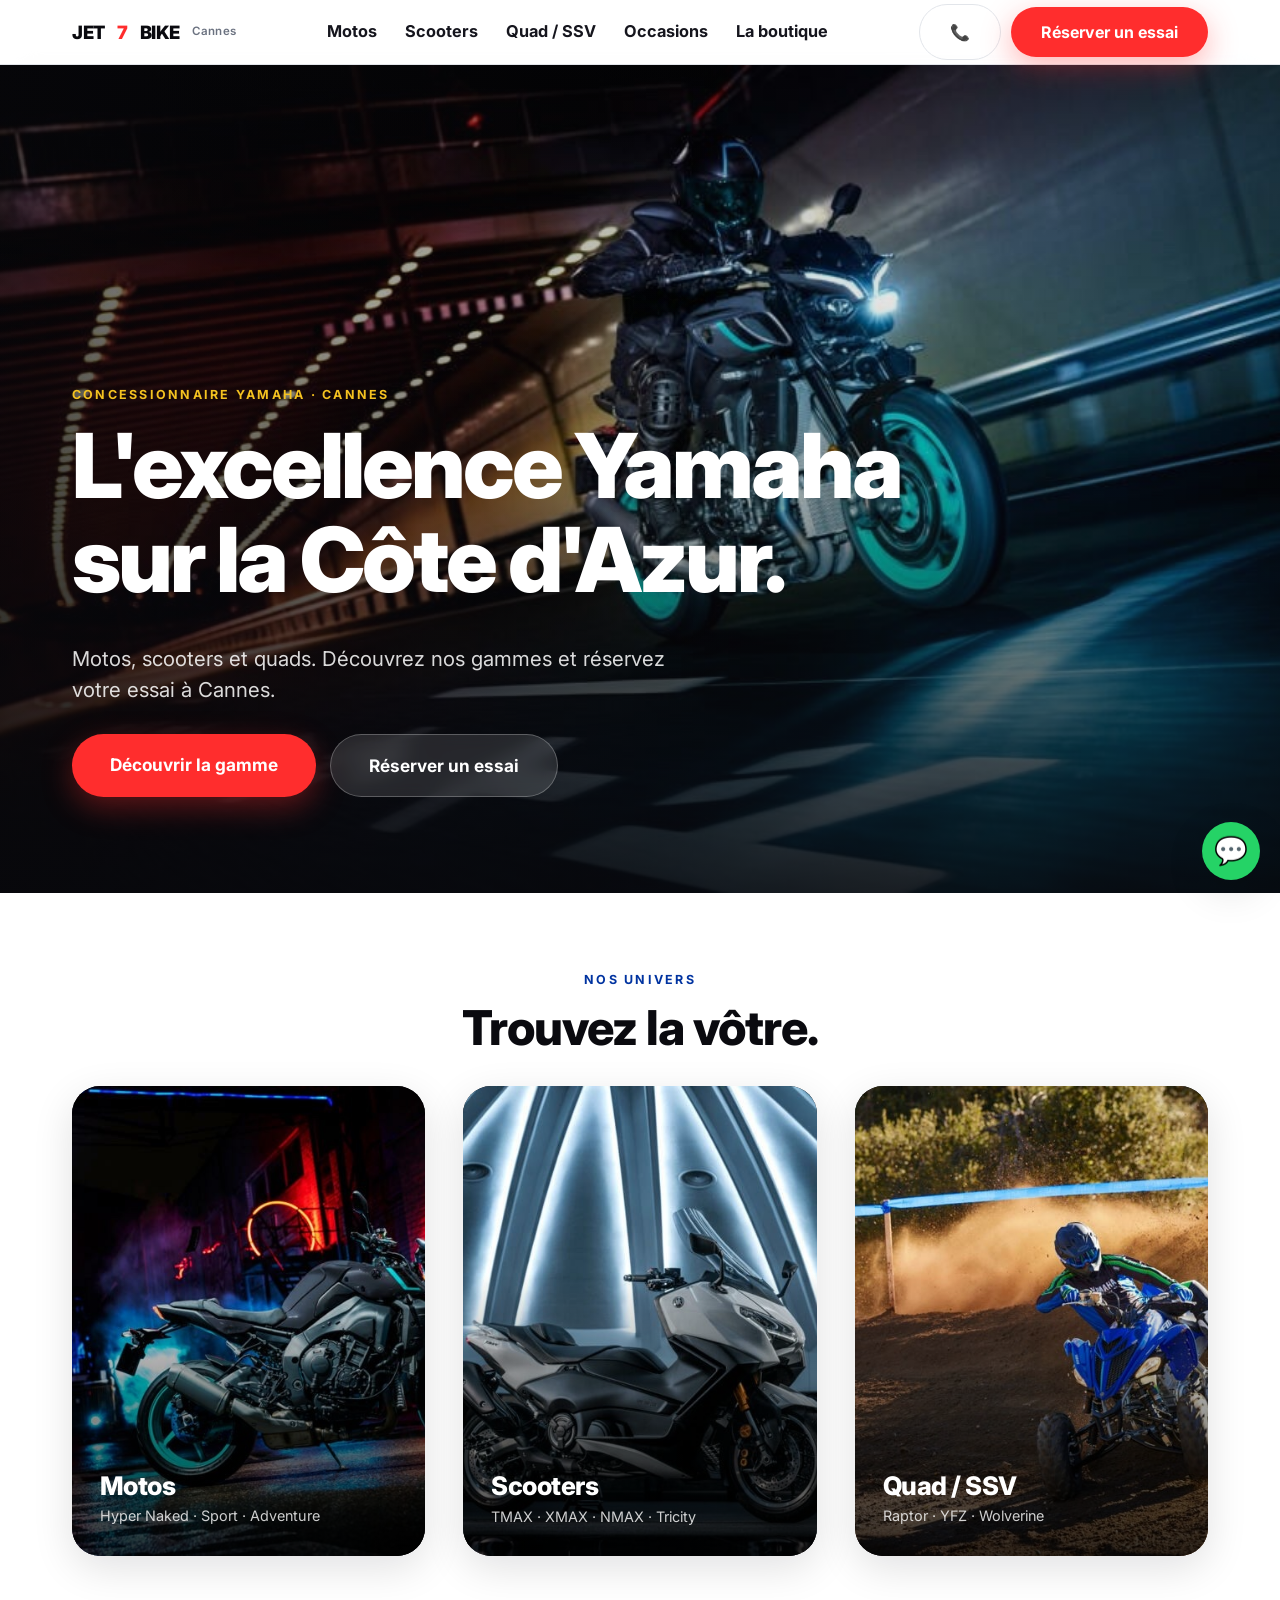
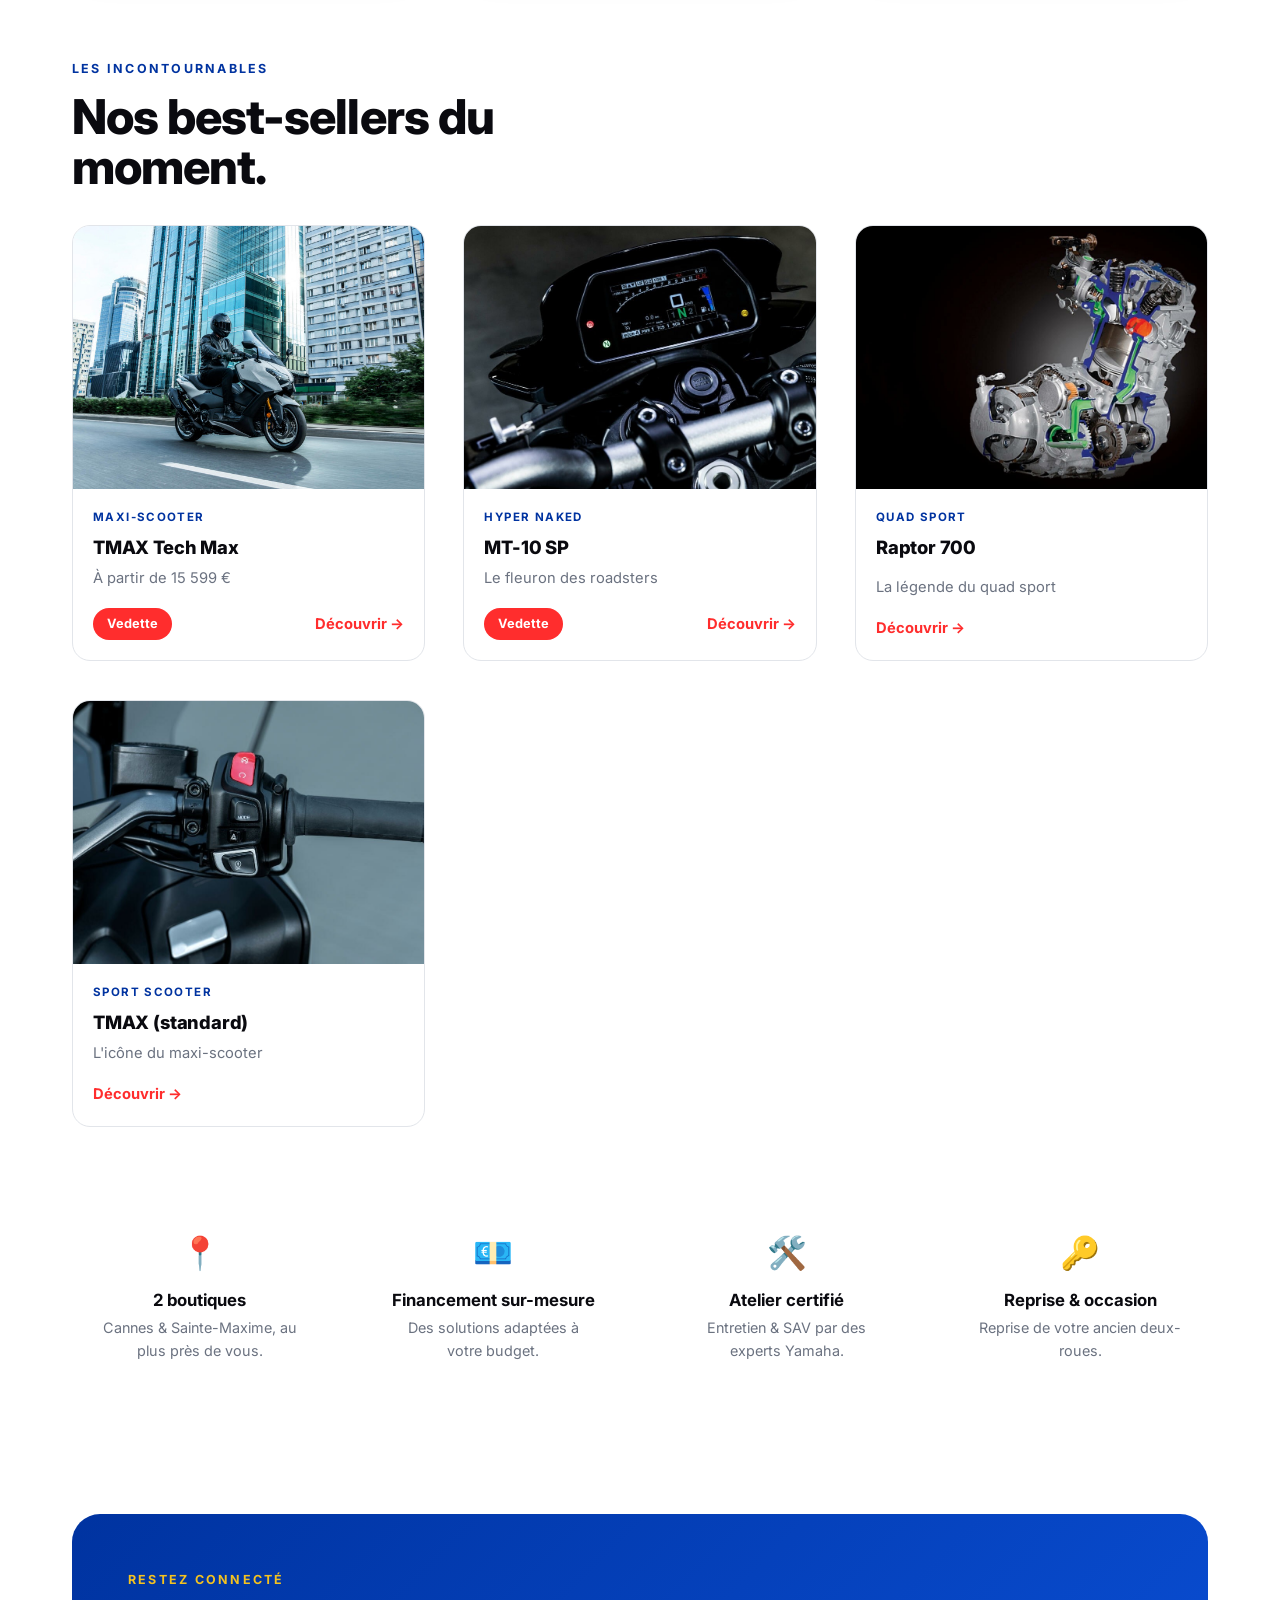
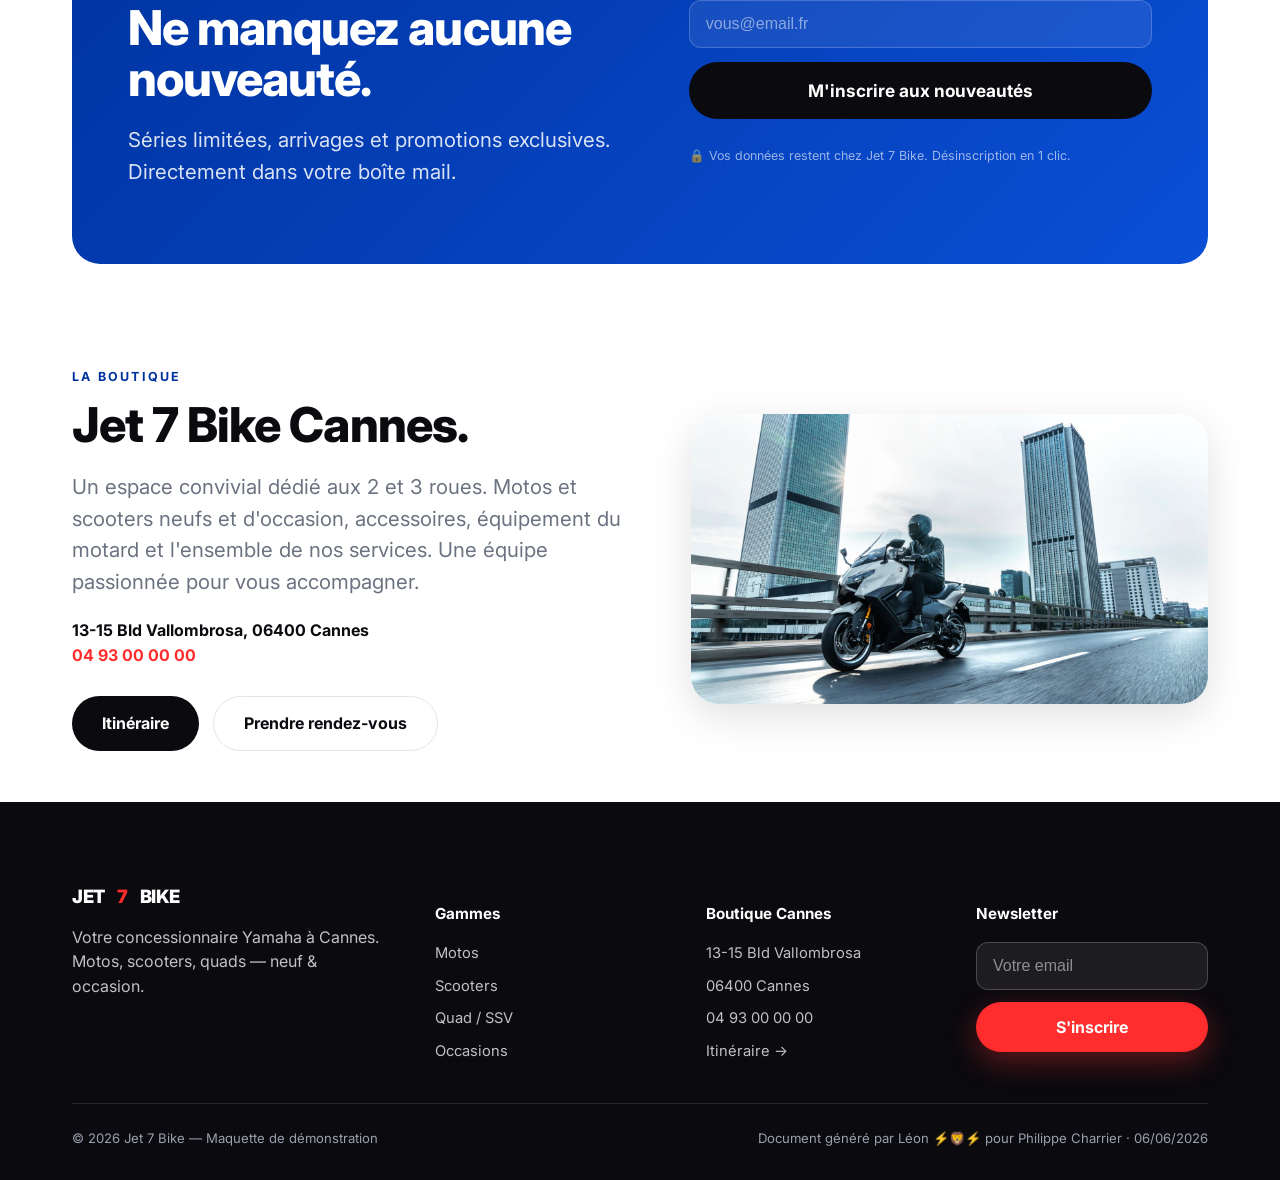
<file: index.html>
<!doctype html>
<html lang="fr">
<head>
<meta charset="utf-8">
<meta name="viewport" content="width=device-width, initial-scale=1">
<title>Jet 7 Bike — Concessionnaire Yamaha à Cannes | Motos, Scooters, Quads</title>
<meta name="description" content="Jet 7 Bike, votre concessionnaire Yamaha à Cannes (06) et Sainte-Maxime. Motos, scooters, quads et SSV Yamaha neufs & occasion. Réservez un essai gratuit, demandez un devis, financement et reprise.">
<meta name="keywords" content="concessionnaire Yamaha Cannes, Yamaha Sainte-Maxime, moto Yamaha Cannes, scooter Yamaha, quad Yamaha, TMAX, MT-10, Raptor, Jet 7 Bike, essai moto Côte d'Azur">
<meta name="robots" content="index, follow, max-image-preview:large">
<link rel="canonical" href="https://philippecharrier.github.io/jet7bike-cannes/">
<meta name="geo.region" content="FR-06"><meta name="geo.placename" content="Cannes"><meta name="geo.position" content="43.5528;7.0174"><meta name="ICBM" content="43.5528, 7.0174">
<meta property="og:type" content="website">
<meta property="og:title" content="Jet 7 Bike — Concessionnaire Yamaha à Cannes">
<meta property="og:description" content="Motos, scooters et quads Yamaha à Cannes et Sainte-Maxime. Essai gratuit, devis, financement.">
<meta property="og:image" content="https://philippecharrier.github.io/jet7bike-cannes/assets/img/mt10-of-action.jpg">
<meta property="og:url" content="https://philippecharrier.github.io/jet7bike-cannes/">
<meta property="og:locale" content="fr_FR"><meta property="og:site_name" content="Jet 7 Bike">
<meta name="twitter:card" content="summary_large_image">
<meta name="twitter:title" content="Jet 7 Bike — Concessionnaire Yamaha à Cannes">
<meta name="twitter:image" content="https://philippecharrier.github.io/jet7bike-cannes/assets/img/mt10-of-action.jpg">
<link rel="preconnect" href="https://fonts.googleapis.com">
<link rel="preconnect" href="https://fonts.gstatic.com" crossorigin>
<link href="https://fonts.googleapis.com/css2?family=Inter:wght@400;500;600;700;800;900&display=swap" rel="stylesheet">
<link rel="stylesheet" href="assets/style.css">
<script type="application/ld+json">
{
  "@context": "https://schema.org",
  "@graph": [
    {
      "@type": "AutoDealer",
      "@id": "https://philippecharrier.github.io/jet7bike-cannes/#dealer",
      "name": "Jet 7 Bike",
      "description": "Concessionnaire officiel Yamaha à Cannes et Sainte-Maxime : motos, scooters, quads et SSV neufs et d'occasion. Essai, financement, reprise, atelier et SAV.",
      "url": "https://philippecharrier.github.io/jet7bike-cannes/",
      "telephone": "+33493000000",
      "image": "https://philippecharrier.github.io/jet7bike-cannes/assets/img/mt10-of-action.jpg",
      "brand": {"@type":"Brand","name":"Yamaha"},
      "priceRange": "€€",
      "address": {"@type": "PostalAddress", "streetAddress": "13-15 Bld Vallombrosa", "addressLocality": "Cannes", "postalCode": "06400", "addressRegion": "Alpes-Maritimes", "addressCountry": "FR"},
      "geo": {"@type": "GeoCoordinates", "latitude": 43.5528, "longitude": 7.0174},
      "areaServed": ["Cannes", "Sainte-Maxime", "Alpes-Maritimes", "Var", "Côte d'Azur"],
      "makesOffer": [
        {"@type":"Offer","itemOffered":{"@type":"Product","name":"Yamaha TMAX Tech Max","category":"Scooter"}},
        {"@type":"Offer","itemOffered":{"@type":"Product","name":"Yamaha MT-10 SP","category":"Moto"}},
        {"@type":"Offer","itemOffered":{"@type":"Product","name":"Yamaha Raptor 700","category":"Quad"}}
      ]
    },
    {
      "@type": "WebSite",
      "name": "Jet 7 Bike",
      "url": "https://philippecharrier.github.io/jet7bike-cannes/",
      "inLanguage": "fr-FR",
      "publisher": {"@id": "https://philippecharrier.github.io/jet7bike-cannes/#dealer"}
    }
  ]
}
</script>
</head>
<body>

<!-- HEADER -->
<header class="site-header">
  <div class="container nav">
    <a class="brand" href="index.html">JET<span class="spark">7</span>BIKE <small>Cannes</small></a>
    <nav class="nav-links">
      <a href="#motos">Motos</a>
      <a href="#scooters">Scooters</a>
      <a href="#quad">Quad / SSV</a>
      <a href="#occasions">Occasions</a>
      <a href="#boutique">La boutique</a>
    </nav>
    <div class="nav-cta">
      <a class="btn btn--line" href="tel:+33493000000" aria-label="Appeler">📞</a>
      <button class="btn btn--primary" data-modal="essai">Réserver un essai</button>
    </div>
    <button class="burger" aria-label="Menu"><span></span><span></span><span></span></button>
  </div>
</header>

<!-- HERO -->
<section class="hero">
  <img class="hero__bg" src="assets/img/mt10-of-action.jpg" alt="Yamaha sur la Côte d'Azur">
  <div class="container hero__inner">
    <p class="eyebrow eyebrow--light">Concessionnaire Yamaha · Cannes</p>
    <h1 class="display">L'excellence Yamaha<br>sur la Côte d'Azur.</h1>
    <p class="lead">Motos, scooters et quads. Découvrez nos gammes et réservez votre essai à Cannes.</p>
    <div class="hero__cta">
      <a class="btn btn--primary btn--lg" href="#motos">Découvrir la gamme</a>
      <button class="btn btn--ghost btn--lg" data-modal="essai">Réserver un essai</button>
    </div>
  </div>
</section>

<!-- CATÉGORIES -->
<section class="section" id="motos">
  <div class="container">
    <div class="sec-head center"><p class="eyebrow">Nos univers</p><h2>Trouvez la vôtre.</h2></div>
    <div class="cat-grid reveal">
      <a class="cat-card" href="produits/mt-10-sp.html"><img src="assets/img/mt10-of-action2.jpg" alt="Motos Yamaha — MT-10 SP"><div class="cat-card__body"><h3>Motos</h3><span>Hyper Naked · Sport · Adventure</span></div></a>
      <a class="cat-card" id="scooters" href="produits/tmax-tech-max.html"><img src="assets/img/tmax-of-action1.jpg" alt="Scooters Yamaha — TMAX"><div class="cat-card__body"><h3>Scooters</h3><span>TMAX · XMAX · NMAX · Tricity</span></div></a>
      <a class="cat-card" id="quad" href="produits/raptor-700.html"><img src="assets/img/raptor-of-action.jpg" alt="Quad et SSV Yamaha — Raptor 700"><div class="cat-card__body"><h3>Quad / SSV</h3><span>Raptor · YFZ · Wolverine</span></div></a>
    </div>
  </div>
</section>

<!-- BEST-SELLERS -->
<section class="section--tight">
  <div class="container">
    <div class="sec-head"><p class="eyebrow">Les incontournables</p><h2>Nos best-sellers du moment.</h2></div>
    <div class="model-grid reveal">
      <a class="model-card" href="produits/tmax-tech-max.html">
        <div class="model-card__media"><img src="assets/img/tmax-2.jpg" alt="TMAX Tech Max"></div>
        <div class="model-card__body"><span class="model-card__cat">Maxi-scooter</span><span class="model-card__name">TMAX Tech Max</span>
        <span class="model-card__price">À partir de 15 599 €</span>
        <div class="model-card__foot"><span class="badge badge--new">Vedette</span><span class="model-card__link">Découvrir →</span></div></div>
      </a>
      <a class="model-card" href="produits/mt-10-sp.html">
        <div class="model-card__media"><img src="assets/img/mt10-of-1.jpg" alt="MT-10 SP"></div>
        <div class="model-card__body"><span class="model-card__cat">Hyper Naked</span><span class="model-card__name">MT-10 SP</span>
        <span class="model-card__price">Le fleuron des roadsters</span>
        <div class="model-card__foot"><span class="badge badge--new">Vedette</span><span class="model-card__link">Découvrir →</span></div></div>
      </a>
      <a class="model-card" href="produits/raptor-700.html">
        <div class="model-card__media"><img src="assets/img/raptor-of-1.jpg" alt="Raptor 700"></div>
        <div class="model-card__body"><span class="model-card__cat">Quad sport</span><span class="model-card__name">Raptor 700</span>
        <span class="model-card__price">La légende du quad sport</span>
        <div class="model-card__foot"><span class="model-card__link">Découvrir →</span></div></div>
      </a>
      <a class="model-card" href="produits/tmax-tech-max.html">
        <div class="model-card__media"><img src="assets/img/tmax-of-profil.jpg" alt="TMAX détail"></div>
        <div class="model-card__body"><span class="model-card__cat">Sport Scooter</span><span class="model-card__name">TMAX (standard)</span>
        <span class="model-card__price">L'icône du maxi-scooter</span>
        <div class="model-card__foot"><span class="model-card__link">Découvrir →</span></div></div>
      </a>
    </div>
  </div>
</section>

<!-- RÉASSURANCE -->
<section class="section--tight">
  <div class="container">
    <div class="trust reveal">
      <div class="trust__item"><div class="trust__ic">📍</div><h4>2 boutiques</h4><p>Cannes & Sainte-Maxime, au plus près de vous.</p></div>
      <div class="trust__item"><div class="trust__ic">💶</div><h4>Financement sur-mesure</h4><p>Des solutions adaptées à votre budget.</p></div>
      <div class="trust__item"><div class="trust__ic">🛠️</div><h4>Atelier certifié</h4><p>Entretien & SAV par des experts Yamaha.</p></div>
      <div class="trust__item"><div class="trust__ic">🔑</div><h4>Reprise & occasion</h4><p>Reprise de votre ancien deux-roues.</p></div>
    </div>
  </div>
</section>

<!-- CAPTURE EMAIL -->
<section class="section">
  <div class="container">
    <div class="lead-block lead-block--blue reveal">
      <div class="lead-grid">
        <div>
          <p class="eyebrow eyebrow--light">Restez connecté</p>
          <h2 style="color:#fff">Ne manquez aucune nouveauté.</h2>
          <p class="lead" style="color:rgba(255,255,255,.85)">Séries limitées, arrivages et promotions exclusives. Directement dans votre boîte mail.</p>
        </div>
        <div>
          <form class="form" data-newsletter>
            <div class="field"><input class="input" type="email" placeholder="vous@email.fr" required></div>
            <button class="btn btn--dark btn--wide btn--lg" type="submit">M'inscrire aux nouveautés</button>
            <p class="consent">🔒 Vos données restent chez Jet 7 Bike. Désinscription en 1 clic.</p>
          </form>
        </div>
      </div>
    </div>
  </div>
</section>

<!-- BOUTIQUE -->
<section class="section--tight" id="boutique">
  <div class="container">
    <div class="lead-grid reveal">
      <div>
        <p class="eyebrow">La boutique</p>
        <h2>Jet 7 Bike Cannes.</h2>
        <p class="lead">Un espace convivial dédié aux 2 et 3 roues. Motos et scooters neufs et d'occasion, accessoires, équipement du motard et l'ensemble de nos services. Une équipe passionnée pour vous accompagner.</p>
        <p style="margin-top:18px"><strong>13-15 Bld Vallombrosa, 06400 Cannes</strong><br><a href="tel:+33493000000" style="color:var(--accent);font-weight:700">04 93 00 00 00</a></p>
        <div class="hero__cta">
          <a class="btn btn--dark" href="https://www.google.fr/maps/?q=JET 7 BIKE,13-15 BLD VALLOMBROSA 06400 CANNES" target="_blank" rel="noopener">Itinéraire</a>
          <button class="btn btn--line" data-modal="essai">Prendre rendez-vous</button>
        </div>
      </div>
      <img src="assets/img/tmax-3.jpg" alt="Boutique Jet 7 Bike" style="border-radius:var(--radius-lg);box-shadow:var(--shadow)" loading="lazy">
    </div>
  </div>
</section>

<!-- FOOTER -->
<footer class="footer">
  <div class="container">
    <div class="footer-grid">
      <div>
        <a class="brand" href="index.html" style="color:#fff">JET<span class="spark">7</span>BIKE</a>
        <p style="margin-top:14px;max-width:32ch">Votre concessionnaire Yamaha à Cannes. Motos, scooters, quads — neuf & occasion.</p>
      </div>
      <div><h4>Gammes</h4><ul><li><a href="#motos">Motos</a></li><li><a href="#scooters">Scooters</a></li><li><a href="#quad">Quad / SSV</a></li><li><a href="#occasions">Occasions</a></li></ul></div>
      <div><h4>Boutique Cannes</h4><ul><li>13-15 Bld Vallombrosa</li><li>06400 Cannes</li><li><a href="tel:+33493000000">04 93 00 00 00</a></li><li><a href="https://www.google.fr/maps/?q=JET 7 BIKE,13-15 BLD VALLOMBROSA 06400 CANNES" target="_blank" rel="noopener">Itinéraire →</a></li></ul></div>
      <div><h4>Newsletter</h4><form data-newsletter><div class="field"><input class="input" style="background:rgba(255,255,255,.08)" type="email" placeholder="Votre email" required></div><button class="btn btn--primary btn--wide mt-s" type="submit">S'inscrire</button></form></div>
    </div>
    <div class="footer-bottom"><span>© 2026 Jet 7 Bike — Maquette de démonstration</span><span>Document généré par Léon ⚡️🦁⚡️ pour Philippe Charrier · 06/06/2026</span></div>
  </div>
</footer>

<!-- WHATSAPP -->
<a class="fab-wa" href="https://wa.me/33600000000?text=Bonjour%20Jet%207%20Bike" target="_blank" rel="noopener" aria-label="WhatsApp">💬</a>

<div id="modal-root"></div>
<script src="assets/app.js"></script>
</body>
</html>
</file>
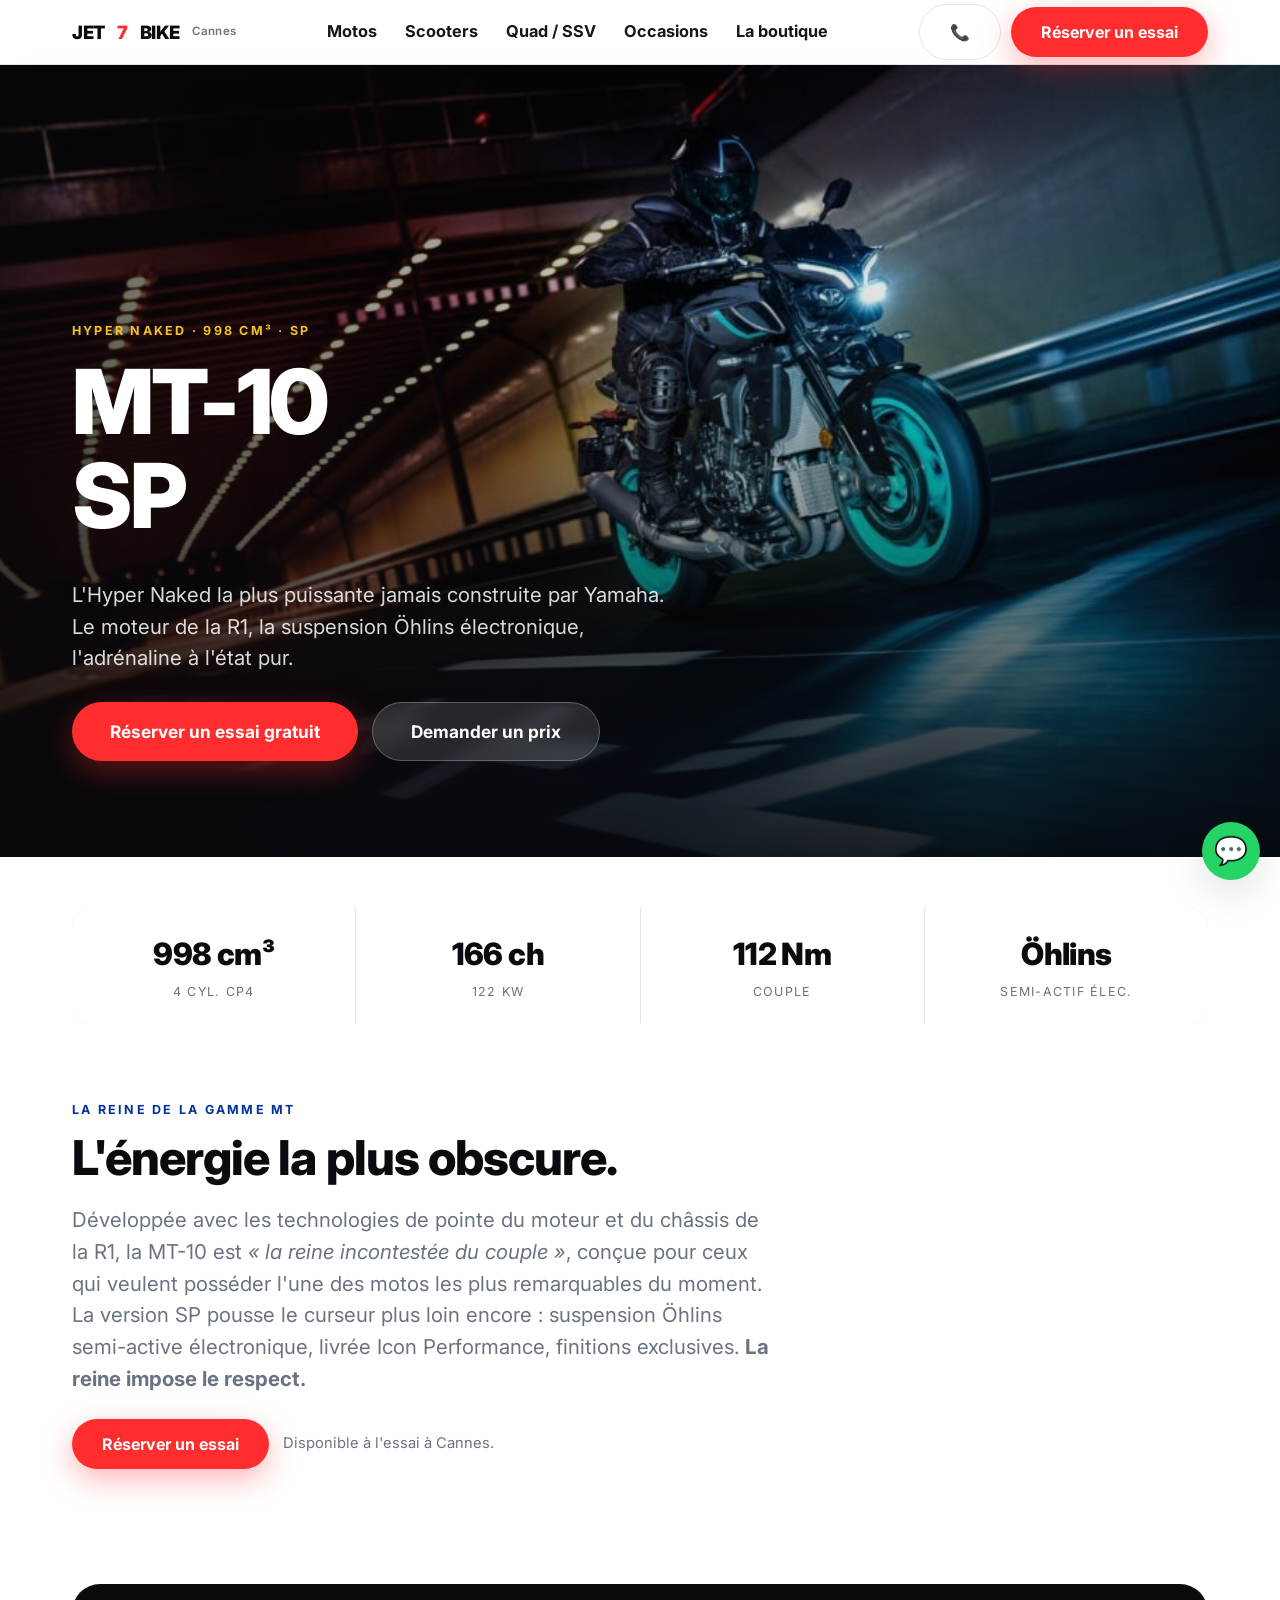
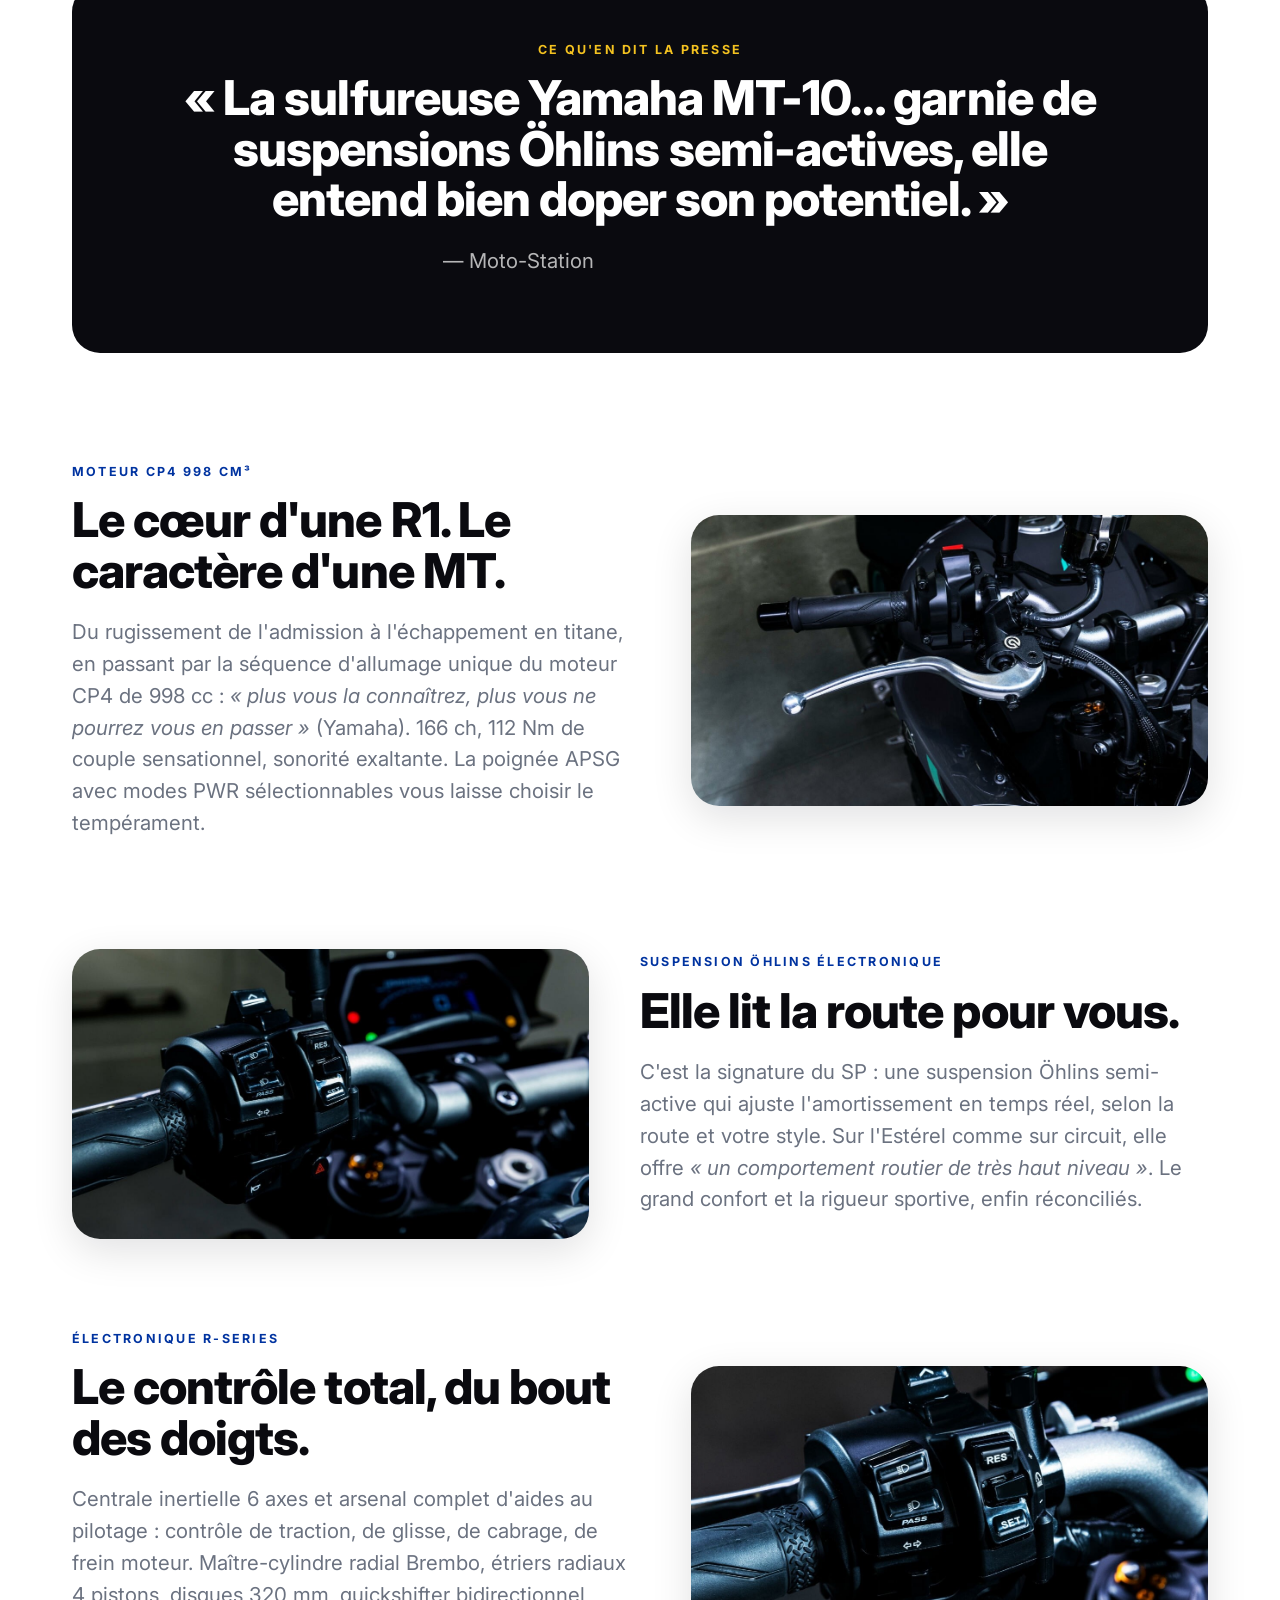
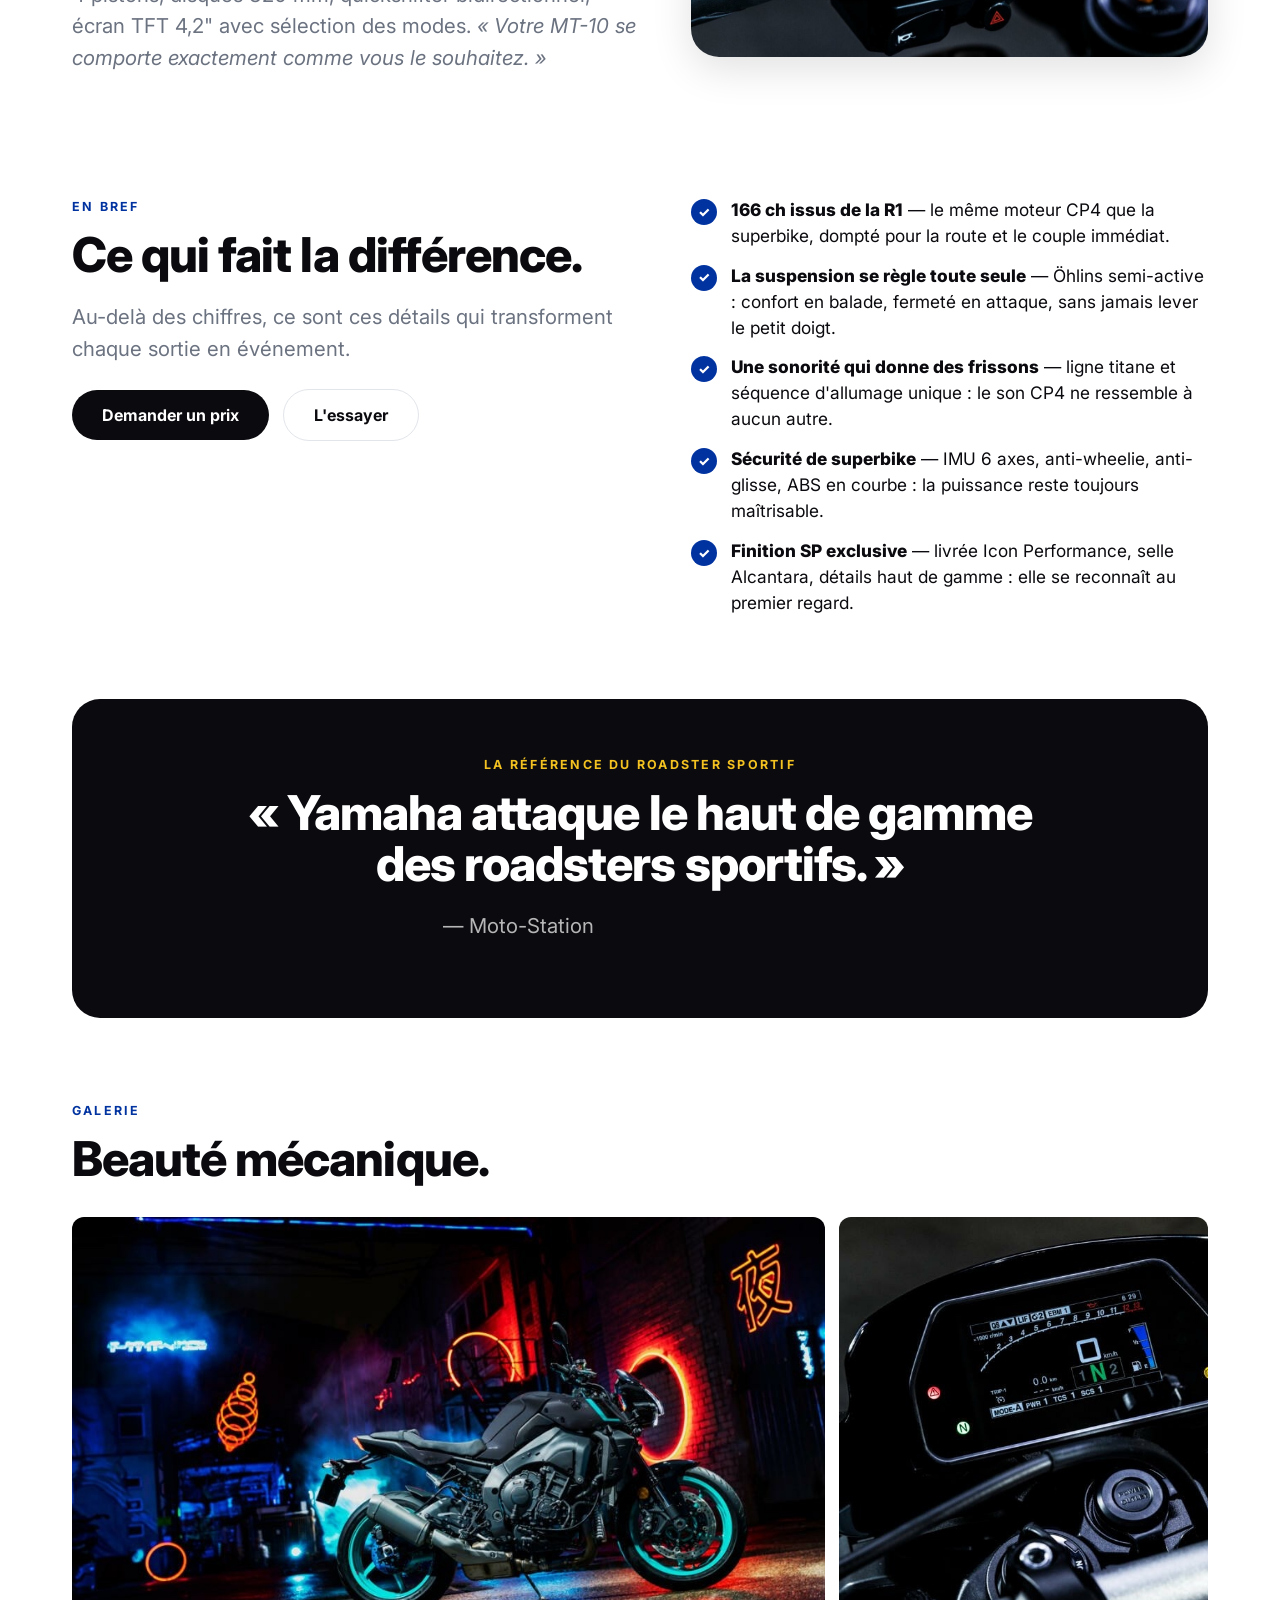
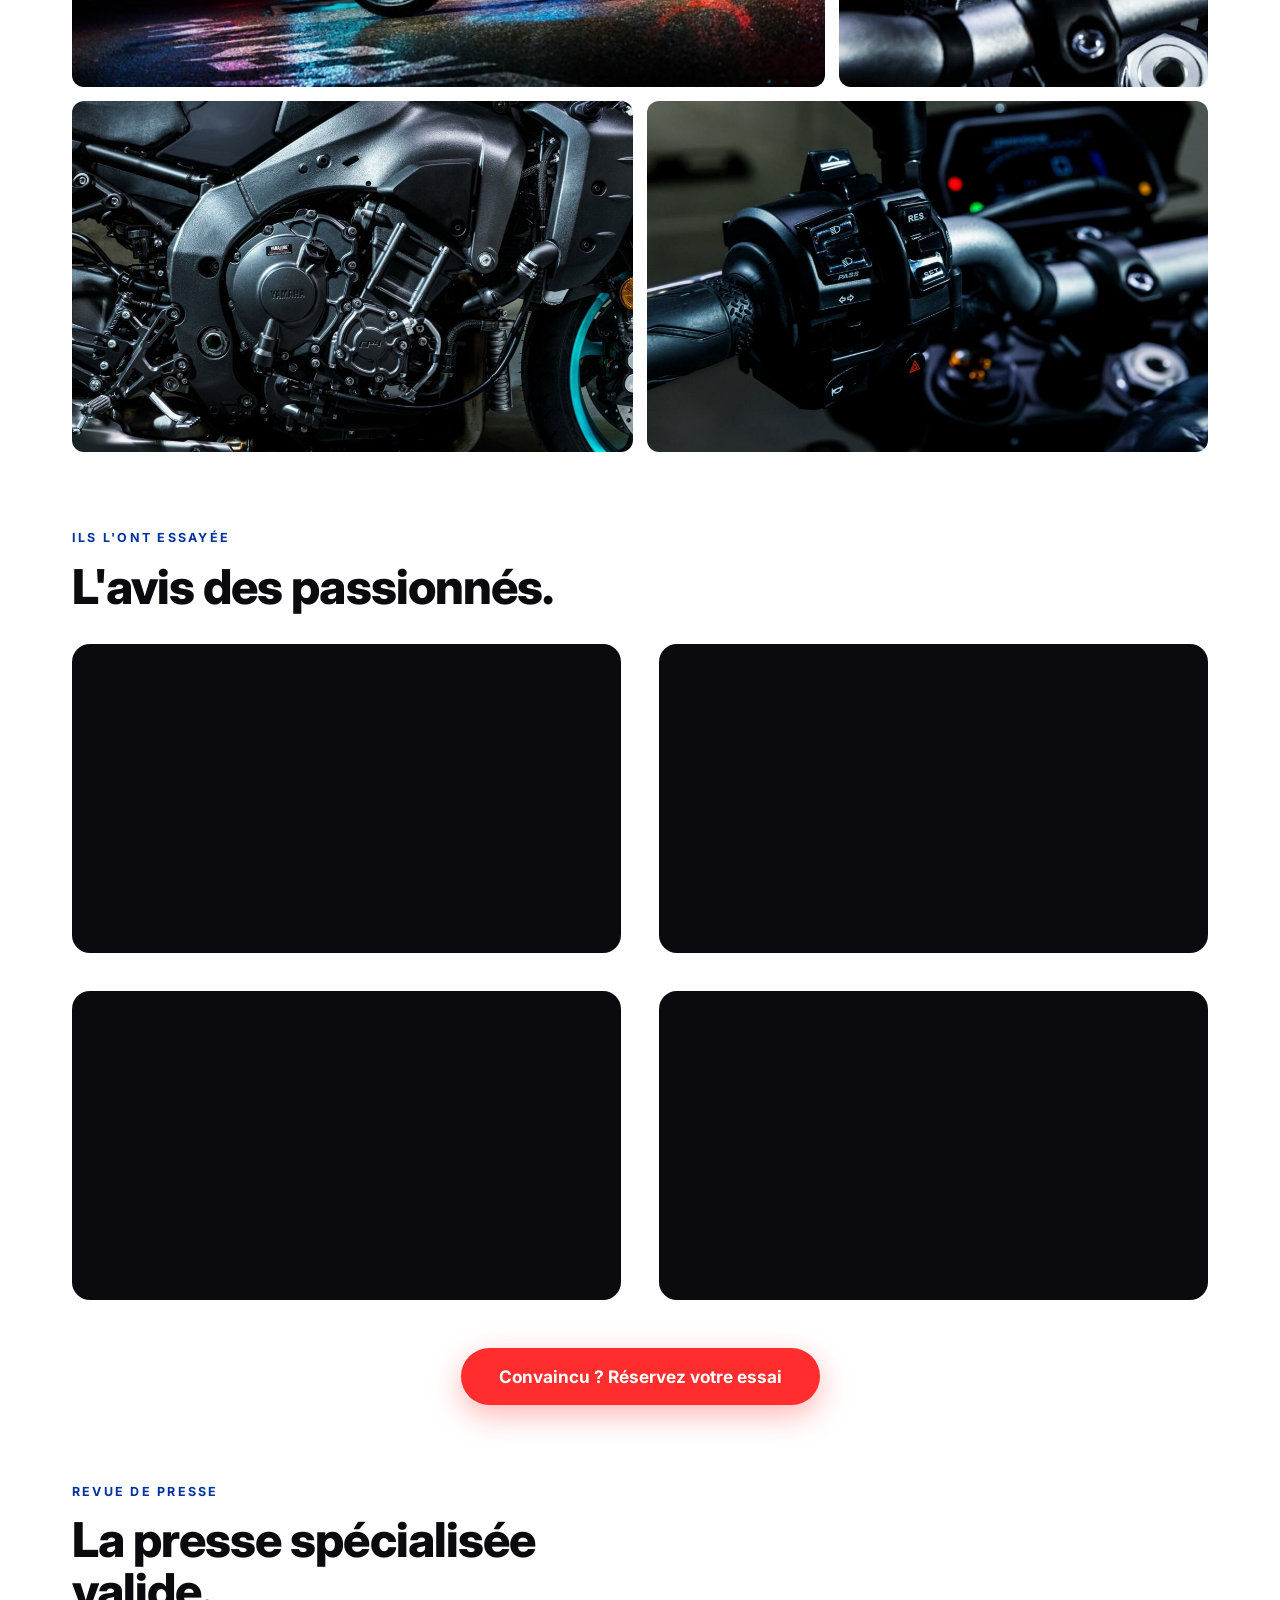
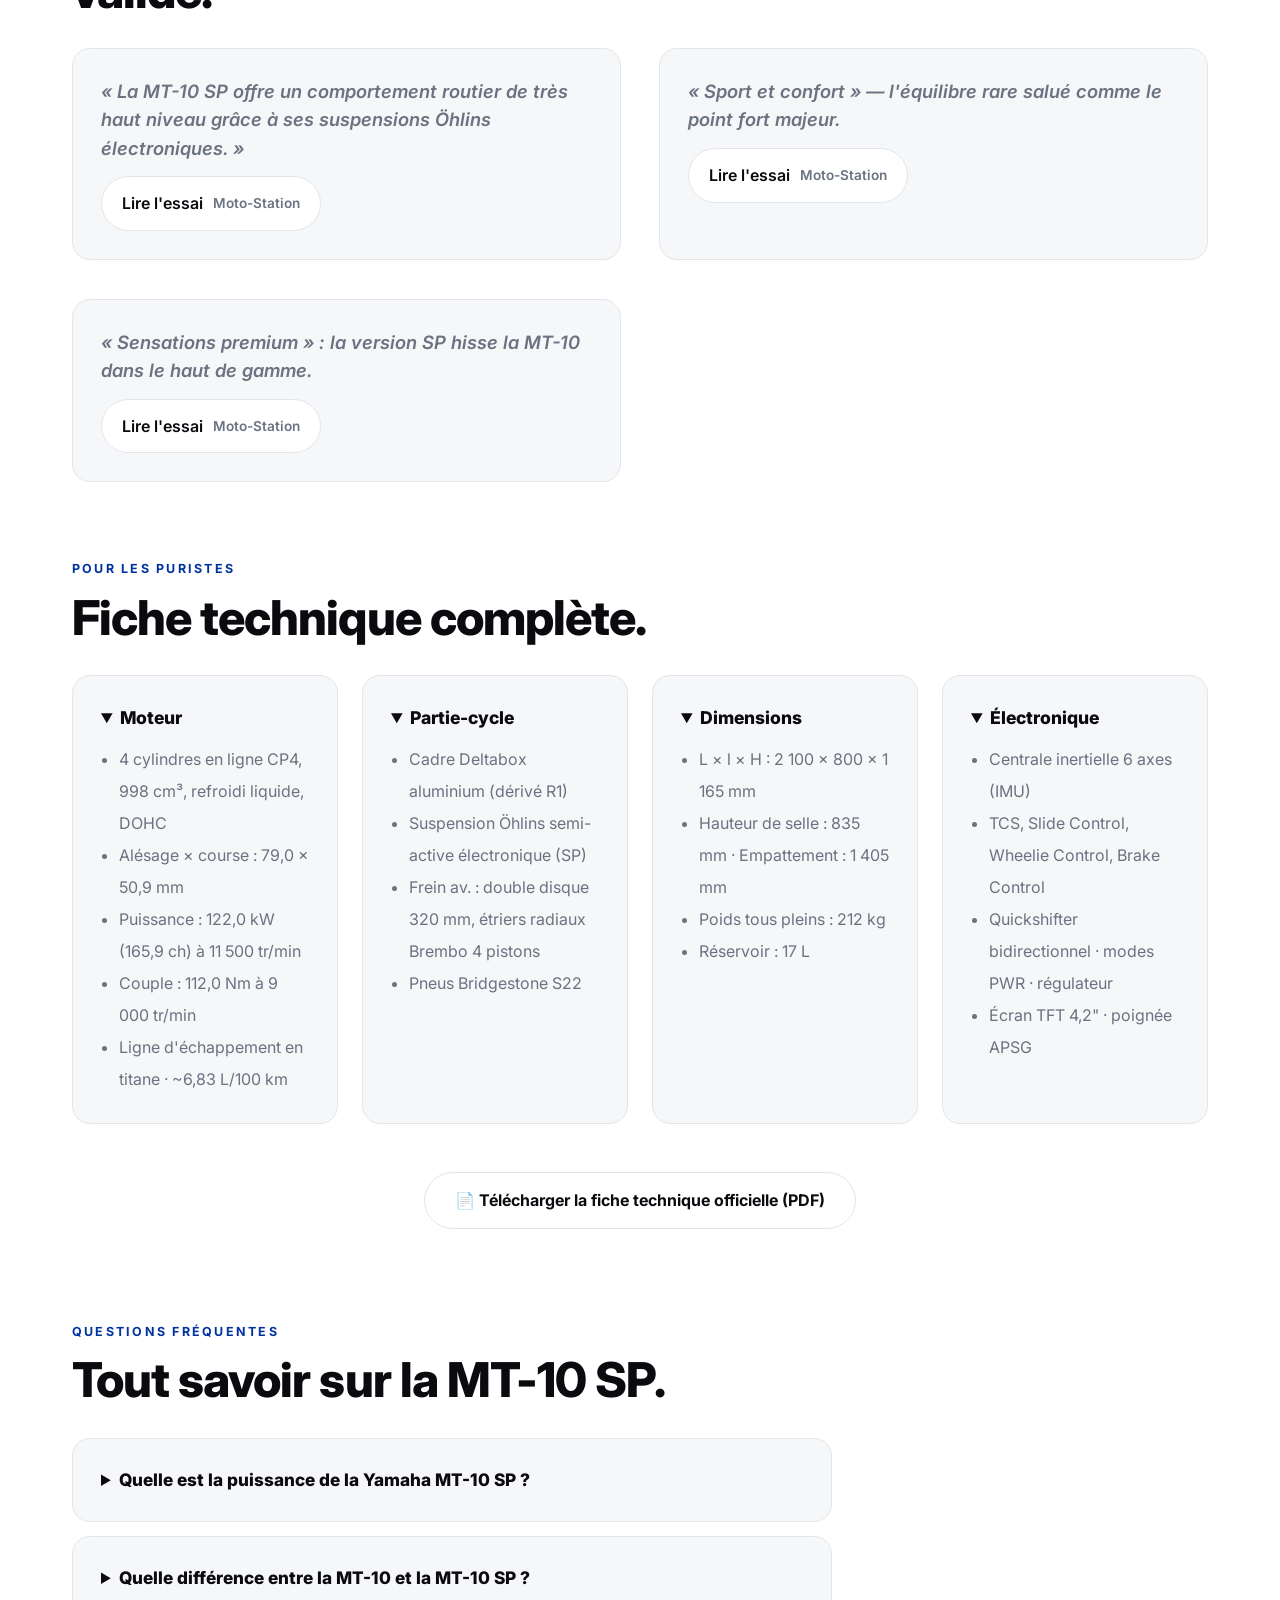
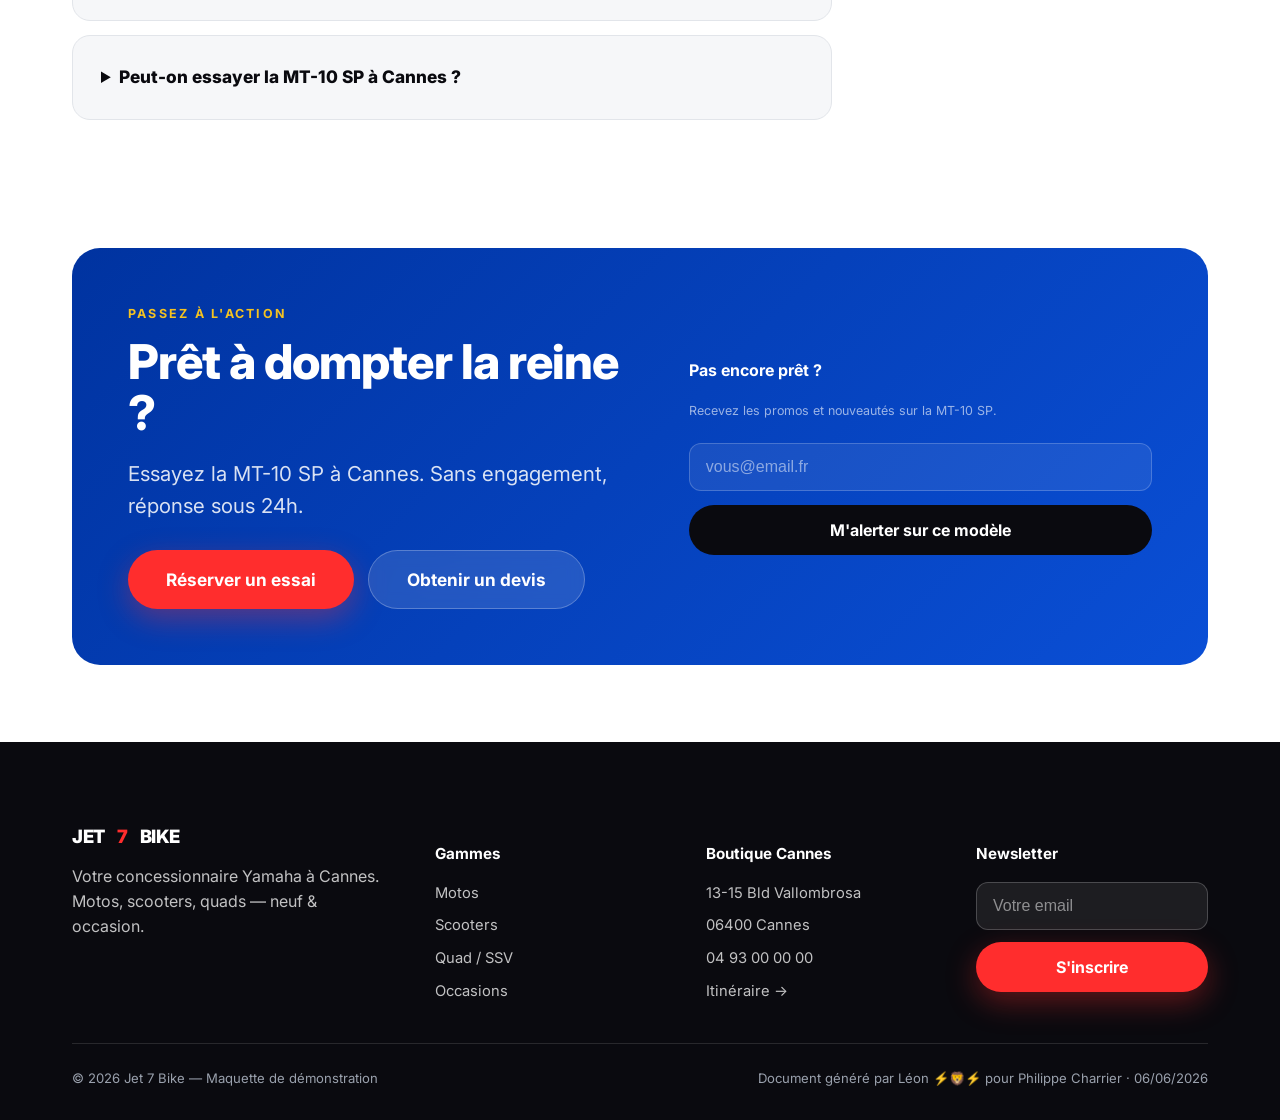
<file: produits/mt-10-sp.html>
<!doctype html>
<html lang="fr">
<head>
<meta charset="utf-8">
<meta name="viewport" content="width=device-width, initial-scale=1">
<title>Yamaha MT-10 SP à Cannes — Prix, essai, fiche | Jet 7 Bike</title>
<meta name="description" content="Yamaha MT-10 SP chez Jet 7 Bike, concessionnaire Yamaha à Cannes : moteur CP4 998 cm³ dérivé R1, 166 ch, suspension Öhlins semi-active électronique, IMU 6 axes. Réservez votre essai gratuit.">
<meta name="keywords" content="Yamaha MT-10 SP, MT-10, roadster Yamaha, Hyper Naked, moto Cannes, concessionnaire Yamaha Cannes, essai MT-10, prix MT-10 SP, Jet 7 Bike">
<meta name="robots" content="index, follow, max-image-preview:large">
<link rel="canonical" href="https://philippecharrier.github.io/jet7bike-cannes/produits/mt-10-sp.html">
<meta name="geo.region" content="FR-06"><meta name="geo.placename" content="Cannes"><meta name="geo.position" content="43.5528;7.0174"><meta name="ICBM" content="43.5528, 7.0174">
<meta property="og:type" content="product">
<meta property="og:title" content="Yamaha MT-10 SP — Jet 7 Bike Cannes">
<meta property="og:description" content="L'Hyper Naked la plus puissante de Yamaha. Moteur R1 166 ch, suspension Öhlins électronique. Essai gratuit à Cannes.">
<meta property="og:image" content="https://philippecharrier.github.io/jet7bike-cannes/assets/img/mt10-of-action.jpg">
<meta property="og:url" content="https://philippecharrier.github.io/jet7bike-cannes/produits/mt-10-sp.html">
<meta property="og:locale" content="fr_FR"><meta property="og:site_name" content="Jet 7 Bike">
<meta name="twitter:card" content="summary_large_image">
<meta name="twitter:title" content="Yamaha MT-10 SP — Jet 7 Bike Cannes">
<meta name="twitter:image" content="https://philippecharrier.github.io/jet7bike-cannes/assets/img/mt10-of-action.jpg">
<link rel="preconnect" href="https://fonts.googleapis.com">
<link rel="preconnect" href="https://fonts.gstatic.com" crossorigin>
<link href="https://fonts.googleapis.com/css2?family=Inter:wght@400;500;600;700;800;900&display=swap" rel="stylesheet">
<link rel="stylesheet" href="../assets/style.css">
<script type="application/ld+json">
{
  "@context": "https://schema.org",
  "@graph": [
    {
      "@type": ["Product", "Motorcycle"],
      "name": "Yamaha MT-10 SP",
      "image": "https://philippecharrier.github.io/jet7bike-cannes/assets/img/mt10-of-action.jpg",
      "description": "Roadster Hyper Naked haut de gamme Yamaha. Moteur 4 cylindres CP4 998 cm³ dérivé de la R1 (166 ch), châssis Deltabox aluminium, suspension Öhlins semi-active électronique, centrale inertielle 6 axes.",
      "brand": {"@type": "Brand", "name": "Yamaha"},
      "model": "MT-10 SP",
      "vehicleConfiguration": "Roadster Hyper Naked",
      "vehicleEngine": {"@type": "EngineSpecification", "engineDisplacement": {"@type":"QuantitativeValue","value":998,"unitCode":"CMQ"}, "enginePower": {"@type":"QuantitativeValue","value":122,"unitCode":"KWT"}},
      "fuelType": "Essence",
      "offers": {"@type": "Offer", "priceCurrency": "EUR", "availability": "https://schema.org/InStock", "itemCondition": "https://schema.org/NewCondition", "seller": {"@type": "AutoDealer", "name": "Jet 7 Bike"}}
    },
    {
      "@type": "AutoDealer", "name": "Jet 7 Bike", "@id": "https://philippecharrier.github.io/jet7bike-cannes/#dealer",
      "url": "https://philippecharrier.github.io/jet7bike-cannes/", "telephone": "+33493000000", "brand": {"@type":"Brand","name":"Yamaha"},
      "address": {"@type": "PostalAddress", "streetAddress": "13-15 Bld Vallombrosa", "addressLocality": "Cannes", "postalCode": "06400", "addressCountry": "FR"},
      "geo": {"@type": "GeoCoordinates", "latitude": 43.5528, "longitude": 7.0174}, "areaServed": ["Cannes", "Sainte-Maxime", "Côte d'Azur"]
    },
    {
      "@type": "BreadcrumbList",
      "itemListElement": [
        {"@type": "ListItem", "position": 1, "name": "Accueil", "item": "https://philippecharrier.github.io/jet7bike-cannes/"},
        {"@type": "ListItem", "position": 2, "name": "Motos", "item": "https://philippecharrier.github.io/jet7bike-cannes/#motos"},
        {"@type": "ListItem", "position": 3, "name": "MT-10 SP"}
      ]
    },
    {
      "@type": "FAQPage",
      "mainEntity": [
        {"@type": "Question", "name": "Quelle est la puissance de la Yamaha MT-10 SP ?", "acceptedAnswer": {"@type": "Answer", "text": "La MT-10 SP développe 166 ch (122 kW) à 11 500 tr/min grâce à son moteur 4 cylindres CP4 de 998 cm³ dérivé de la R1, pour un couple de 112 Nm."}},
        {"@type": "Question", "name": "Quelle différence entre la MT-10 et la MT-10 SP ?", "acceptedAnswer": {"@type": "Answer", "text": "La version SP se distingue par sa suspension Öhlins semi-active électronique, sa livrée Icon Performance, sa selle Alcantara et ses finitions haut de gamme exclusives."}},
        {"@type": "Question", "name": "Peut-on essayer la MT-10 SP à Cannes ?", "acceptedAnswer": {"@type": "Answer", "text": "Oui, Jet 7 Bike propose l'essai de la MT-10 SP dans sa concession de Cannes. Réservez en ligne, sans engagement, réponse sous 24h."}}
      ]
    }
  ]
}
</script>
</head>
<body data-model="Yamaha MT-10 SP">

<header class="site-header">
  <div class="container nav">
    <a class="brand" href="../index.html">JET<span class="spark">7</span>BIKE <small>Cannes</small></a>
    <nav class="nav-links">
      <a href="../index.html#motos">Motos</a>
      <a href="../index.html#scooters">Scooters</a>
      <a href="../index.html#quad">Quad / SSV</a>
      <a href="../index.html#occasions">Occasions</a>
      <a href="../index.html#boutique">La boutique</a>
    </nav>
    <div class="nav-cta">
      <a class="btn btn--line" href="tel:+33493000000" aria-label="Appeler">📞</a>
      <button class="btn btn--primary" data-modal="essai" data-model="Yamaha MT-10 SP">Réserver un essai</button>
    </div>
    <button class="burger" aria-label="Menu"><span></span><span></span><span></span></button>
  </div>
</header>

<!-- HERO -->
<section class="hero" style="min-height:88vh">
  <img class="hero__bg" src="../assets/img/mt10-of-action.jpg" alt="Yamaha MT-10 SP 2024 en conduite">
  <div class="container hero__inner">
    <p class="eyebrow eyebrow--light">Hyper Naked · 998 cm³ · SP</p>
    <h1 class="display">MT-10<br>SP</h1>
    <p class="lead">L'Hyper Naked la plus puissante jamais construite par Yamaha. Le moteur de la R1, la suspension Öhlins électronique, l'adrénaline à l'état pur.</p>
    <div class="hero__cta">
      <button class="btn btn--primary btn--lg" data-modal="essai" data-model="Yamaha MT-10 SP">Réserver un essai gratuit</button>
      <button class="btn btn--ghost btn--lg" data-modal="devis" data-model="Yamaha MT-10 SP">Demander un prix</button>
    </div>
  </div>
</section>

<!-- BANDEAU SPECS -->
<section class="section--tight">
  <div class="container">
    <div class="spec-bar reveal">
      <div class="spec-bar__item"><div class="spec-bar__val">998 cm³</div><div class="spec-bar__lbl">4 cyl. CP4</div></div>
      <div class="spec-bar__item"><div class="spec-bar__val">166 ch</div><div class="spec-bar__lbl">122 kW</div></div>
      <div class="spec-bar__item"><div class="spec-bar__val">112 Nm</div><div class="spec-bar__lbl">Couple</div></div>
      <div class="spec-bar__item"><div class="spec-bar__val">Öhlins</div><div class="spec-bar__lbl">Semi-actif élec.</div></div>
    </div>
  </div>
</section>

<!-- INTRO -->
<section class="section--tight">
  <div class="container">
    <div class="sec-head reveal" style="max-width:70ch">
      <p class="eyebrow">La reine de la gamme MT</p>
      <h2>L'énergie la plus obscure.</h2>
      <p class="lead">Développée avec les technologies de pointe du moteur et du châssis de la R1, la MT-10 est <em>« la reine incontestée du couple »</em>, conçue pour ceux qui veulent posséder l'une des motos les plus remarquables du moment. La version SP pousse le curseur plus loin encore : suspension Öhlins semi-active électronique, livrée Icon Performance, finitions exclusives. <strong>La reine impose le respect.</strong></p>
      <div class="cta-inline mt-m">
        <button class="btn btn--primary" data-modal="essai" data-model="Yamaha MT-10 SP">Réserver un essai</button>
        <span class="hint">Disponible à l'essai à Cannes.</span>
      </div>
    </div>
  </div>
</section>

<!-- CITATION NOIRE 1 -->
<section class="section--flush">
  <div class="container">
    <div class="lead-block reveal" style="text-align:center">
      <p class="eyebrow eyebrow--light" style="justify-content:center">Ce qu'en dit la presse</p>
      <h2 style="color:#fff;max-width:30ch;margin-inline:auto">« La sulfureuse Yamaha MT-10… garnie de suspensions Öhlins semi-actives, elle entend bien doper son potentiel. »</h2>
      <p class="lead" style="color:rgba(255,255,255,.7)">— Moto-Station</p>
    </div>
  </div>
</section>

<!-- SCROLL NARRATIF -->
<section class="section">
  <div class="container">
    <div class="lead-grid reveal" style="margin-bottom:clamp(40px,7vw,90px)">
      <div>
        <p class="eyebrow">Moteur CP4 998 cm³</p>
        <h2>Le cœur d'une R1. Le caractère d'une MT.</h2>
        <p class="lead">Du rugissement de l'admission à l'échappement en titane, en passant par la séquence d'allumage unique du moteur CP4 de 998 cc : <em>« plus vous la connaîtrez, plus vous ne pourrez vous en passer »</em> (Yamaha). 166 ch, 112 Nm de couple sensationnel, sonorité exaltante. La poignée APSG avec modes PWR sélectionnables vous laisse choisir le tempérament.</p>
      </div>
      <img src="../assets/img/mt10-of-2.jpg" alt="Moteur CP4 MT-10 SP" style="border-radius:var(--radius-lg);box-shadow:var(--shadow)" loading="lazy">
    </div>
    <div class="lead-grid reveal" style="direction:rtl;margin-bottom:clamp(40px,7vw,90px)">
      <div style="direction:ltr">
        <p class="eyebrow">Suspension Öhlins électronique</p>
        <h2>Elle lit la route pour vous.</h2>
        <p class="lead">C'est la signature du SP : une suspension Öhlins semi-active qui ajuste l'amortissement en temps réel, selon la route et votre style. Sur l'Estérel comme sur circuit, elle offre <em>« un comportement routier de très haut niveau »</em>. Le grand confort et la rigueur sportive, enfin réconciliés.</p>
      </div>
      <img style="direction:ltr;border-radius:var(--radius-lg);box-shadow:var(--shadow)" src="../assets/img/mt10-of-3.jpg" alt="Suspension Öhlins MT-10 SP" loading="lazy">
    </div>
    <div class="lead-grid reveal">
      <div>
        <p class="eyebrow">Électronique R-Series</p>
        <h2>Le contrôle total, du bout des doigts.</h2>
        <p class="lead">Centrale inertielle 6 axes et arsenal complet d'aides au pilotage : contrôle de traction, de glisse, de cabrage, de frein moteur. Maître-cylindre radial Brembo, étriers radiaux 4 pistons, disques 320 mm, quickshifter bidirectionnel, écran TFT 4,2" avec sélection des modes. <em>« Votre MT-10 se comporte exactement comme vous le souhaitez. »</em></p>
      </div>
      <img src="../assets/img/mt10-of-4.jpg" alt="Freinage Brembo MT-10 SP" style="border-radius:var(--radius-lg);box-shadow:var(--shadow)" loading="lazy">
    </div>
  </div>
</section>

<!-- BULLET LIST -->
<section class="section--tight">
  <div class="container">
    <div class="lead-grid reveal" style="align-items:start">
      <div>
        <p class="eyebrow">En bref</p>
        <h2>Ce qui fait la différence.</h2>
        <p class="lead" style="margin-bottom:24px">Au-delà des chiffres, ce sont ces détails qui transforment chaque sortie en événement.</p>
        <div class="cta-inline">
          <button class="btn btn--dark" data-modal="devis" data-model="Yamaha MT-10 SP">Demander un prix</button>
          <button class="btn btn--line" data-modal="essai" data-model="Yamaha MT-10 SP">L'essayer</button>
        </div>
      </div>
      <ul class="win-list">
        <li><span><strong>166 ch issus de la R1</strong> — le même moteur CP4 que la superbike, dompté pour la route et le couple immédiat.</span></li>
        <li><span><strong>La suspension se règle toute seule</strong> — Öhlins semi-active : confort en balade, fermeté en attaque, sans jamais lever le petit doigt.</span></li>
        <li><span><strong>Une sonorité qui donne des frissons</strong> — ligne titane et séquence d'allumage unique : le son CP4 ne ressemble à aucun autre.</span></li>
        <li><span><strong>Sécurité de superbike</strong> — IMU 6 axes, anti-wheelie, anti-glisse, ABS en courbe : la puissance reste toujours maîtrisable.</span></li>
        <li><span><strong>Finition SP exclusive</strong> — livrée Icon Performance, selle Alcantara, détails haut de gamme : elle se reconnaît au premier regard.</span></li>
      </ul>
    </div>
  </div>
</section>

<!-- CITATION NOIRE 2 -->
<section class="section--flush">
  <div class="container">
    <div class="lead-block reveal" style="text-align:center">
      <p class="eyebrow eyebrow--light" style="justify-content:center">La référence du roadster sportif</p>
      <h2 style="color:#fff;max-width:26ch;margin-inline:auto">« Yamaha attaque le haut de gamme des roadsters sportifs. »</h2>
      <p class="lead" style="color:rgba(255,255,255,.7)">— Moto-Station</p>
    </div>
  </div>
</section>

<!-- GALERIE -->
<section class="section--tight">
  <div class="container">
    <div class="sec-head"><p class="eyebrow">Galerie</p><h2>Beauté mécanique.</h2></div>
    <div class="gallery reveal">
      <img class="g-big" src="../assets/img/mt10-of-action2.jpg" alt="MT-10 SP en action" loading="lazy">
      <img class="g-sm" src="../assets/img/mt10-of-1.jpg" alt="MT-10 SP profil" loading="lazy">
      <img class="g-half" src="../assets/img/mt10-of-5.jpg" alt="MT-10 SP détail" loading="lazy">
      <img class="g-half" src="../assets/img/mt10-of-3.jpg" alt="MT-10 SP suspension" loading="lazy">
    </div>
  </div>
</section>

<!-- VIDÉOS -->
<section class="section--tight">
  <div class="container">
    <div class="sec-head"><p class="eyebrow">Ils l'ont essayée</p><h2>L'avis des passionnés.</h2></div>
    <div class="video-grid reveal">
      <div class="video-card"><iframe src="https://www.youtube.com/embed/biBfirfPNfo" title="MT-10 SP Suspensions Power — MOTORLIVE" loading="lazy" allowfullscreen></iframe></div>
      <div class="video-card"><iframe src="https://www.youtube.com/embed/Ngf3_qoAcqk" title="Yamaha MT-10 Essai 2022" loading="lazy" allowfullscreen></iframe></div>
      <div class="video-card"><iframe src="https://www.youtube.com/embed/4hbCHAhXEzI" title="Yamaha MT-10 et SP 2022 — EICMA" loading="lazy" allowfullscreen></iframe></div>
      <div class="video-card"><iframe src="https://www.youtube.com/embed/vlTX5B6-jig" title="2022 Yamaha MT-10 SP (UK)" loading="lazy" allowfullscreen></iframe></div>
    </div>
    <div class="center mt-l">
      <button class="btn btn--primary btn--lg" data-modal="essai" data-model="Yamaha MT-10 SP">Convaincu ? Réservez votre essai</button>
    </div>
  </div>
</section>

<!-- CITATIONS PRESSE -->
<section class="section--tight">
  <div class="container">
    <div class="sec-head"><p class="eyebrow">Revue de presse</p><h2>La presse spécialisée valide.</h2></div>
    <div class="features reveal">
      <div class="feature">
        <p style="font-size:1.15rem;font-weight:600;font-style:italic;margin:0 0 14px">« La MT-10 SP offre un comportement routier de très haut niveau grâce à ses suspensions Öhlins électroniques. »</p>
        <a class="press-chip" href="https://moto-station.com/moto-revue/essai/yamaha-mt-10-sp-suspendue-a-lelectro" target="_blank" rel="noopener">Lire l'essai <span class="src">Moto-Station</span></a>
      </div>
      <div class="feature">
        <p style="font-size:1.15rem;font-weight:600;font-style:italic;margin:0 0 14px">« Sport et confort » — l'équilibre rare salué comme le point fort majeur.</p>
        <a class="press-chip" href="https://moto-station.com/moto-revue/essai/yamaha-mt-10-sp-sport-et-confort" target="_blank" rel="noopener">Lire l'essai <span class="src">Moto-Station</span></a>
      </div>
      <div class="feature">
        <p style="font-size:1.15rem;font-weight:600;font-style:italic;margin:0 0 14px">« Sensations premium » : la version SP hisse la MT-10 dans le haut de gamme.</p>
        <a class="press-chip" href="https://moto-station.com/moto-revue/essai/essais-yamaha-mt-10-sp-tourer-edition" target="_blank" rel="noopener">Lire l'essai <span class="src">Moto-Station</span></a>
      </div>
    </div>
  </div>
</section>

<!-- SPECS COMPLÈTES -->
<section class="section--tight" id="specs">
  <div class="container">
    <div class="sec-head"><p class="eyebrow">Pour les puristes</p><h2>Fiche technique complète.</h2></div>
    <div class="reveal" style="display:grid;grid-template-columns:repeat(auto-fit,minmax(260px,1fr));gap:24px">
      <details class="feature" open><summary style="font-weight:800;font-size:1.1rem;cursor:pointer">Moteur</summary>
        <ul style="color:var(--muted);line-height:2;margin:12px 0 0;padding-left:18px">
          <li>4 cylindres en ligne CP4, 998 cm³, refroidi liquide, DOHC</li>
          <li>Alésage × course : 79,0 × 50,9 mm</li>
          <li>Puissance : 122,0 kW (165,9 ch) à 11 500 tr/min</li>
          <li>Couple : 112,0 Nm à 9 000 tr/min</li>
          <li>Ligne d'échappement en titane · ~6,83 L/100 km</li>
        </ul>
      </details>
      <details class="feature" open><summary style="font-weight:800;font-size:1.1rem;cursor:pointer">Partie-cycle</summary>
        <ul style="color:var(--muted);line-height:2;margin:12px 0 0;padding-left:18px">
          <li>Cadre Deltabox aluminium (dérivé R1)</li>
          <li>Suspension Öhlins semi-active électronique (SP)</li>
          <li>Frein av. : double disque 320 mm, étriers radiaux Brembo 4 pistons</li>
          <li>Pneus Bridgestone S22</li>
        </ul>
      </details>
      <details class="feature" open><summary style="font-weight:800;font-size:1.1rem;cursor:pointer">Dimensions</summary>
        <ul style="color:var(--muted);line-height:2;margin:12px 0 0;padding-left:18px">
          <li>L × l × H : 2 100 × 800 × 1 165 mm</li>
          <li>Hauteur de selle : 835 mm · Empattement : 1 405 mm</li>
          <li>Poids tous pleins : 212 kg</li>
          <li>Réservoir : 17 L</li>
        </ul>
      </details>
      <details class="feature" open><summary style="font-weight:800;font-size:1.1rem;cursor:pointer">Électronique</summary>
        <ul style="color:var(--muted);line-height:2;margin:12px 0 0;padding-left:18px">
          <li>Centrale inertielle 6 axes (IMU)</li>
          <li>TCS, Slide Control, Wheelie Control, Brake Control</li>
          <li>Quickshifter bidirectionnel · modes PWR · régulateur</li>
          <li>Écran TFT 4,2" · poignée APSG</li>
        </ul>
      </details>
    </div>
    <p class="center mt-l"><a class="btn btn--line" href="https://cdn2.yamaha-motor.eu/prod/product-assets/2024/MT10DX/Factsheets/2024-MT10DX_en.pdf" target="_blank" rel="noopener">📄 Télécharger la fiche technique officielle (PDF)</a></p>
  </div>
</section>

<!-- FAQ -->
<section class="section--tight">
  <div class="container">
    <div class="sec-head"><p class="eyebrow">Questions fréquentes</p><h2>Tout savoir sur la MT-10 SP.</h2></div>
    <div class="reveal" style="max-width:760px;display:grid;gap:14px">
      <details class="feature"><summary style="font-weight:800;font-size:1.08rem;cursor:pointer">Quelle est la puissance de la Yamaha MT-10 SP ?</summary><p style="color:var(--muted);margin:12px 0 0">La MT-10 SP développe 166 ch (122 kW) à 11 500 tr/min grâce à son moteur 4 cylindres CP4 de 998 cm³ dérivé de la R1, pour un couple de 112 Nm à 9 000 tr/min.</p></details>
      <details class="feature"><summary style="font-weight:800;font-size:1.08rem;cursor:pointer">Quelle différence entre la MT-10 et la MT-10 SP ?</summary><p style="color:var(--muted);margin:12px 0 0">La version SP se distingue par sa suspension Öhlins semi-active électronique, sa livrée Icon Performance, sa selle Alcantara et ses finitions haut de gamme exclusives.</p></details>
      <details class="feature"><summary style="font-weight:800;font-size:1.08rem;cursor:pointer">Peut-on essayer la MT-10 SP à Cannes ?</summary><p style="color:var(--muted);margin:12px 0 0">Oui, Jet 7 Bike propose l'essai de la MT-10 SP dans sa concession de Cannes. Réservez en ligne, sans engagement, réponse sous 24h.</p></details>
    </div>
  </div>
</section>

<!-- ZONE CONVERSION -->
<section class="section">
  <div class="container">
    <div class="lead-block lead-block--blue reveal">
      <div class="lead-grid">
        <div>
          <p class="eyebrow eyebrow--light">Passez à l'action</p>
          <h2 style="color:#fff">Prêt à dompter la reine ?</h2>
          <p class="lead" style="color:rgba(255,255,255,.85)">Essayez la MT-10 SP à Cannes. Sans engagement, réponse sous 24h.</p>
          <div class="hero__cta">
            <button class="btn btn--primary btn--lg" data-modal="essai" data-model="Yamaha MT-10 SP">Réserver un essai</button>
            <button class="btn btn--ghost btn--lg" data-modal="devis" data-model="Yamaha MT-10 SP">Obtenir un devis</button>
          </div>
        </div>
        <div>
          <form class="form" data-leadform>
            <p style="color:#fff;font-weight:700;margin:0 0 4px">Pas encore prêt ?</p>
            <p class="consent" style="margin:0 0 8px">Recevez les promos et nouveautés sur la MT-10 SP.</p>
            <div class="field"><input class="input" type="email" placeholder="vous@email.fr" required></div>
            <button class="btn btn--dark btn--wide" type="submit">M'alerter sur ce modèle</button>
          </form>
        </div>
      </div>
    </div>
  </div>
</section>

<footer class="footer">
  <div class="container">
    <div class="footer-grid">
      <div>
        <a class="brand" href="../index.html" style="color:#fff">JET<span class="spark">7</span>BIKE</a>
        <p style="margin-top:14px;max-width:32ch">Votre concessionnaire Yamaha à Cannes. Motos, scooters, quads — neuf & occasion.</p>
      </div>
      <div><h4>Gammes</h4><ul><li><a href="../index.html#motos">Motos</a></li><li><a href="../index.html#scooters">Scooters</a></li><li><a href="../index.html#quad">Quad / SSV</a></li><li><a href="../index.html#occasions">Occasions</a></li></ul></div>
      <div><h4>Boutique Cannes</h4><ul><li>13-15 Bld Vallombrosa</li><li>06400 Cannes</li><li><a href="tel:+33493000000">04 93 00 00 00</a></li><li><a href="https://www.google.fr/maps/?q=JET 7 BIKE,13-15 BLD VALLOMBROSA 06400 CANNES" target="_blank" rel="noopener">Itinéraire →</a></li></ul></div>
      <div><h4>Newsletter</h4><form data-newsletter><div class="field"><input class="input" style="background:rgba(255,255,255,.08)" type="email" placeholder="Votre email" required></div><button class="btn btn--primary btn--wide mt-s" type="submit">S'inscrire</button></form></div>
    </div>
    <div class="footer-bottom"><span>© 2026 Jet 7 Bike — Maquette de démonstration</span><span>Document généré par Léon ⚡️🦁⚡️ pour Philippe Charrier · 06/06/2026</span></div>
  </div>
</footer>

<div class="sticky-cta">
  <button class="btn btn--primary" data-modal="essai" data-model="Yamaha MT-10 SP">Essai</button>
  <button class="btn btn--dark" data-modal="devis" data-model="Yamaha MT-10 SP">Devis</button>
</div>

<a class="fab-wa" href="https://wa.me/33600000000?text=Bonjour%20Jet%207%20Bike,%20je%20suis%20intéressé%20par%20la%20MT-10%20SP" target="_blank" rel="noopener" aria-label="WhatsApp">💬</a>

<div id="modal-root"></div>
<script src="../assets/app.js"></script>
</body>
</html>
</file>
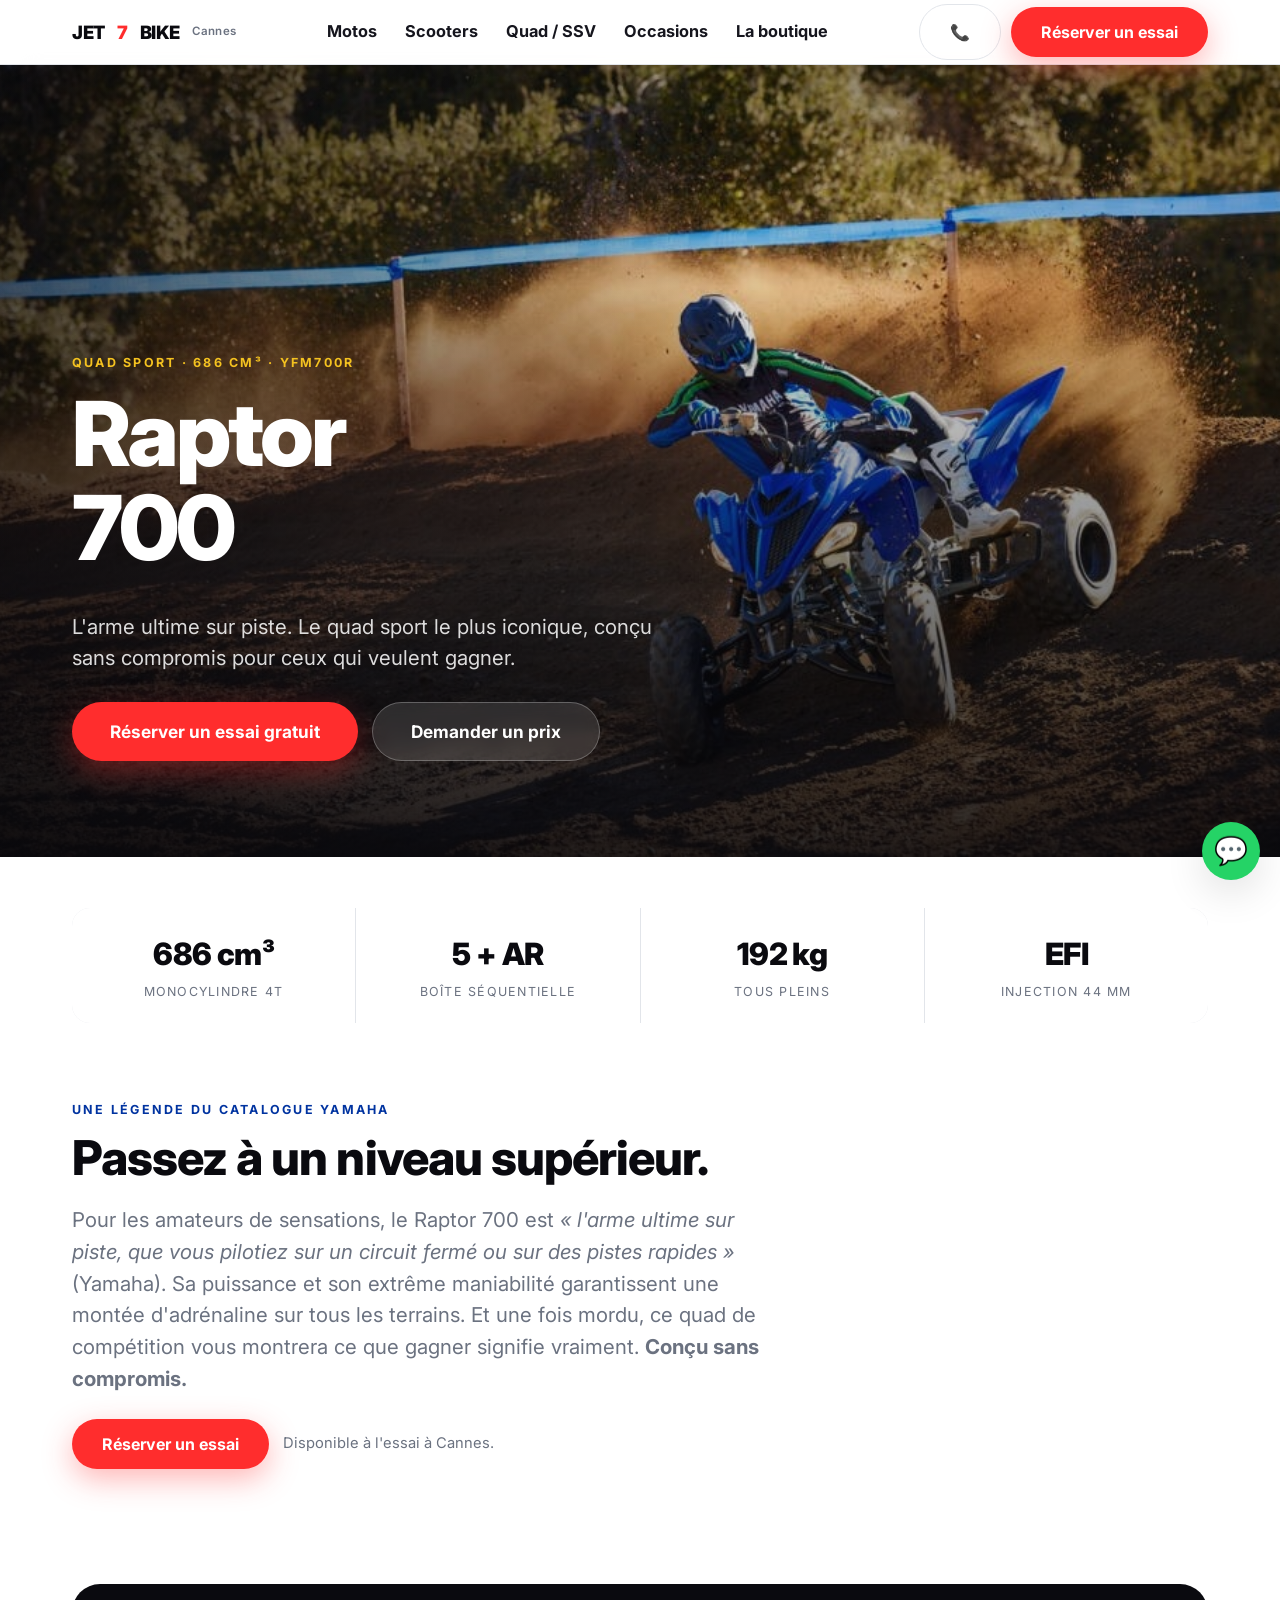
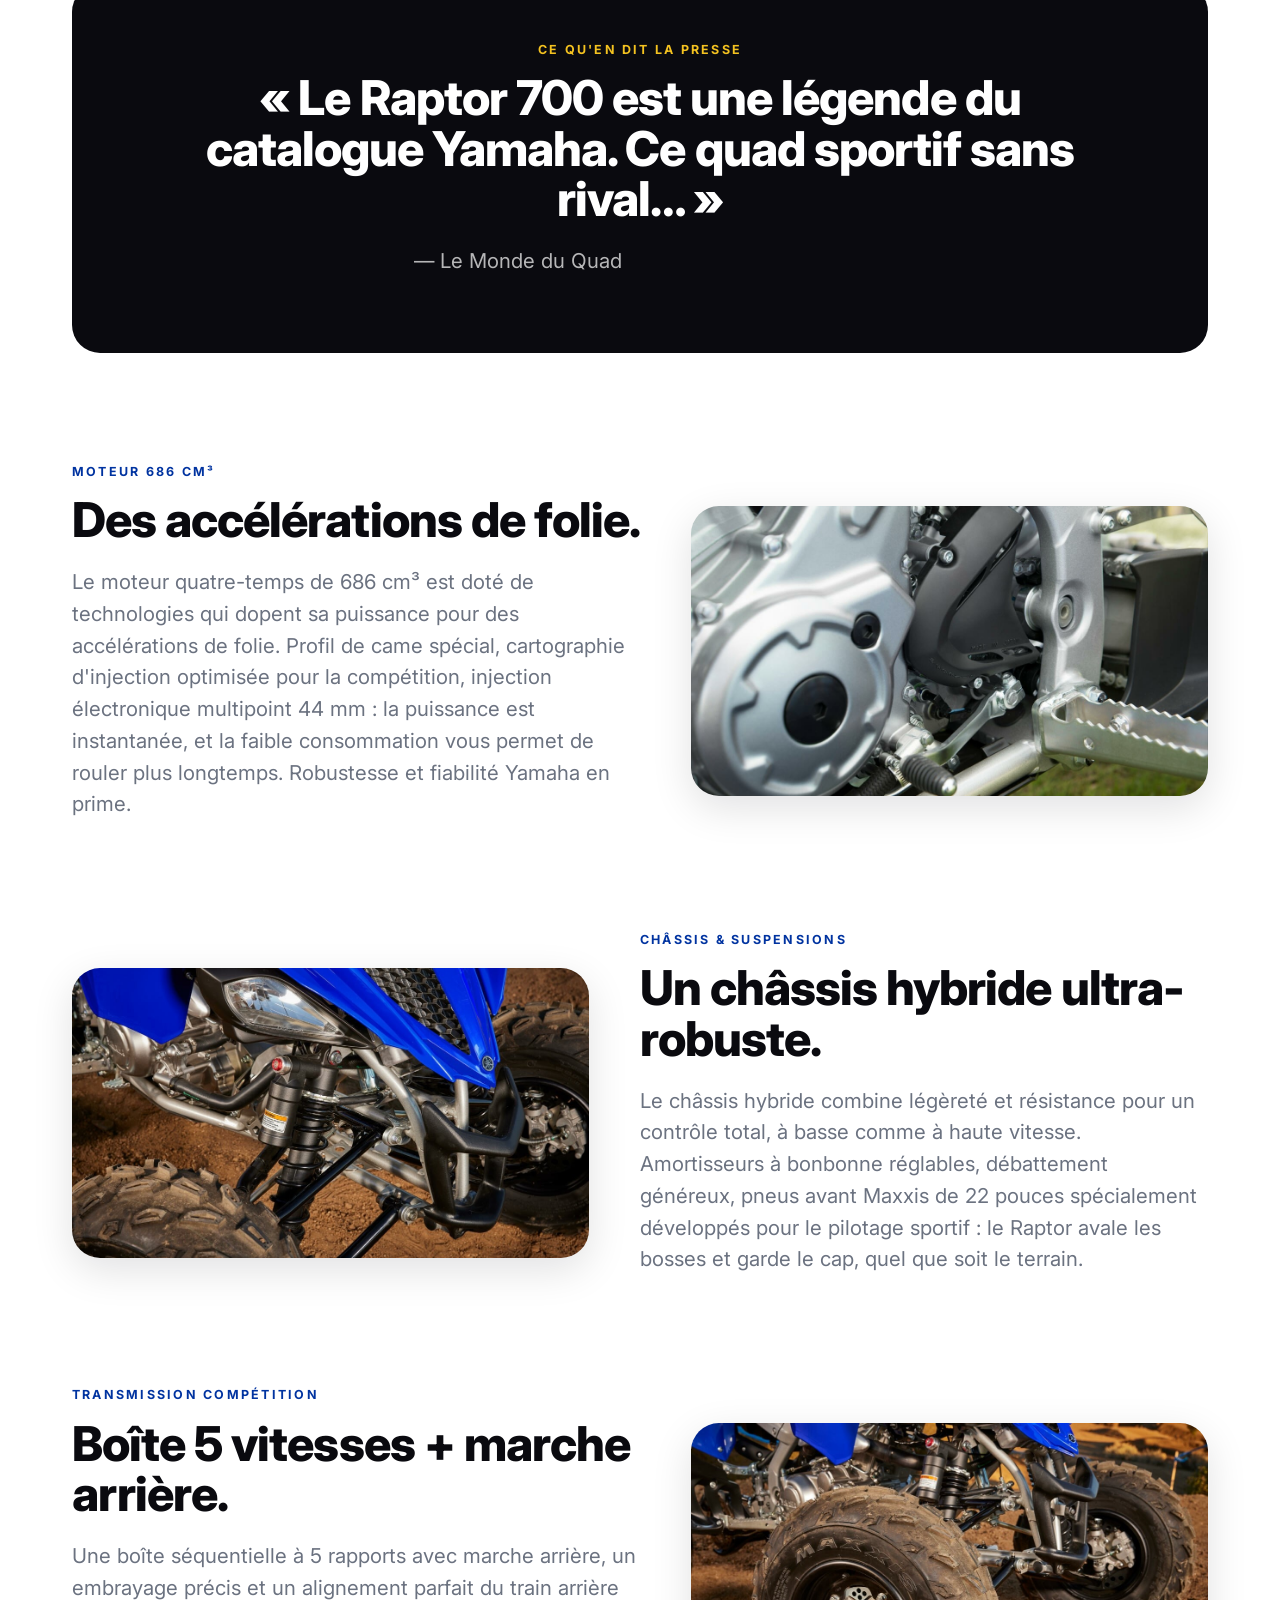
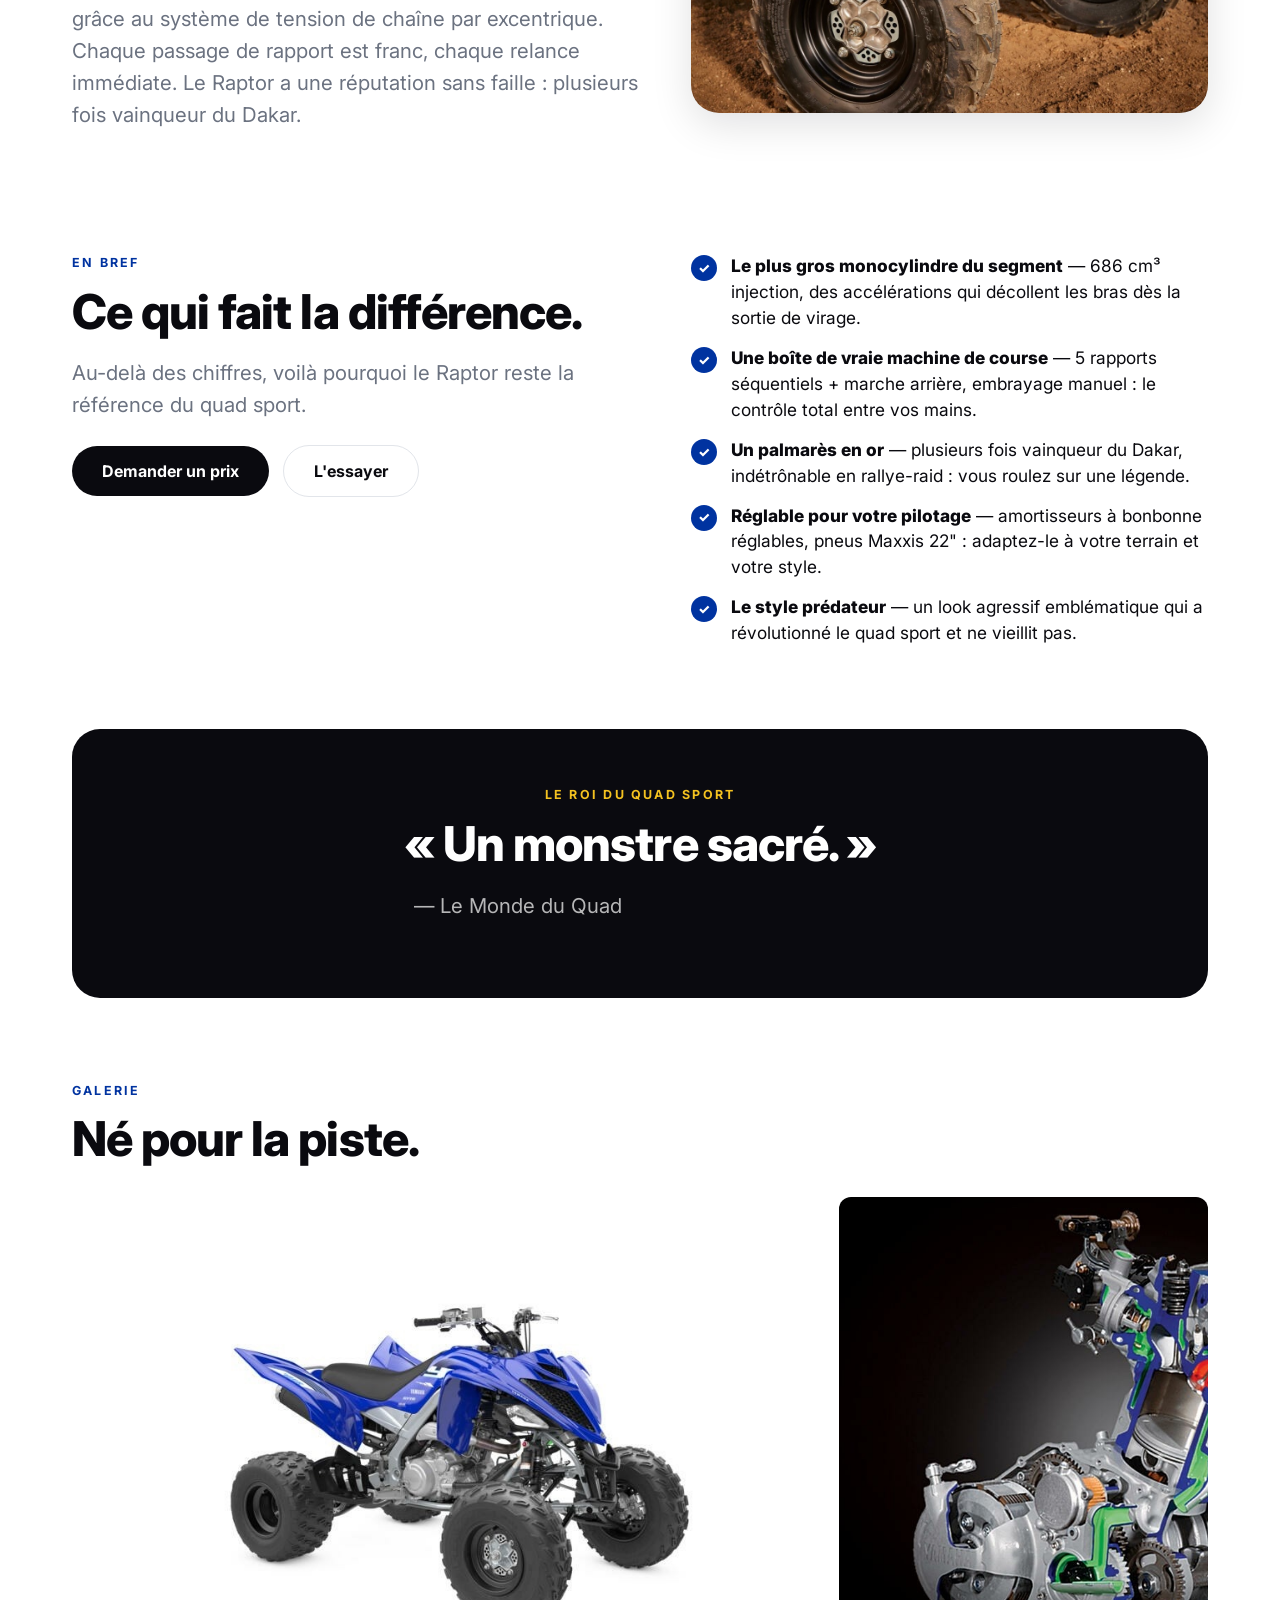
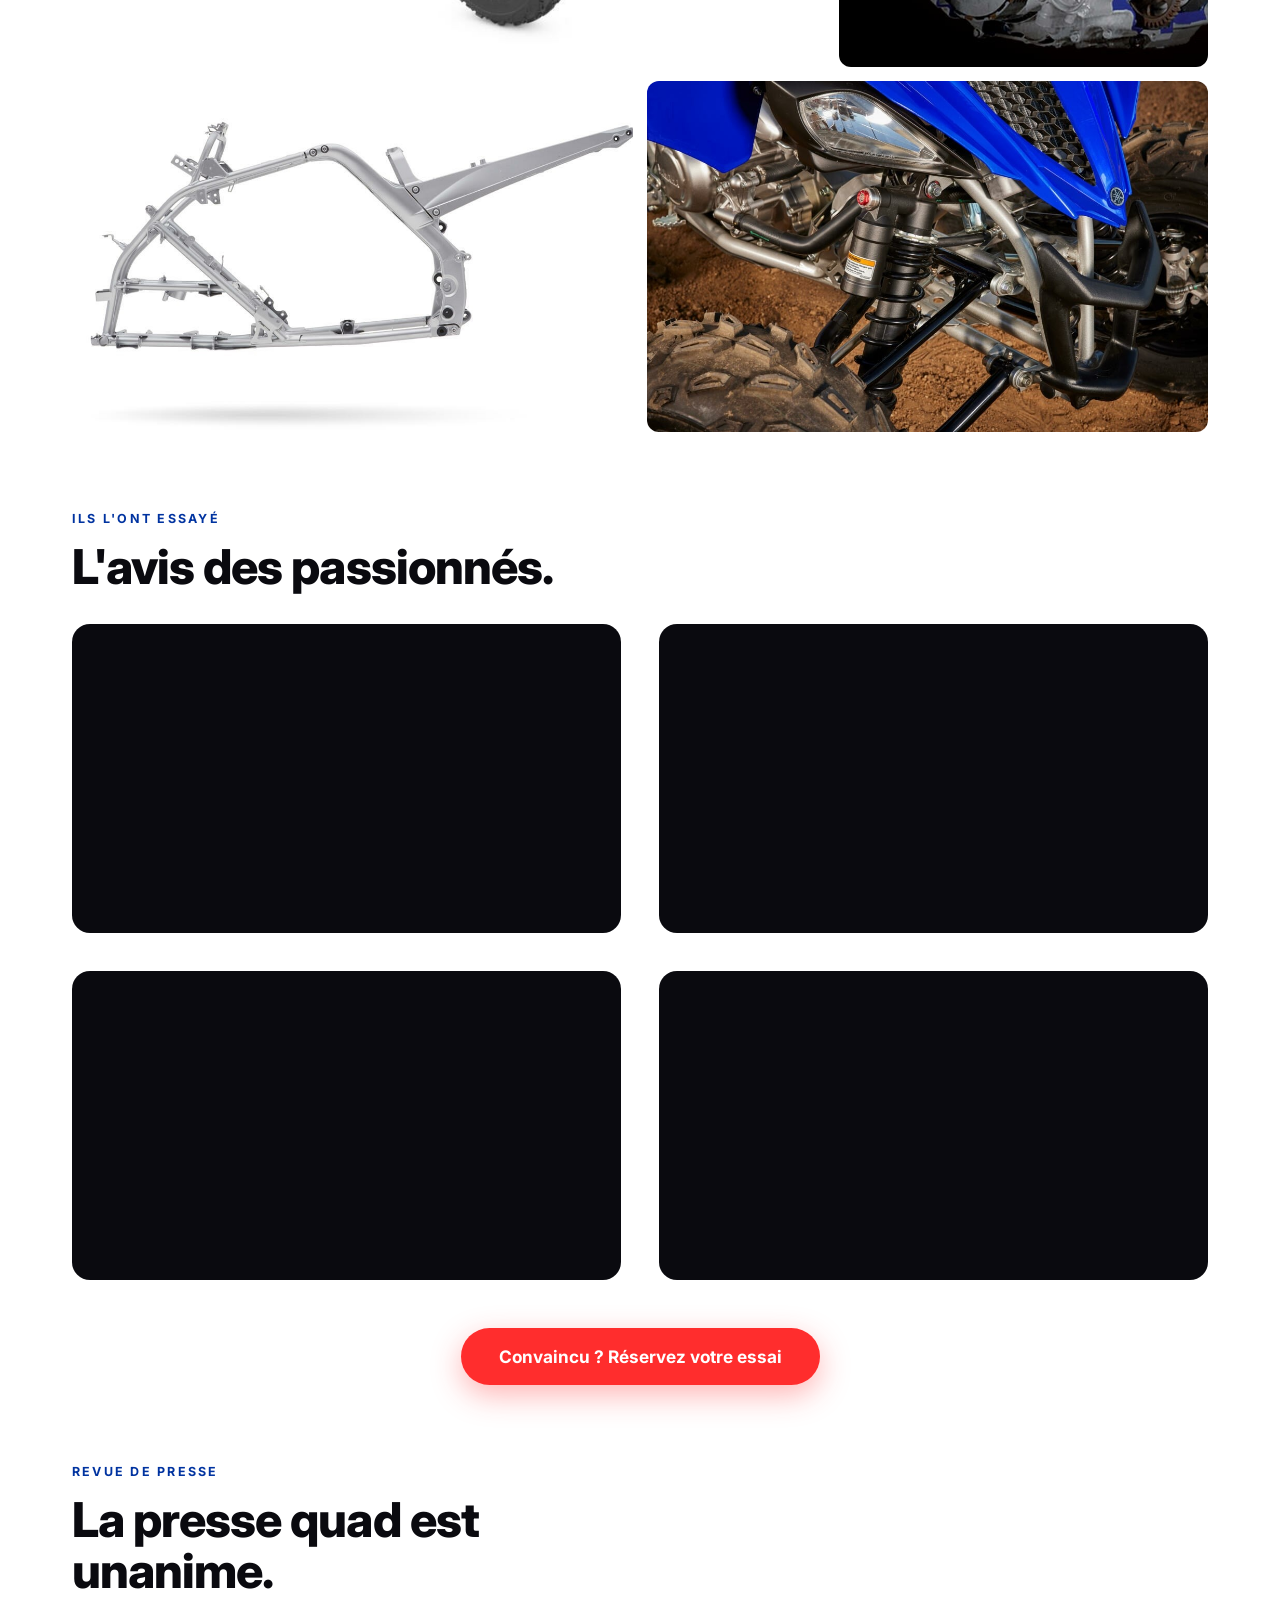
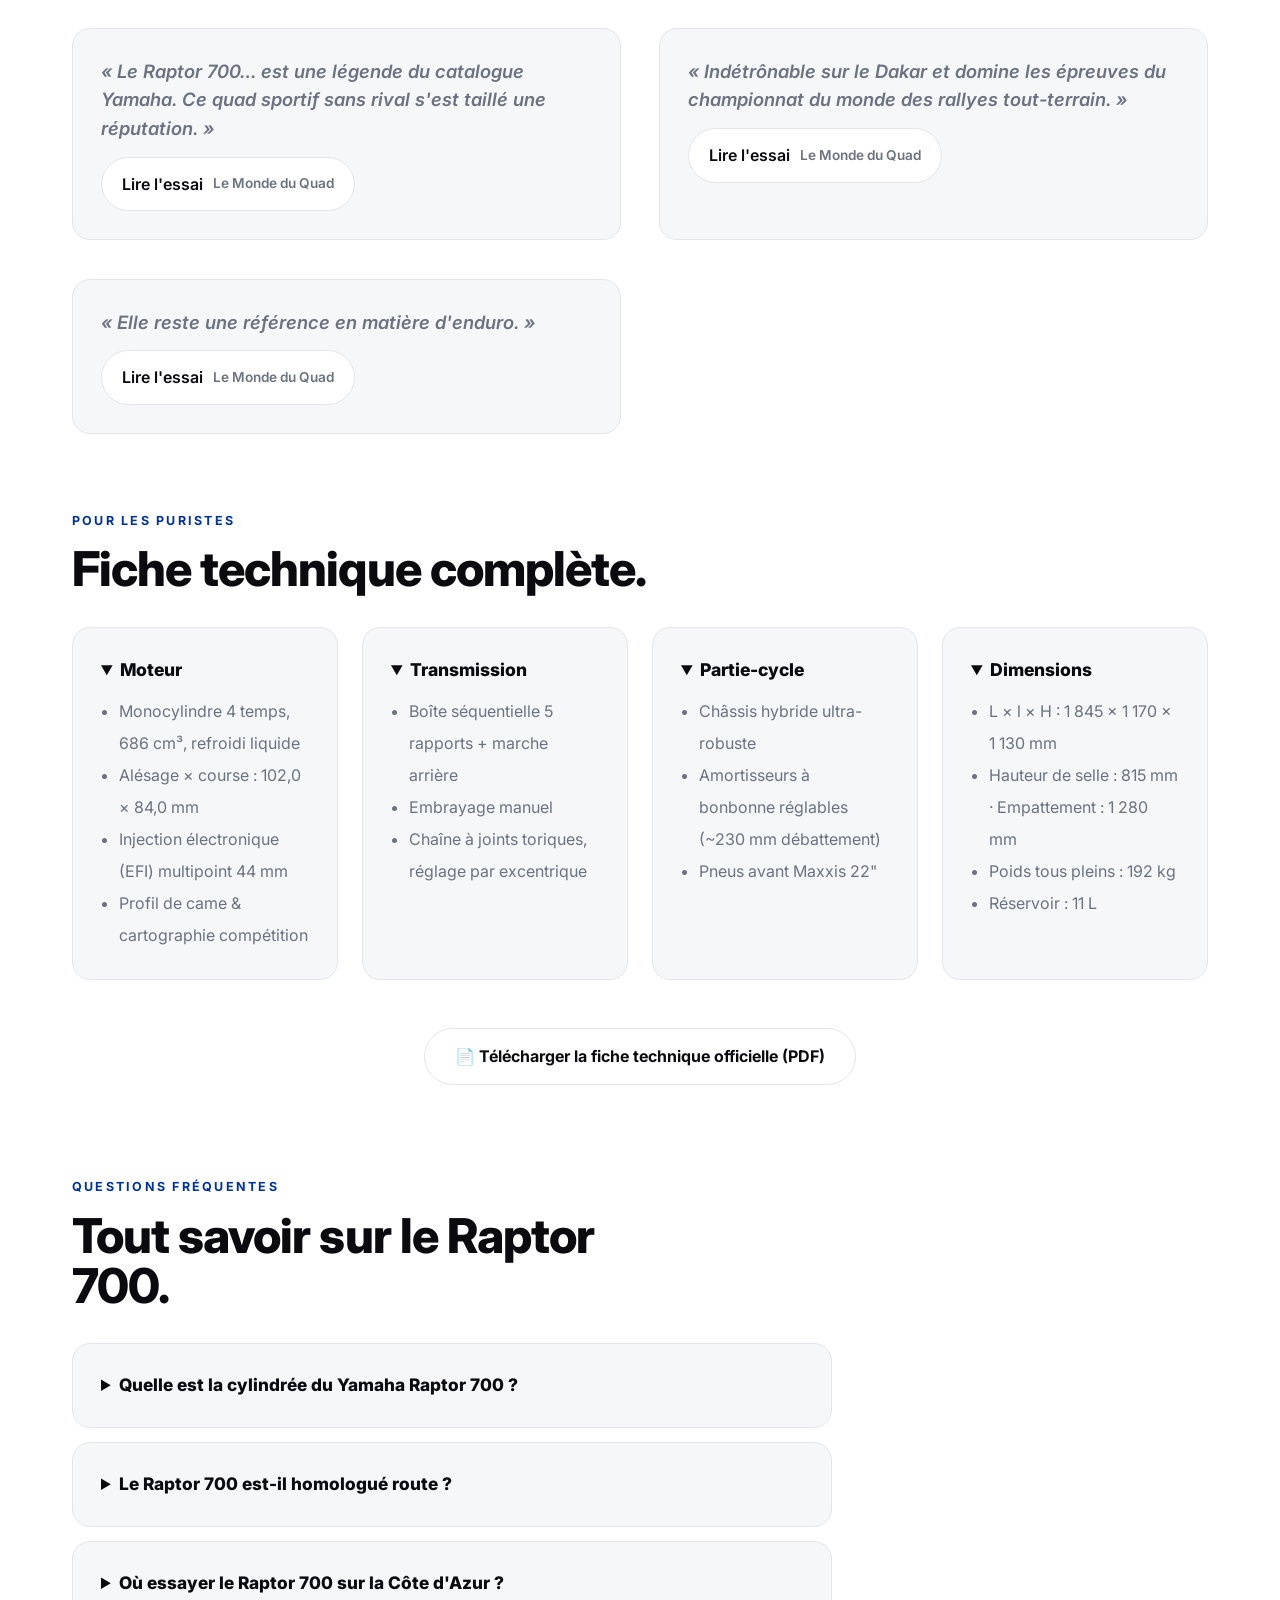
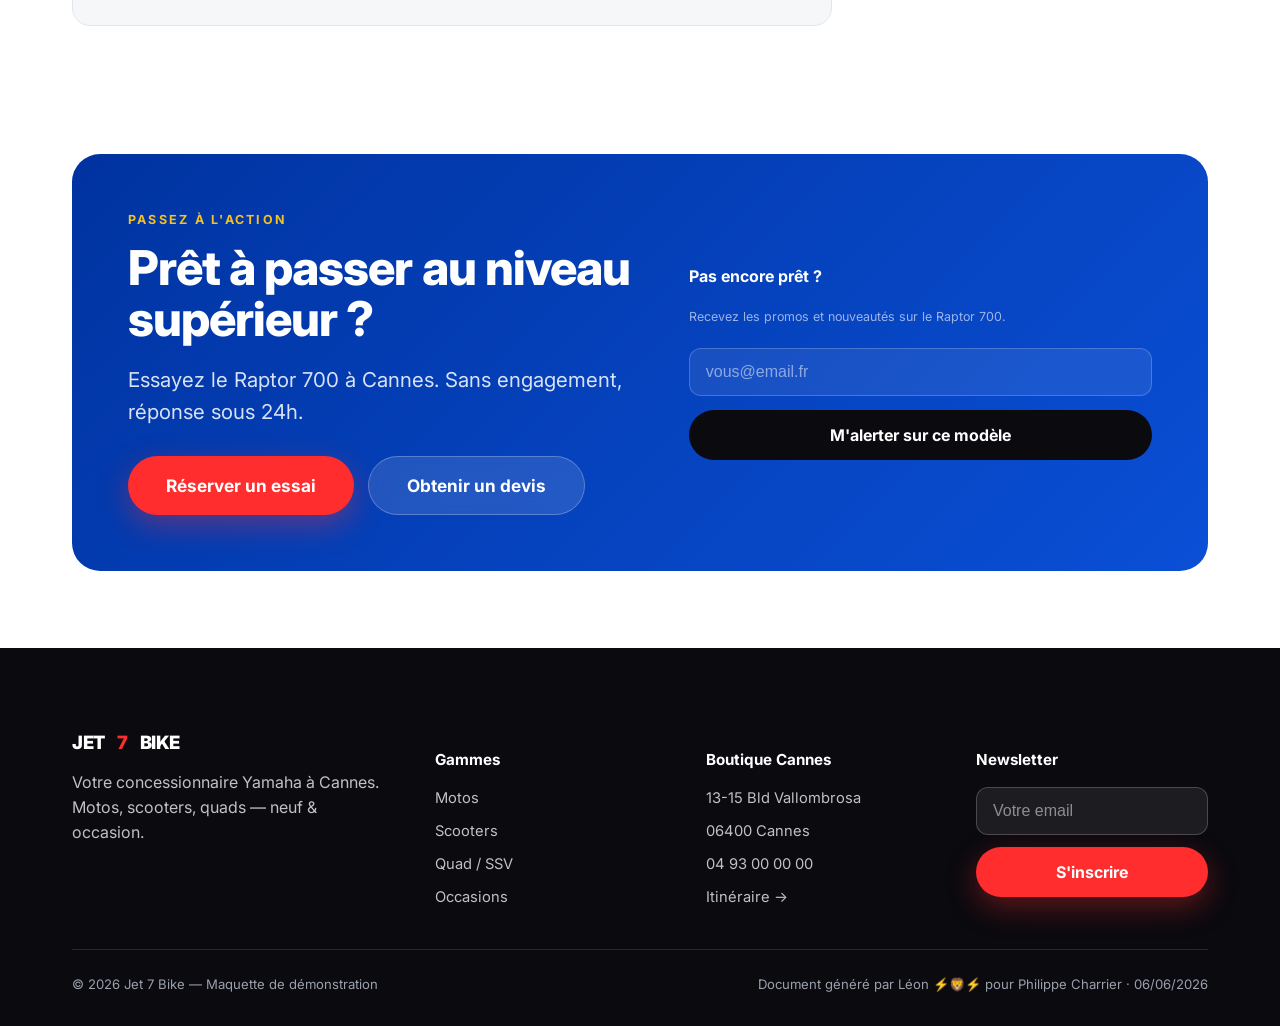
<file: produits/raptor-700.html>
<!doctype html>
<html lang="fr">
<head>
<meta charset="utf-8">
<meta name="viewport" content="width=device-width, initial-scale=1">
<title>Yamaha Raptor 700 à Cannes — Prix, essai, fiche quad sport | Jet 7 Bike</title>
<meta name="description" content="Yamaha Raptor 700 (YFM700R) chez Jet 7 Bike, concessionnaire Yamaha à Cannes : quad sport 686 cm³, boîte 5 + marche arrière, châssis hybride. La légende du quad sport. Réservez votre essai.">
<meta name="keywords" content="Yamaha Raptor 700, YFM700R, quad sport Yamaha, quad Cannes, concessionnaire Yamaha Cannes, essai Raptor, prix Raptor 700, Jet 7 Bike">
<meta name="robots" content="index, follow, max-image-preview:large">
<link rel="canonical" href="https://philippecharrier.github.io/jet7bike-cannes/produits/raptor-700.html">
<meta name="geo.region" content="FR-06"><meta name="geo.placename" content="Cannes"><meta name="geo.position" content="43.5528;7.0174"><meta name="ICBM" content="43.5528, 7.0174">
<meta property="og:type" content="product">
<meta property="og:title" content="Yamaha Raptor 700 — Jet 7 Bike Cannes">
<meta property="og:description" content="Le quad sport le plus iconique. 686 cm³, boîte 5 + marche arrière, vainqueur du Dakar. Essai à Cannes.">
<meta property="og:image" content="https://philippecharrier.github.io/jet7bike-cannes/assets/img/raptor-of-action.jpg">
<meta property="og:url" content="https://philippecharrier.github.io/jet7bike-cannes/produits/raptor-700.html">
<meta property="og:locale" content="fr_FR"><meta property="og:site_name" content="Jet 7 Bike">
<meta name="twitter:card" content="summary_large_image">
<meta name="twitter:title" content="Yamaha Raptor 700 — Jet 7 Bike Cannes">
<meta name="twitter:image" content="https://philippecharrier.github.io/jet7bike-cannes/assets/img/raptor-of-action.jpg">
<link rel="preconnect" href="https://fonts.googleapis.com">
<link rel="preconnect" href="https://fonts.gstatic.com" crossorigin>
<link href="https://fonts.googleapis.com/css2?family=Inter:wght@400;500;600;700;800;900&display=swap" rel="stylesheet">
<link rel="stylesheet" href="../assets/style.css">
<script type="application/ld+json">
{
  "@context": "https://schema.org",
  "@graph": [
    {
      "@type": "Product",
      "name": "Yamaha Raptor 700 (YFM700R)",
      "image": "https://philippecharrier.github.io/jet7bike-cannes/assets/img/raptor-of-action.jpg",
      "description": "Quad sport Yamaha. Monocylindre 4 temps 686 cm³ à injection, boîte séquentielle 5 rapports + marche arrière, châssis hybride ultra-robuste, amortisseurs réglables. Plusieurs fois vainqueur du Dakar.",
      "brand": {"@type": "Brand", "name": "Yamaha"},
      "model": "Raptor 700 / YFM700R",
      "category": "Quad sport / ATV",
      "offers": {"@type": "Offer", "priceCurrency": "EUR", "availability": "https://schema.org/InStock", "itemCondition": "https://schema.org/NewCondition", "seller": {"@type": "AutoDealer", "name": "Jet 7 Bike"}}
    },
    {
      "@type": "AutoDealer", "name": "Jet 7 Bike", "@id": "https://philippecharrier.github.io/jet7bike-cannes/#dealer",
      "url": "https://philippecharrier.github.io/jet7bike-cannes/", "telephone": "+33493000000", "brand": {"@type":"Brand","name":"Yamaha"},
      "address": {"@type": "PostalAddress", "streetAddress": "13-15 Bld Vallombrosa", "addressLocality": "Cannes", "postalCode": "06400", "addressCountry": "FR"},
      "geo": {"@type": "GeoCoordinates", "latitude": 43.5528, "longitude": 7.0174}, "areaServed": ["Cannes", "Sainte-Maxime", "Côte d'Azur"]
    },
    {
      "@type": "BreadcrumbList",
      "itemListElement": [
        {"@type": "ListItem", "position": 1, "name": "Accueil", "item": "https://philippecharrier.github.io/jet7bike-cannes/"},
        {"@type": "ListItem", "position": 2, "name": "Quad / SSV", "item": "https://philippecharrier.github.io/jet7bike-cannes/#quad"},
        {"@type": "ListItem", "position": 3, "name": "Raptor 700"}
      ]
    },
    {
      "@type": "FAQPage",
      "mainEntity": [
        {"@type": "Question", "name": "Quelle est la cylindrée du Yamaha Raptor 700 ?", "acceptedAnswer": {"@type": "Answer", "text": "Le Raptor 700 est équipé d'un monocylindre 4 temps de 686 cm³ à injection électronique multipoint, associé à une boîte séquentielle 5 rapports avec marche arrière."}},
        {"@type": "Question", "name": "Le Raptor 700 est-il homologué route ?", "acceptedAnswer": {"@type": "Answer", "text": "Le Raptor 700 existe en versions homologuée et non homologuée. Renseignez-vous auprès de Jet 7 Bike à Cannes pour connaître les disponibilités et conditions d'usage."}},
        {"@type": "Question", "name": "Où essayer le Raptor 700 sur la Côte d'Azur ?", "acceptedAnswer": {"@type": "Answer", "text": "Jet 7 Bike, concessionnaire Yamaha à Cannes, propose la découverte du Raptor 700. Réservez en ligne, réponse sous 24h."}}
      ]
    }
  ]
}
</script>
</head>
<body data-model="Yamaha Raptor 700">

<header class="site-header">
  <div class="container nav">
    <a class="brand" href="../index.html">JET<span class="spark">7</span>BIKE <small>Cannes</small></a>
    <nav class="nav-links">
      <a href="../index.html#motos">Motos</a>
      <a href="../index.html#scooters">Scooters</a>
      <a href="../index.html#quad">Quad / SSV</a>
      <a href="../index.html#occasions">Occasions</a>
      <a href="../index.html#boutique">La boutique</a>
    </nav>
    <div class="nav-cta">
      <a class="btn btn--line" href="tel:+33493000000" aria-label="Appeler">📞</a>
      <button class="btn btn--primary" data-modal="essai" data-model="Yamaha Raptor 700">Réserver un essai</button>
    </div>
    <button class="burger" aria-label="Menu"><span></span><span></span><span></span></button>
  </div>
</header>

<!-- HERO -->
<section class="hero" style="min-height:88vh">
  <img class="hero__bg" src="../assets/img/raptor-of-action.jpg" alt="Yamaha Raptor 700 en action">
  <div class="container hero__inner">
    <p class="eyebrow eyebrow--light">Quad sport · 686 cm³ · YFM700R</p>
    <h1 class="display">Raptor<br>700</h1>
    <p class="lead">L'arme ultime sur piste. Le quad sport le plus iconique, conçu sans compromis pour ceux qui veulent gagner.</p>
    <div class="hero__cta">
      <button class="btn btn--primary btn--lg" data-modal="essai" data-model="Yamaha Raptor 700">Réserver un essai gratuit</button>
      <button class="btn btn--ghost btn--lg" data-modal="devis" data-model="Yamaha Raptor 700">Demander un prix</button>
    </div>
  </div>
</section>

<!-- BANDEAU SPECS -->
<section class="section--tight">
  <div class="container">
    <div class="spec-bar reveal">
      <div class="spec-bar__item"><div class="spec-bar__val">686 cm³</div><div class="spec-bar__lbl">Monocylindre 4T</div></div>
      <div class="spec-bar__item"><div class="spec-bar__val">5 + AR</div><div class="spec-bar__lbl">Boîte séquentielle</div></div>
      <div class="spec-bar__item"><div class="spec-bar__val">192 kg</div><div class="spec-bar__lbl">Tous pleins</div></div>
      <div class="spec-bar__item"><div class="spec-bar__val">EFI</div><div class="spec-bar__lbl">Injection 44 mm</div></div>
    </div>
  </div>
</section>

<!-- INTRO -->
<section class="section--tight">
  <div class="container">
    <div class="sec-head reveal" style="max-width:70ch">
      <p class="eyebrow">Une légende du catalogue Yamaha</p>
      <h2>Passez à un niveau supérieur.</h2>
      <p class="lead">Pour les amateurs de sensations, le Raptor 700 est <em>« l'arme ultime sur piste, que vous pilotiez sur un circuit fermé ou sur des pistes rapides »</em> (Yamaha). Sa puissance et son extrême maniabilité garantissent une montée d'adrénaline sur tous les terrains. Et une fois mordu, ce quad de compétition vous montrera ce que gagner signifie vraiment. <strong>Conçu sans compromis.</strong></p>
      <div class="cta-inline mt-m">
        <button class="btn btn--primary" data-modal="essai" data-model="Yamaha Raptor 700">Réserver un essai</button>
        <span class="hint">Disponible à l'essai à Cannes.</span>
      </div>
    </div>
  </div>
</section>

<!-- CITATION NOIRE 1 -->
<section class="section--flush">
  <div class="container">
    <div class="lead-block reveal" style="text-align:center">
      <p class="eyebrow eyebrow--light" style="justify-content:center">Ce qu'en dit la presse</p>
      <h2 style="color:#fff;max-width:30ch;margin-inline:auto">« Le Raptor 700 est une légende du catalogue Yamaha. Ce quad sportif sans rival… »</h2>
      <p class="lead" style="color:rgba(255,255,255,.7)">— Le Monde du Quad</p>
    </div>
  </div>
</section>

<!-- SCROLL NARRATIF -->
<section class="section">
  <div class="container">
    <div class="lead-grid reveal" style="margin-bottom:clamp(40px,7vw,90px)">
      <div>
        <p class="eyebrow">Moteur 686 cm³</p>
        <h2>Des accélérations de folie.</h2>
        <p class="lead">Le moteur quatre-temps de 686 cm³ est doté de technologies qui dopent sa puissance pour des accélérations de folie. Profil de came spécial, cartographie d'injection optimisée pour la compétition, injection électronique multipoint 44 mm : la puissance est instantanée, et la faible consommation vous permet de rouler plus longtemps. Robustesse et fiabilité Yamaha en prime.</p>
      </div>
      <img src="../assets/img/raptor-of-2.jpg" alt="Moteur Raptor 700" style="border-radius:var(--radius-lg);box-shadow:var(--shadow)" loading="lazy">
    </div>
    <div class="lead-grid reveal" style="direction:rtl;margin-bottom:clamp(40px,7vw,90px)">
      <div style="direction:ltr">
        <p class="eyebrow">Châssis & suspensions</p>
        <h2>Un châssis hybride ultra-robuste.</h2>
        <p class="lead">Le châssis hybride combine légèreté et résistance pour un contrôle total, à basse comme à haute vitesse. Amortisseurs à bonbonne réglables, débattement généreux, pneus avant Maxxis de 22 pouces spécialement développés pour le pilotage sportif : le Raptor avale les bosses et garde le cap, quel que soit le terrain.</p>
      </div>
      <img style="direction:ltr;border-radius:var(--radius-lg);box-shadow:var(--shadow)" src="../assets/img/raptor-of-3.jpg" alt="Suspensions Raptor 700" loading="lazy">
    </div>
    <div class="lead-grid reveal">
      <div>
        <p class="eyebrow">Transmission compétition</p>
        <h2>Boîte 5 vitesses + marche arrière.</h2>
        <p class="lead">Une boîte séquentielle à 5 rapports avec marche arrière, un embrayage précis et un alignement parfait du train arrière grâce au système de tension de chaîne par excentrique. Chaque passage de rapport est franc, chaque relance immédiate. Le Raptor a une réputation sans faille : plusieurs fois vainqueur du Dakar.</p>
      </div>
      <img src="../assets/img/raptor-of-4.jpg" alt="Transmission Raptor 700" style="border-radius:var(--radius-lg);box-shadow:var(--shadow)" loading="lazy">
    </div>
  </div>
</section>

<!-- BULLET LIST -->
<section class="section--tight">
  <div class="container">
    <div class="lead-grid reveal" style="align-items:start">
      <div>
        <p class="eyebrow">En bref</p>
        <h2>Ce qui fait la différence.</h2>
        <p class="lead" style="margin-bottom:24px">Au-delà des chiffres, voilà pourquoi le Raptor reste la référence du quad sport.</p>
        <div class="cta-inline">
          <button class="btn btn--dark" data-modal="devis" data-model="Yamaha Raptor 700">Demander un prix</button>
          <button class="btn btn--line" data-modal="essai" data-model="Yamaha Raptor 700">L'essayer</button>
        </div>
      </div>
      <ul class="win-list">
        <li><span><strong>Le plus gros monocylindre du segment</strong> — 686 cm³ injection, des accélérations qui décollent les bras dès la sortie de virage.</span></li>
        <li><span><strong>Une boîte de vraie machine de course</strong> — 5 rapports séquentiels + marche arrière, embrayage manuel : le contrôle total entre vos mains.</span></li>
        <li><span><strong>Un palmarès en or</strong> — plusieurs fois vainqueur du Dakar, indétrônable en rallye-raid : vous roulez sur une légende.</span></li>
        <li><span><strong>Réglable pour votre pilotage</strong> — amortisseurs à bonbonne réglables, pneus Maxxis 22" : adaptez-le à votre terrain et votre style.</span></li>
        <li><span><strong>Le style prédateur</strong> — un look agressif emblématique qui a révolutionné le quad sport et ne vieillit pas.</span></li>
      </ul>
    </div>
  </div>
</section>

<!-- CITATION NOIRE 2 -->
<section class="section--flush">
  <div class="container">
    <div class="lead-block reveal" style="text-align:center">
      <p class="eyebrow eyebrow--light" style="justify-content:center">Le roi du quad sport</p>
      <h2 style="color:#fff;max-width:24ch;margin-inline:auto">« Un monstre sacré. »</h2>
      <p class="lead" style="color:rgba(255,255,255,.7)">— Le Monde du Quad</p>
    </div>
  </div>
</section>

<!-- GALERIE -->
<section class="section--tight">
  <div class="container">
    <div class="sec-head"><p class="eyebrow">Galerie</p><h2>Né pour la piste.</h2></div>
    <div class="gallery reveal">
      <img class="g-big" src="../assets/img/raptor-of-action2.jpg" alt="Raptor 700 en action" loading="lazy">
      <img class="g-sm" src="../assets/img/raptor-of-1.jpg" alt="Raptor 700 profil" loading="lazy">
      <img class="g-half" src="../assets/img/raptor-of-5.jpg" alt="Raptor 700 détail" loading="lazy">
      <img class="g-half" src="../assets/img/raptor-of-3.jpg" alt="Raptor 700 suspension" loading="lazy">
    </div>
  </div>
</section>

<!-- VIDÉOS -->
<section class="section--tight">
  <div class="container">
    <div class="sec-head"><p class="eyebrow">Ils l'ont essayé</p><h2>L'avis des passionnés.</h2></div>
    <div class="video-grid reveal">
      <div class="video-card"><iframe src="https://www.youtube.com/embed/FwpRCsaRLtc" title="J'essaye un Yamaha 700 Raptor" loading="lazy" allowfullscreen></iframe></div>
      <div class="video-card"><iframe src="https://www.youtube.com/embed/YrQYUdcp7yc" title="Yamaha Raptor 700 — c'est absolument fou" loading="lazy" allowfullscreen></iframe></div>
      <div class="video-card"><iframe src="https://www.youtube.com/embed/hp_5E5Lfodk" title="Quadtest Yamaha 700 Raptor" loading="lazy" allowfullscreen></iframe></div>
      <div class="video-card"><iframe src="https://www.youtube.com/embed/KzqGpDsXpUQ" title="2024 Yamaha Raptor 700R Test Review" loading="lazy" allowfullscreen></iframe></div>
    </div>
    <div class="center mt-l">
      <button class="btn btn--primary btn--lg" data-modal="essai" data-model="Yamaha Raptor 700">Convaincu ? Réservez votre essai</button>
    </div>
  </div>
</section>

<!-- CITATIONS PRESSE -->
<section class="section--tight">
  <div class="container">
    <div class="sec-head"><p class="eyebrow">Revue de presse</p><h2>La presse quad est unanime.</h2></div>
    <div class="features reveal">
      <div class="feature">
        <p style="font-size:1.15rem;font-weight:600;font-style:italic;margin:0 0 14px">« Le Raptor 700… est une légende du catalogue Yamaha. Ce quad sportif sans rival s'est taillé une réputation. »</p>
        <a class="press-chip" href="https://lemondeduquad.fr/raptor-700-un-monstre-sacre" target="_blank" rel="noopener">Lire l'essai <span class="src">Le Monde du Quad</span></a>
      </div>
      <div class="feature">
        <p style="font-size:1.15rem;font-weight:600;font-style:italic;margin:0 0 14px">« Indétrônable sur le Dakar et domine les épreuves du championnat du monde des rallyes tout-terrain. »</p>
        <a class="press-chip" href="https://lemondeduquad.fr/raptor-700-un-monstre-sacre" target="_blank" rel="noopener">Lire l'essai <span class="src">Le Monde du Quad</span></a>
      </div>
      <div class="feature">
        <p style="font-size:1.15rem;font-weight:600;font-style:italic;margin:0 0 14px">« Elle reste une référence en matière d'enduro. »</p>
        <a class="press-chip" href="https://lemondeduquad.fr/raptor-700-un-monstre-sacre" target="_blank" rel="noopener">Lire l'essai <span class="src">Le Monde du Quad</span></a>
      </div>
    </div>
  </div>
</section>

<!-- SPECS COMPLÈTES -->
<section class="section--tight" id="specs">
  <div class="container">
    <div class="sec-head"><p class="eyebrow">Pour les puristes</p><h2>Fiche technique complète.</h2></div>
    <div class="reveal" style="display:grid;grid-template-columns:repeat(auto-fit,minmax(260px,1fr));gap:24px">
      <details class="feature" open><summary style="font-weight:800;font-size:1.1rem;cursor:pointer">Moteur</summary>
        <ul style="color:var(--muted);line-height:2;margin:12px 0 0;padding-left:18px">
          <li>Monocylindre 4 temps, 686 cm³, refroidi liquide</li>
          <li>Alésage × course : 102,0 × 84,0 mm</li>
          <li>Injection électronique (EFI) multipoint 44 mm</li>
          <li>Profil de came & cartographie compétition</li>
        </ul>
      </details>
      <details class="feature" open><summary style="font-weight:800;font-size:1.1rem;cursor:pointer">Transmission</summary>
        <ul style="color:var(--muted);line-height:2;margin:12px 0 0;padding-left:18px">
          <li>Boîte séquentielle 5 rapports + marche arrière</li>
          <li>Embrayage manuel</li>
          <li>Chaîne à joints toriques, réglage par excentrique</li>
        </ul>
      </details>
      <details class="feature" open><summary style="font-weight:800;font-size:1.1rem;cursor:pointer">Partie-cycle</summary>
        <ul style="color:var(--muted);line-height:2;margin:12px 0 0;padding-left:18px">
          <li>Châssis hybride ultra-robuste</li>
          <li>Amortisseurs à bonbonne réglables (~230 mm débattement)</li>
          <li>Pneus avant Maxxis 22"</li>
        </ul>
      </details>
      <details class="feature" open><summary style="font-weight:800;font-size:1.1rem;cursor:pointer">Dimensions</summary>
        <ul style="color:var(--muted);line-height:2;margin:12px 0 0;padding-left:18px">
          <li>L × l × H : 1 845 × 1 170 × 1 130 mm</li>
          <li>Hauteur de selle : 815 mm · Empattement : 1 280 mm</li>
          <li>Poids tous pleins : 192 kg</li>
          <li>Réservoir : 11 L</li>
        </ul>
      </details>
    </div>
    <p class="center mt-l"><a class="btn btn--line" href="https://cdn2.yamaha-motor.eu/prod/product-assets/2025/YFM700R-25S1/Factsheets/2025-YFM700R-25S1_fr-FR.pdf" target="_blank" rel="noopener">📄 Télécharger la fiche technique officielle (PDF)</a></p>
  </div>
</section>

<!-- FAQ -->
<section class="section--tight">
  <div class="container">
    <div class="sec-head"><p class="eyebrow">Questions fréquentes</p><h2>Tout savoir sur le Raptor 700.</h2></div>
    <div class="reveal" style="max-width:760px;display:grid;gap:14px">
      <details class="feature"><summary style="font-weight:800;font-size:1.08rem;cursor:pointer">Quelle est la cylindrée du Yamaha Raptor 700 ?</summary><p style="color:var(--muted);margin:12px 0 0">Le Raptor 700 est équipé d'un monocylindre 4 temps de 686 cm³ à injection électronique multipoint, associé à une boîte séquentielle 5 rapports avec marche arrière.</p></details>
      <details class="feature"><summary style="font-weight:800;font-size:1.08rem;cursor:pointer">Le Raptor 700 est-il homologué route ?</summary><p style="color:var(--muted);margin:12px 0 0">Le Raptor 700 existe en versions homologuée et non homologuée. Renseignez-vous auprès de Jet 7 Bike à Cannes pour connaître les disponibilités et conditions d'usage.</p></details>
      <details class="feature"><summary style="font-weight:800;font-size:1.08rem;cursor:pointer">Où essayer le Raptor 700 sur la Côte d'Azur ?</summary><p style="color:var(--muted);margin:12px 0 0">Jet 7 Bike, concessionnaire Yamaha à Cannes, propose la découverte du Raptor 700. Réservez en ligne, réponse sous 24h.</p></details>
    </div>
  </div>
</section>

<!-- ZONE CONVERSION -->
<section class="section">
  <div class="container">
    <div class="lead-block lead-block--blue reveal">
      <div class="lead-grid">
        <div>
          <p class="eyebrow eyebrow--light">Passez à l'action</p>
          <h2 style="color:#fff">Prêt à passer au niveau supérieur ?</h2>
          <p class="lead" style="color:rgba(255,255,255,.85)">Essayez le Raptor 700 à Cannes. Sans engagement, réponse sous 24h.</p>
          <div class="hero__cta">
            <button class="btn btn--primary btn--lg" data-modal="essai" data-model="Yamaha Raptor 700">Réserver un essai</button>
            <button class="btn btn--ghost btn--lg" data-modal="devis" data-model="Yamaha Raptor 700">Obtenir un devis</button>
          </div>
        </div>
        <div>
          <form class="form" data-leadform>
            <p style="color:#fff;font-weight:700;margin:0 0 4px">Pas encore prêt ?</p>
            <p class="consent" style="margin:0 0 8px">Recevez les promos et nouveautés sur le Raptor 700.</p>
            <div class="field"><input class="input" type="email" placeholder="vous@email.fr" required></div>
            <button class="btn btn--dark btn--wide" type="submit">M'alerter sur ce modèle</button>
          </form>
        </div>
      </div>
    </div>
  </div>
</section>

<footer class="footer">
  <div class="container">
    <div class="footer-grid">
      <div>
        <a class="brand" href="../index.html" style="color:#fff">JET<span class="spark">7</span>BIKE</a>
        <p style="margin-top:14px;max-width:32ch">Votre concessionnaire Yamaha à Cannes. Motos, scooters, quads — neuf & occasion.</p>
      </div>
      <div><h4>Gammes</h4><ul><li><a href="../index.html#motos">Motos</a></li><li><a href="../index.html#scooters">Scooters</a></li><li><a href="../index.html#quad">Quad / SSV</a></li><li><a href="../index.html#occasions">Occasions</a></li></ul></div>
      <div><h4>Boutique Cannes</h4><ul><li>13-15 Bld Vallombrosa</li><li>06400 Cannes</li><li><a href="tel:+33493000000">04 93 00 00 00</a></li><li><a href="https://www.google.fr/maps/?q=JET 7 BIKE,13-15 BLD VALLOMBROSA 06400 CANNES" target="_blank" rel="noopener">Itinéraire →</a></li></ul></div>
      <div><h4>Newsletter</h4><form data-newsletter><div class="field"><input class="input" style="background:rgba(255,255,255,.08)" type="email" placeholder="Votre email" required></div><button class="btn btn--primary btn--wide mt-s" type="submit">S'inscrire</button></form></div>
    </div>
    <div class="footer-bottom"><span>© 2026 Jet 7 Bike — Maquette de démonstration</span><span>Document généré par Léon ⚡️🦁⚡️ pour Philippe Charrier · 06/06/2026</span></div>
  </div>
</footer>

<div class="sticky-cta">
  <button class="btn btn--primary" data-modal="essai" data-model="Yamaha Raptor 700">Essai</button>
  <button class="btn btn--dark" data-modal="devis" data-model="Yamaha Raptor 700">Devis</button>
</div>

<a class="fab-wa" href="https://wa.me/33600000000?text=Bonjour%20Jet%207%20Bike,%20je%20suis%20intéressé%20par%20le%20Raptor%20700" target="_blank" rel="noopener" aria-label="WhatsApp">💬</a>

<div id="modal-root"></div>
<script src="../assets/app.js"></script>
</body>
</html>
</file>
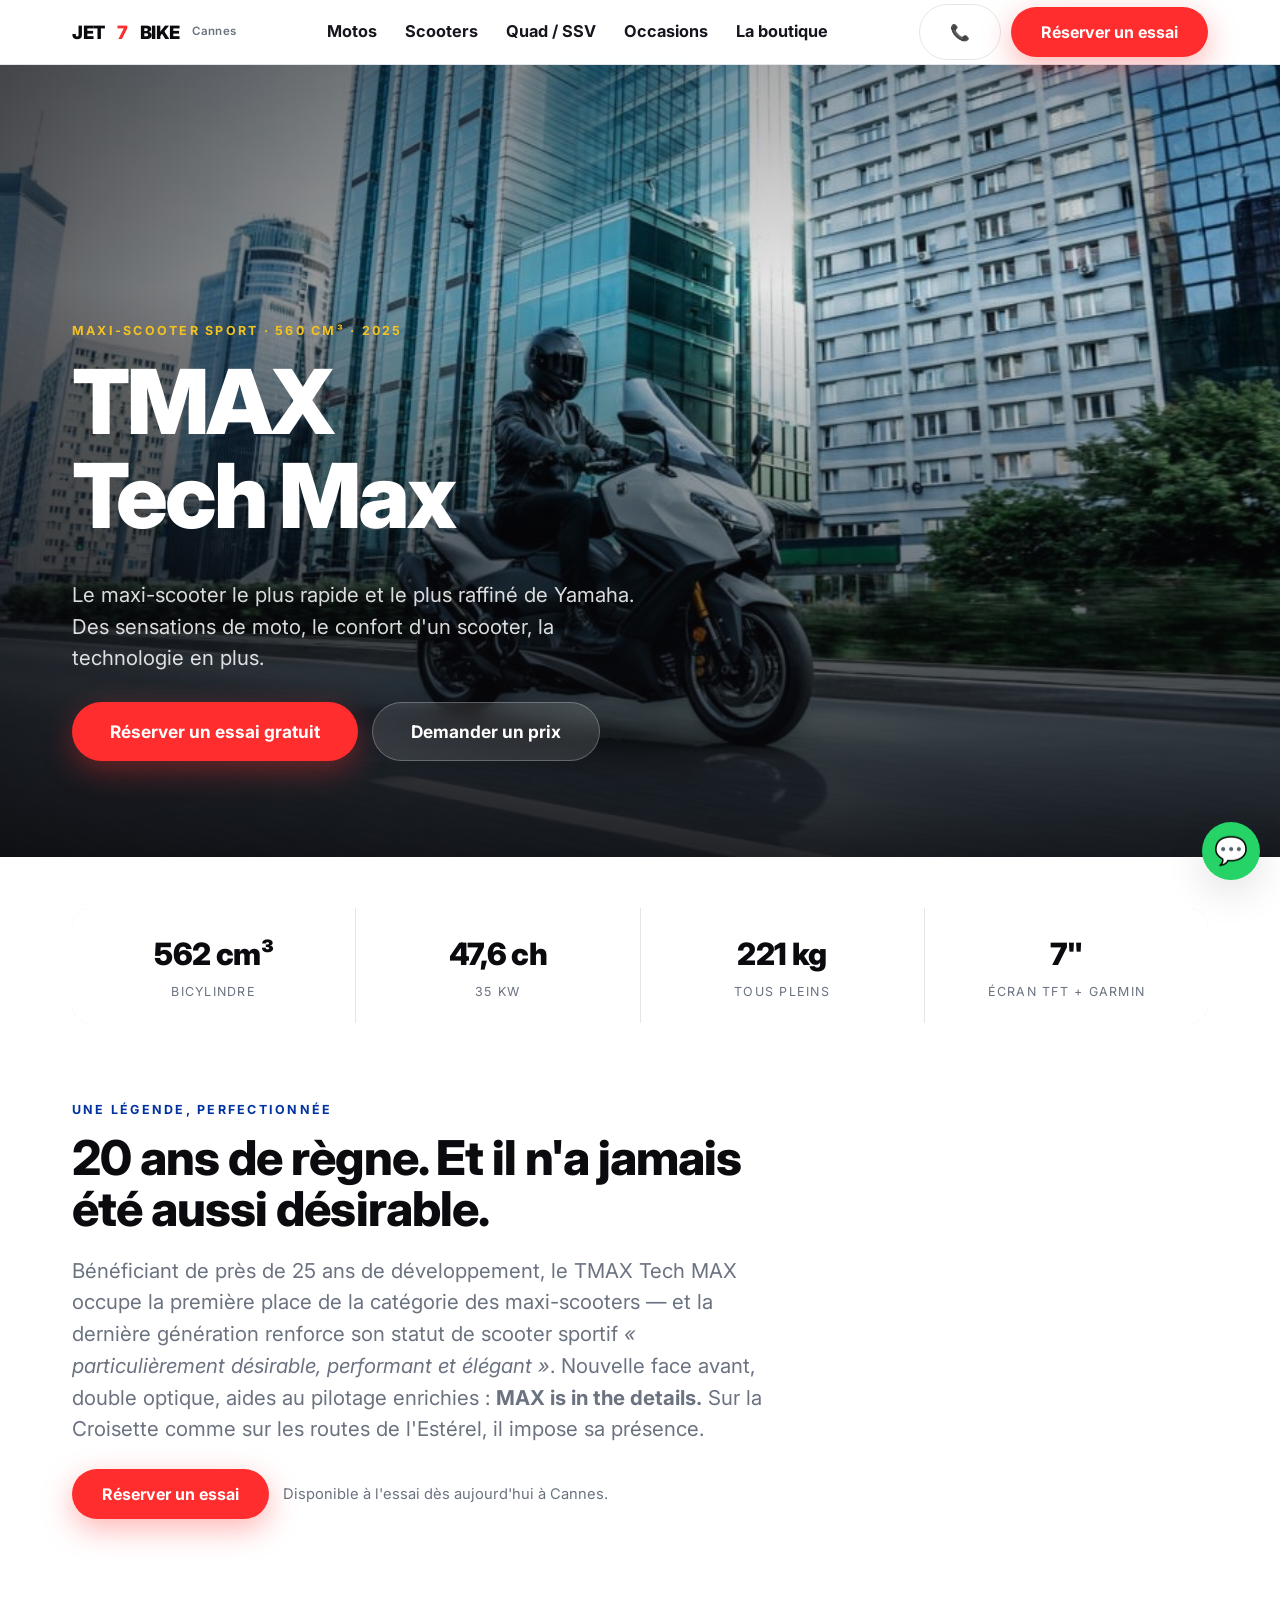
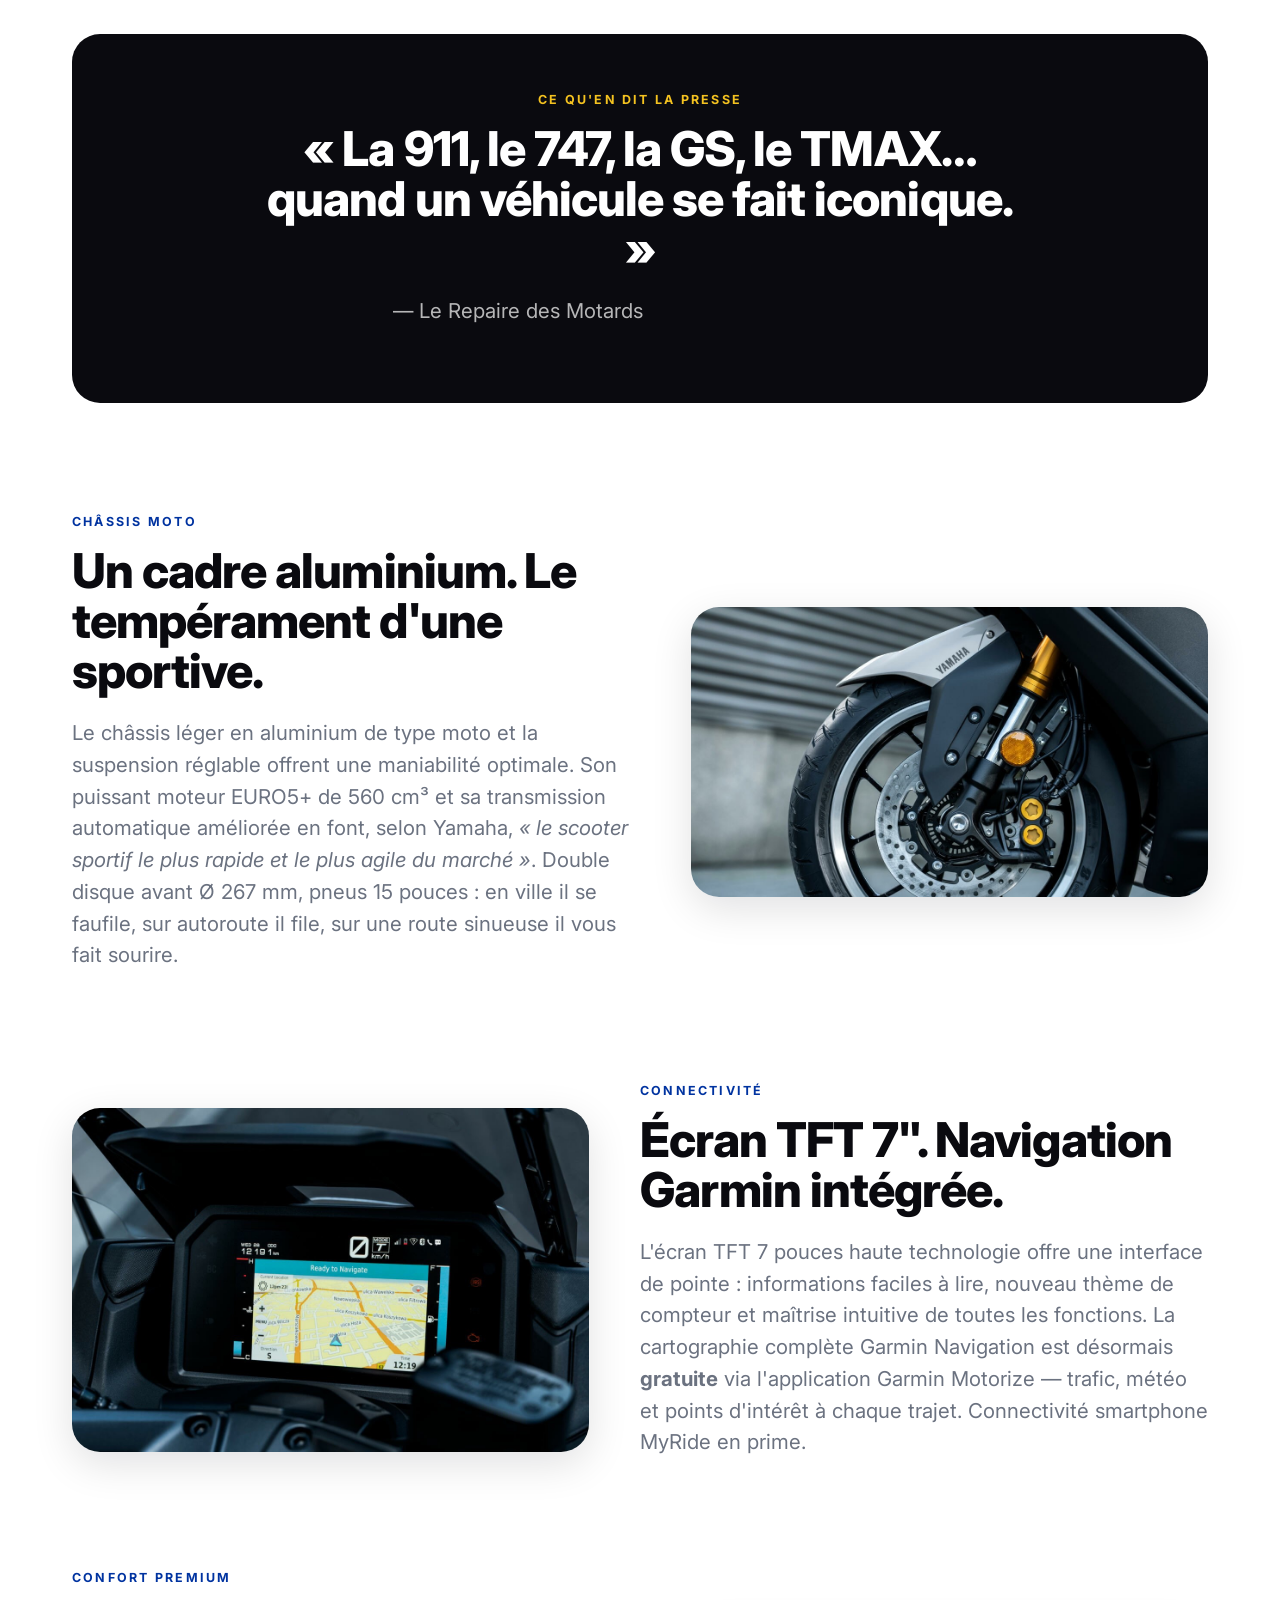
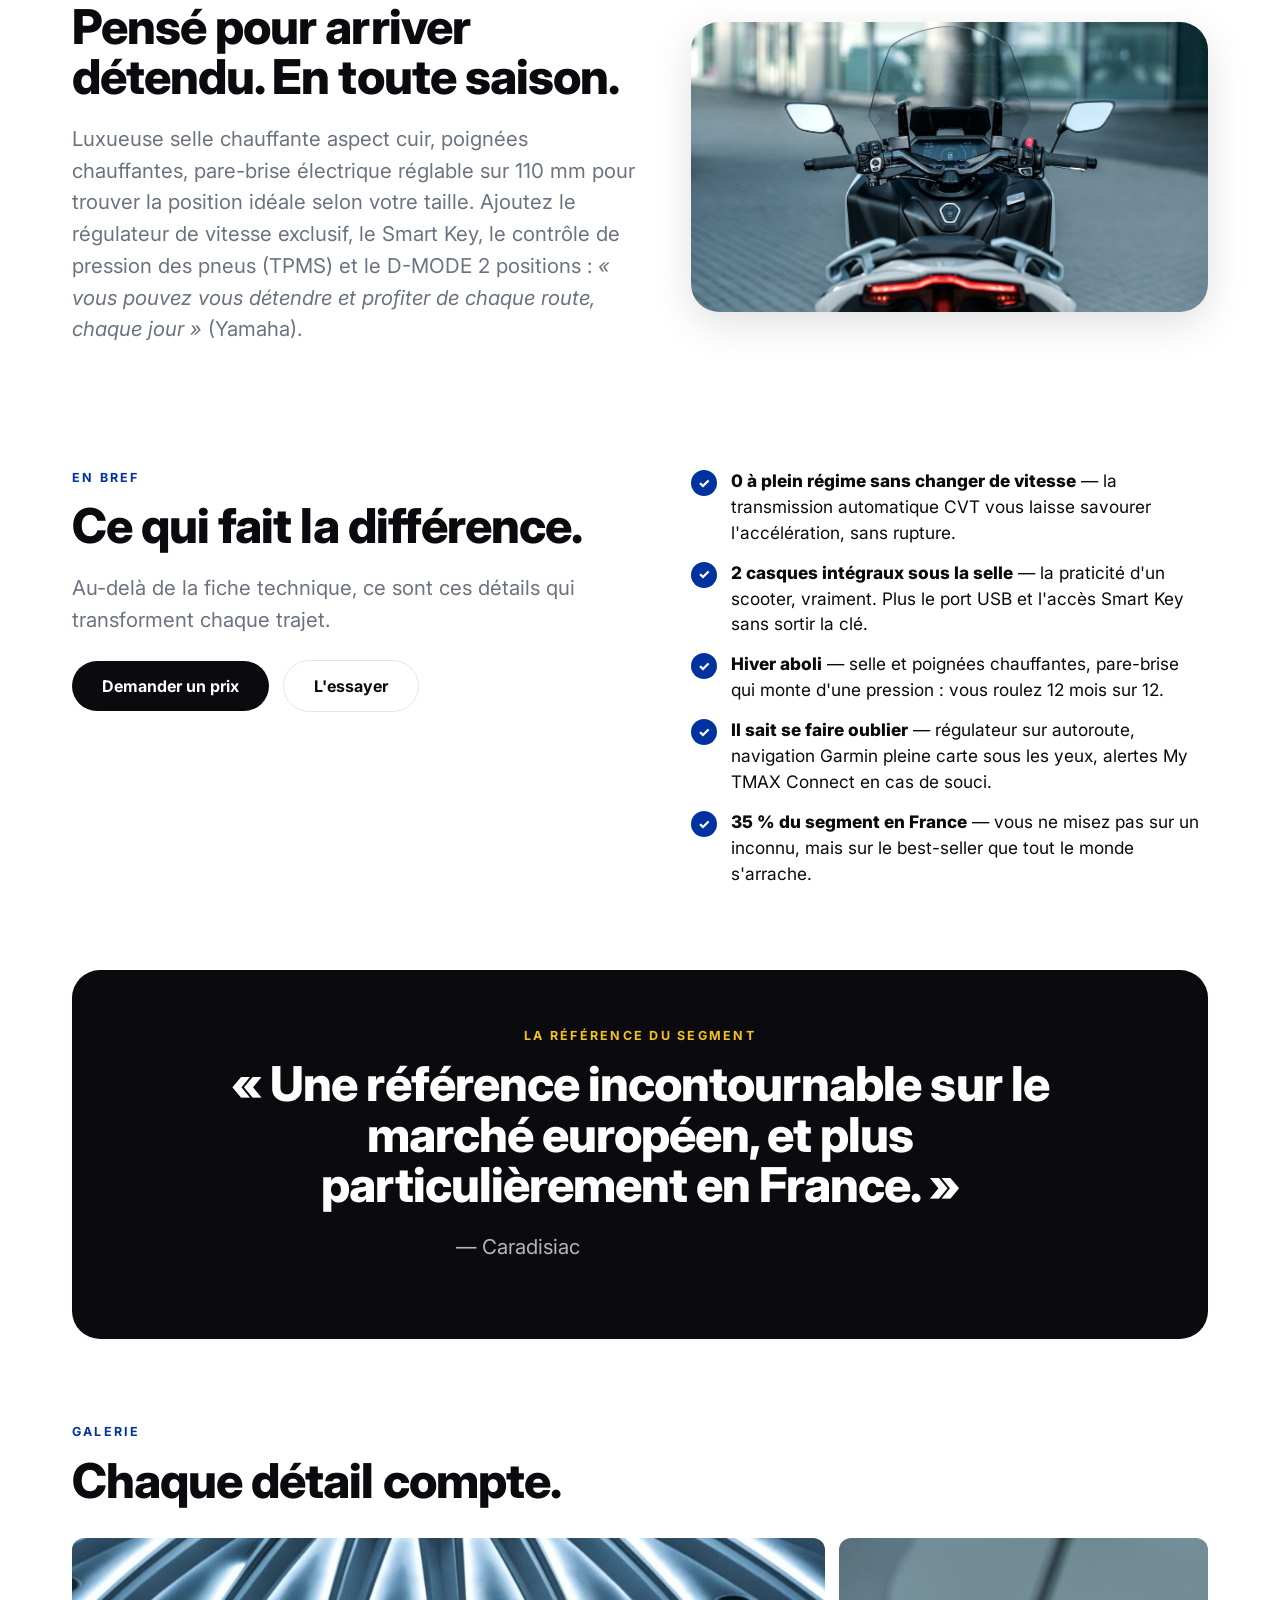
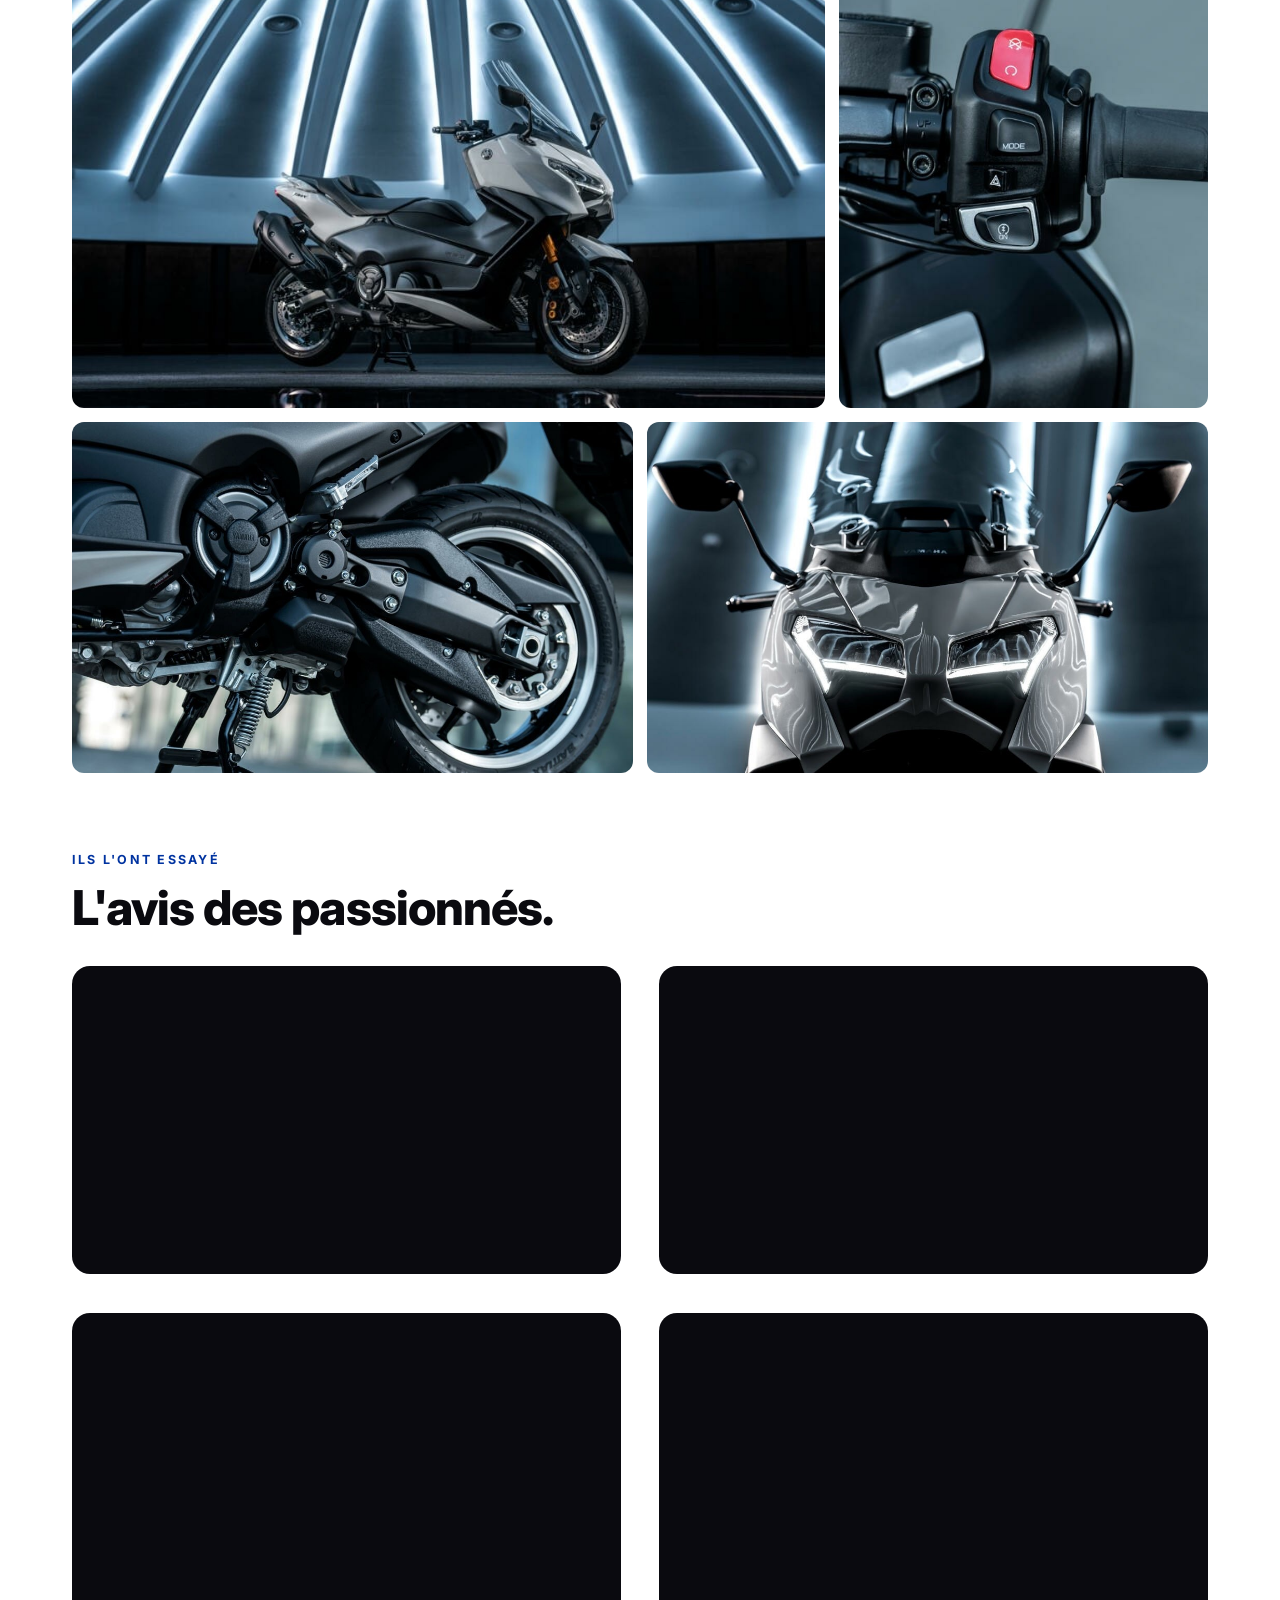
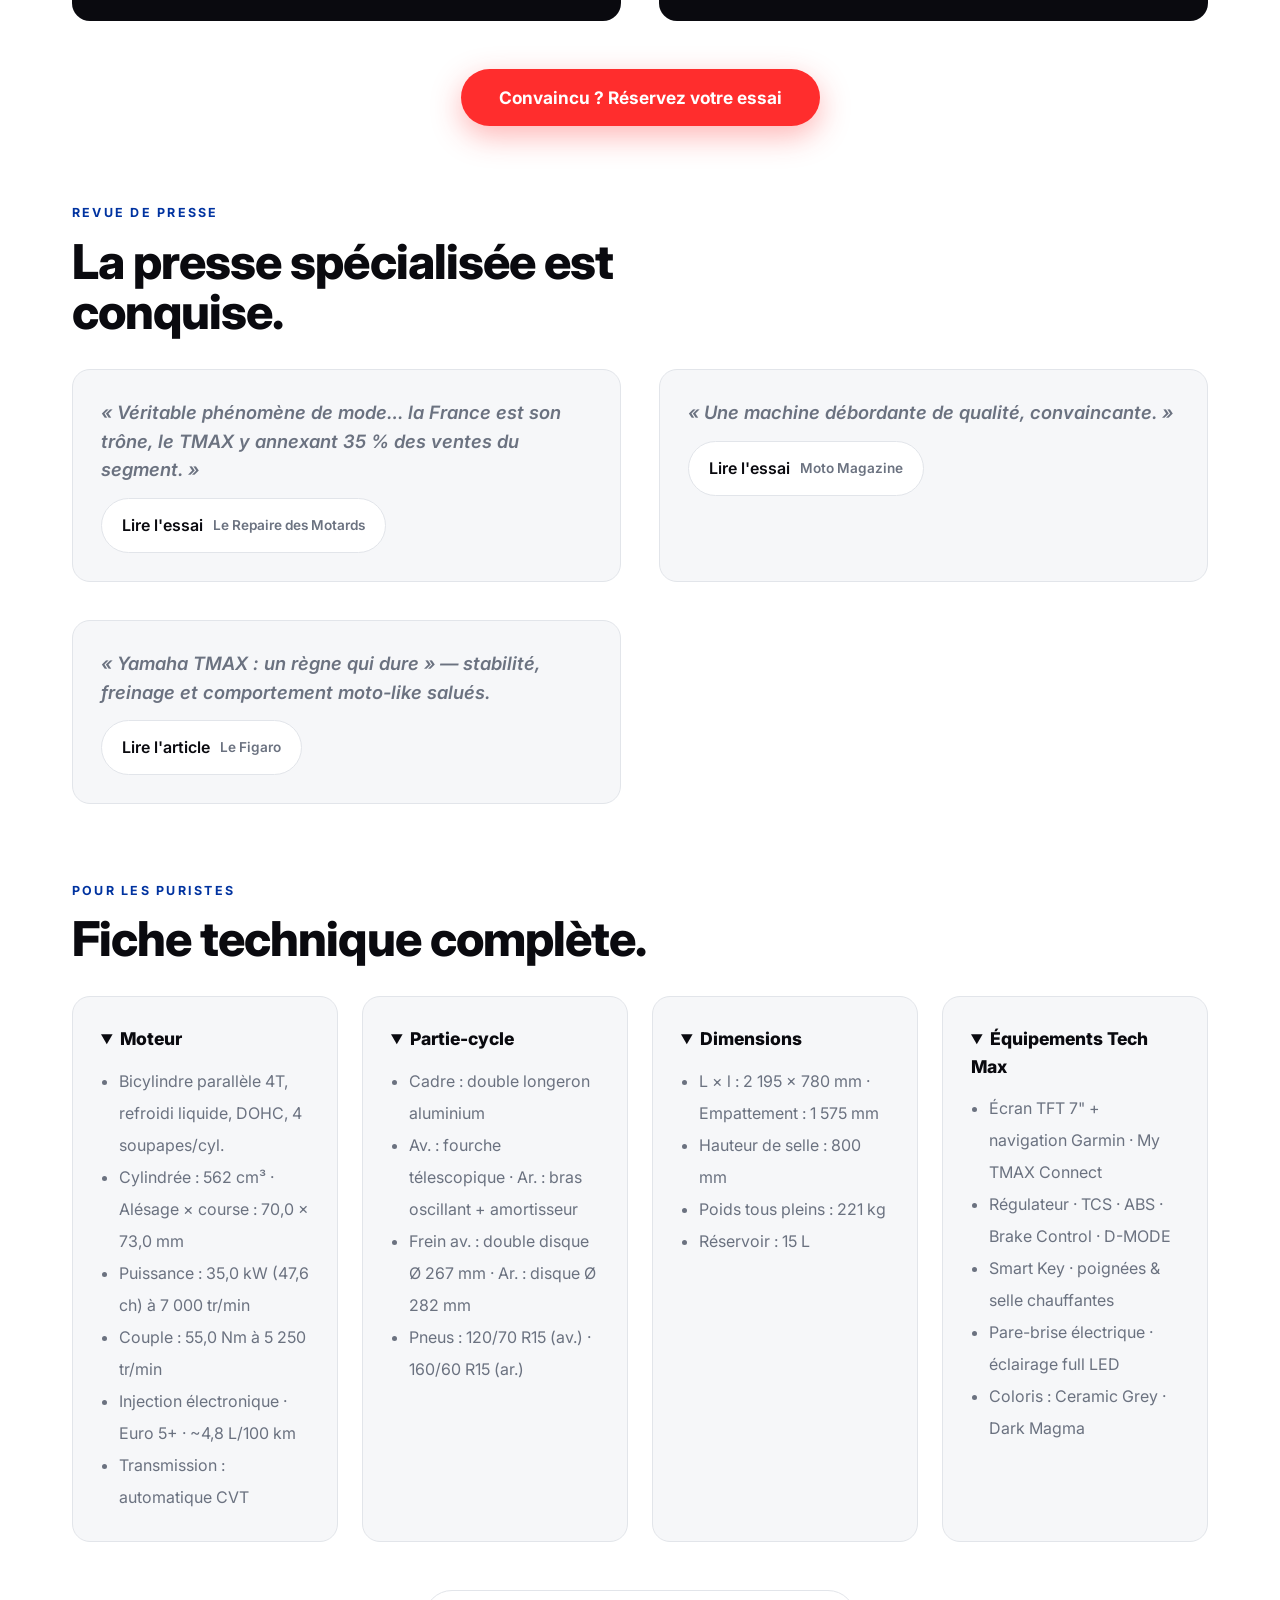
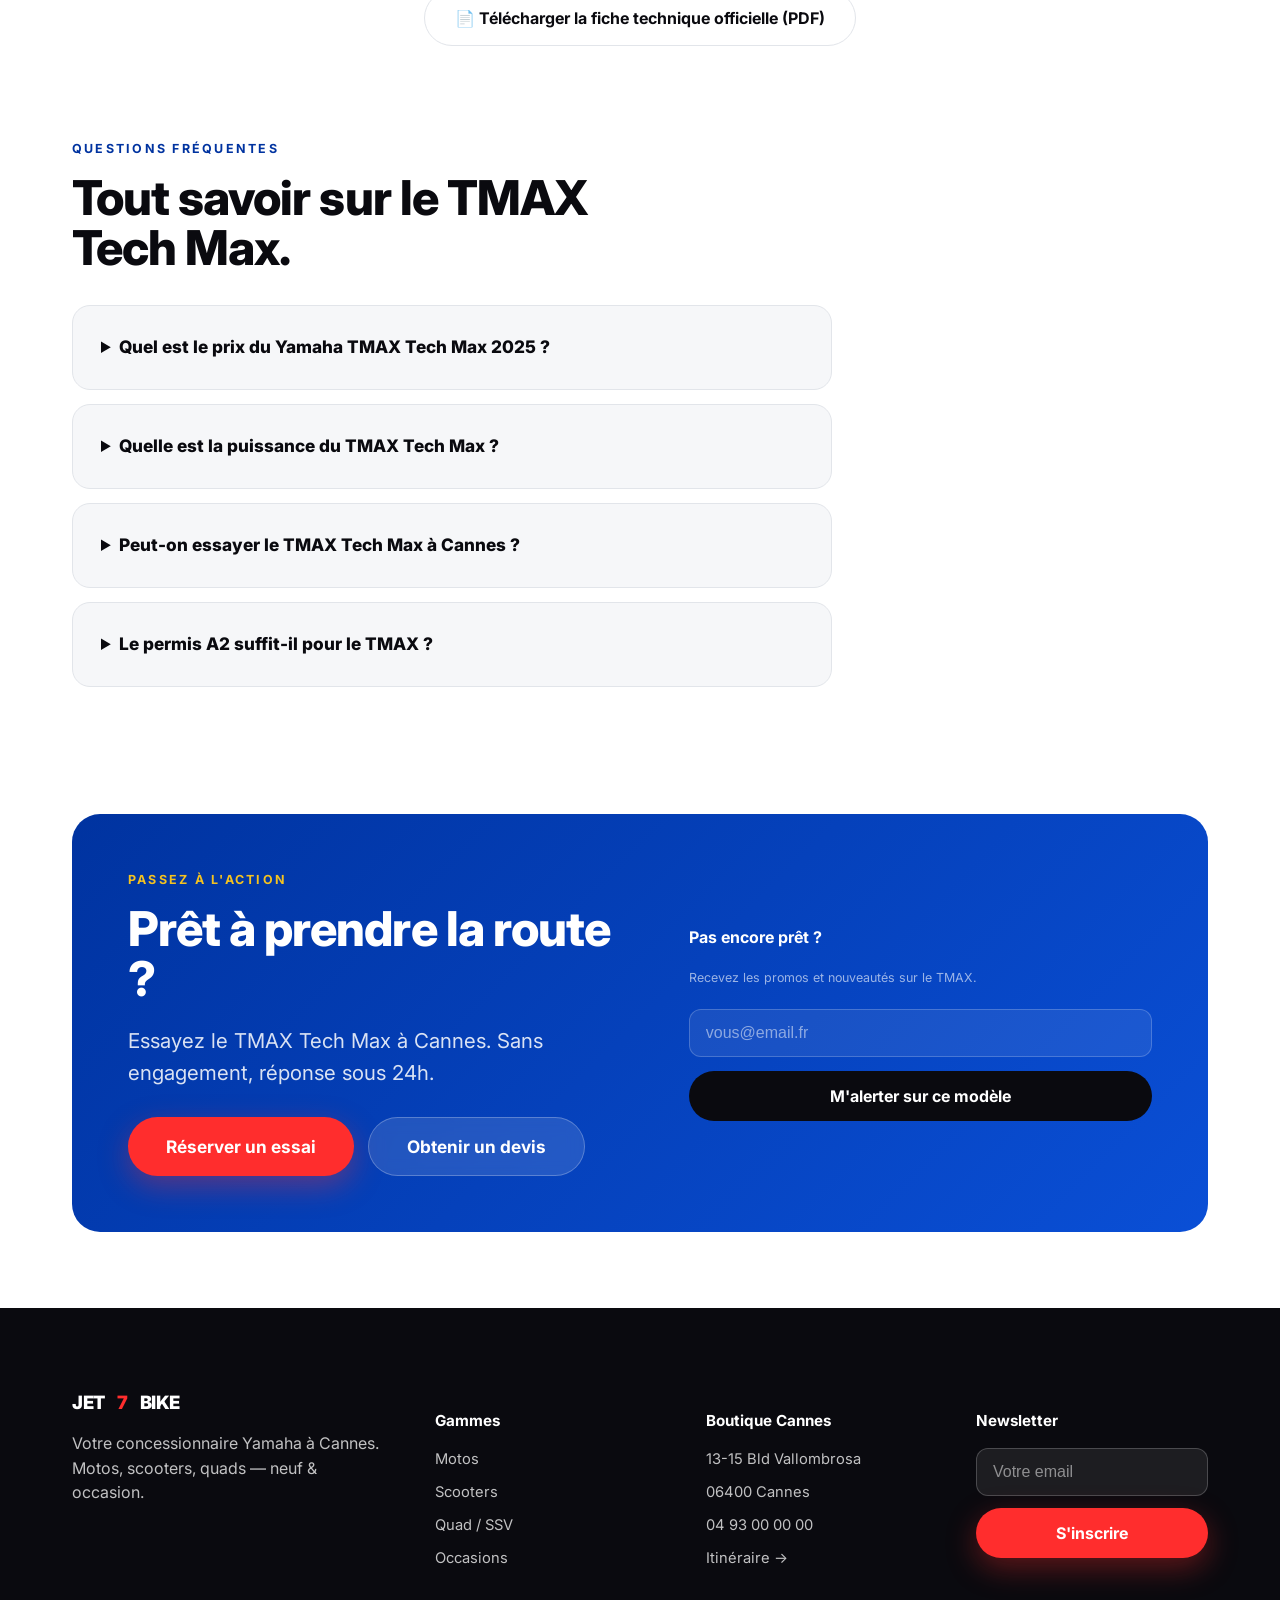
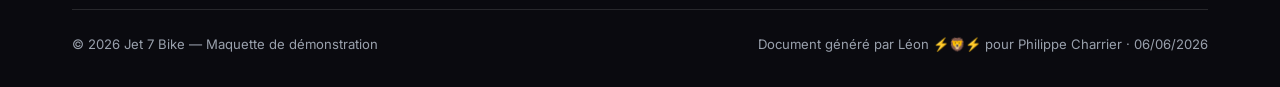
<file: produits/tmax-tech-max.html>
<!doctype html>
<html lang="fr">
<head>
<meta charset="utf-8">
<meta name="viewport" content="width=device-width, initial-scale=1">
<title>Yamaha TMAX Tech Max 2025 à Cannes — Prix, essai, fiche | Jet 7 Bike</title>
<meta name="description" content="Yamaha TMAX Tech Max 2025 chez Jet 7 Bike, concessionnaire Yamaha à Cannes : moteur 560 cm³ (47,6 ch), châssis aluminium, écran TFT 7\" navigation Garmin. Réservez votre essai gratuit, demandez un prix.">
<meta name="keywords" content="Yamaha TMAX Tech Max, TMAX 2025, maxi-scooter Yamaha, scooter Cannes, concessionnaire Yamaha Cannes, essai TMAX, prix TMAX, Jet 7 Bike">
<meta name="robots" content="index, follow, max-image-preview:large">
<meta name="author" content="Jet 7 Bike">
<link rel="canonical" href="https://philippecharrier.github.io/jet7bike-cannes/produits/tmax-tech-max.html">
<meta name="geo.region" content="FR-06"><meta name="geo.placename" content="Cannes"><meta name="geo.position" content="43.5528;7.0174"><meta name="ICBM" content="43.5528, 7.0174">
<!-- Open Graph -->
<meta property="og:type" content="product">
<meta property="og:title" content="Yamaha TMAX Tech Max 2025 — Jet 7 Bike Cannes">
<meta property="og:description" content="Le maxi-scooter sport premium de Yamaha. Moteur 560 cm³, écran TFT 7\" Garmin. Réservez votre essai gratuit à Cannes.">
<meta property="og:image" content="https://philippecharrier.github.io/jet7bike-cannes/assets/img/tmax-of-action2.jpg">
<meta property="og:url" content="https://philippecharrier.github.io/jet7bike-cannes/produits/tmax-tech-max.html">
<meta property="og:locale" content="fr_FR">
<meta property="og:site_name" content="Jet 7 Bike">
<meta name="twitter:card" content="summary_large_image">
<meta name="twitter:title" content="Yamaha TMAX Tech Max 2025 — Jet 7 Bike Cannes">
<meta name="twitter:description" content="Maxi-scooter sport premium. Essai gratuit à Cannes.">
<meta name="twitter:image" content="https://philippecharrier.github.io/jet7bike-cannes/assets/img/tmax-of-action2.jpg">
<link rel="preconnect" href="https://fonts.googleapis.com">
<link rel="preconnect" href="https://fonts.gstatic.com" crossorigin>
<link href="https://fonts.googleapis.com/css2?family=Inter:wght@400;500;600;700;800;900&display=swap" rel="stylesheet">
<link rel="stylesheet" href="../assets/style.css">
<!-- Données structurées Schema.org -->
<script type="application/ld+json">
{
  "@context": "https://schema.org",
  "@graph": [
    {
      "@type": ["Product", "Motorcycle"],
      "name": "Yamaha TMAX Tech Max 2025",
      "image": "https://philippecharrier.github.io/jet7bike-cannes/assets/img/tmax-of-action2.jpg",
      "description": "Maxi-scooter sport premium Yamaha. Moteur bicylindre 562 cm³ (47,6 ch), châssis aluminium type moto, écran TFT 7 pouces avec navigation Garmin, selle et poignées chauffantes.",
      "brand": {"@type": "Brand", "name": "Yamaha"},
      "model": "TMAX Tech Max",
      "vehicleModelDate": "2025",
      "vehicleConfiguration": "Maxi-scooter sport",
      "vehicleEngine": {"@type": "EngineSpecification", "engineDisplacement": {"@type":"QuantitativeValue","value":562,"unitCode":"CMQ"}, "enginePower": {"@type":"QuantitativeValue","value":35,"unitCode":"KWT"}},
      "fuelType": "Essence",
      "offers": {
        "@type": "Offer",
        "priceCurrency": "EUR",
        "price": "15599",
        "availability": "https://schema.org/InStock",
        "itemCondition": "https://schema.org/NewCondition",
        "seller": {"@type": "AutoDealer", "name": "Jet 7 Bike"}
      }
    },
    {
      "@type": "AutoDealer",
      "name": "Jet 7 Bike",
      "image": "https://philippecharrier.github.io/jet7bike-cannes/assets/img/tmax-of-action2.jpg",
      "description": "Concessionnaire Yamaha à Cannes : motos, scooters, quads neufs et d'occasion.",
      "@id": "https://philippecharrier.github.io/jet7bike-cannes/#dealer",
      "url": "https://philippecharrier.github.io/jet7bike-cannes/",
      "telephone": "+33493000000",
      "brand": {"@type":"Brand","name":"Yamaha"},
      "address": {"@type": "PostalAddress", "streetAddress": "13-15 Bld Vallombrosa", "addressLocality": "Cannes", "postalCode": "06400", "addressCountry": "FR"},
      "geo": {"@type": "GeoCoordinates", "latitude": 43.5528, "longitude": 7.0174},
      "areaServed": ["Cannes", "Sainte-Maxime", "Alpes-Maritimes", "Côte d'Azur"]
    },
    {
      "@type": "BreadcrumbList",
      "itemListElement": [
        {"@type": "ListItem", "position": 1, "name": "Accueil", "item": "https://philippecharrier.github.io/jet7bike-cannes/"},
        {"@type": "ListItem", "position": 2, "name": "Scooters", "item": "https://philippecharrier.github.io/jet7bike-cannes/#scooters"},
        {"@type": "ListItem", "position": 3, "name": "TMAX Tech Max"}
      ]
    },
    {
      "@type": "FAQPage",
      "mainEntity": [
        {"@type": "Question", "name": "Quel est le prix du Yamaha TMAX Tech Max 2025 ?", "acceptedAnswer": {"@type": "Answer", "text": "Le Yamaha TMAX Tech Max 2025 est proposé à partir de 15 599 € chez Jet 7 Bike à Cannes. Demandez un devis personnalisé incluant financement et reprise."}},
        {"@type": "Question", "name": "Quelle est la puissance du TMAX Tech Max ?", "acceptedAnswer": {"@type": "Answer", "text": "Le TMAX Tech Max développe 35 kW (47,6 ch) à 7 000 tr/min avec son moteur bicylindre de 562 cm³, pour un couple de 55 Nm."}},
        {"@type": "Question", "name": "Peut-on essayer le TMAX Tech Max à Cannes ?", "acceptedAnswer": {"@type": "Answer", "text": "Oui, Jet 7 Bike propose l'essai gratuit du TMAX Tech Max dans sa concession de Cannes. Réservez votre essai en ligne, sans engagement, réponse sous 24h."}},
        {"@type": "Question", "name": "Le permis A2 suffit-il pour le TMAX ?", "acceptedAnswer": {"@type": "Answer", "text": "Le TMAX Tech Max est accessible aux titulaires du permis A2 dans sa version bridée à 35 kW. Renseignez-vous chez Jet 7 Bike à Cannes."}}
      ]
    }
  ]
}
</script>
</head>
<body data-model="Yamaha TMAX Tech Max">

<!-- HEADER -->
<header class="site-header">
  <div class="container nav">
    <a class="brand" href="../index.html">JET<span class="spark">7</span>BIKE <small>Cannes</small></a>
    <nav class="nav-links">
      <a href="../index.html#motos">Motos</a>
      <a href="../index.html#scooters">Scooters</a>
      <a href="../index.html#quad">Quad / SSV</a>
      <a href="../index.html#occasions">Occasions</a>
      <a href="../index.html#boutique">La boutique</a>
    </nav>
    <div class="nav-cta">
      <a class="btn btn--line" href="tel:+33493000000" aria-label="Appeler">📞</a>
      <button class="btn btn--primary" data-modal="essai" data-model="Yamaha TMAX Tech Max">Réserver un essai</button>
    </div>
    <button class="burger" aria-label="Menu"><span></span><span></span><span></span></button>
  </div>
</header>

<!-- HERO PRODUIT -->
<section class="hero" style="min-height:88vh">
  <img class="hero__bg" src="../assets/img/tmax-of-action2.jpg" alt="Yamaha TMAX Tech Max 2025 en conduite">
  <div class="container hero__inner">
    <p class="eyebrow eyebrow--light">Maxi-scooter sport · 560 cm³ · 2025</p>
    <h1 class="display">TMAX<br>Tech Max</h1>
    <p class="lead">Le maxi-scooter le plus rapide et le plus raffiné de Yamaha. Des sensations de moto, le confort d'un scooter, la technologie en plus.</p>
    <div class="hero__cta">
      <button class="btn btn--primary btn--lg" data-modal="essai" data-model="Yamaha TMAX Tech Max">Réserver un essai gratuit</button>
      <button class="btn btn--ghost btn--lg" data-modal="devis" data-model="Yamaha TMAX Tech Max">Demander un prix</button>
    </div>
  </div>
</section>

<!-- BANDEAU SPECS -->
<section class="section--tight">
  <div class="container">
    <div class="spec-bar reveal">
      <div class="spec-bar__item"><div class="spec-bar__val">562 cm³</div><div class="spec-bar__lbl">Bicylindre</div></div>
      <div class="spec-bar__item"><div class="spec-bar__val">47,6 ch</div><div class="spec-bar__lbl">35 kW</div></div>
      <div class="spec-bar__item"><div class="spec-bar__val">221 kg</div><div class="spec-bar__lbl">Tous pleins</div></div>
      <div class="spec-bar__item"><div class="spec-bar__val">7"</div><div class="spec-bar__lbl">Écran TFT + Garmin</div></div>
    </div>
  </div>
</section>

<!-- INTRO ÉDITORIALE -->
<section class="section--tight">
  <div class="container">
    <div class="sec-head reveal" style="max-width:70ch">
      <p class="eyebrow">Une légende, perfectionnée</p>
      <h2>20 ans de règne. Et il n'a jamais été aussi désirable.</h2>
      <p class="lead">Bénéficiant de près de 25 ans de développement, le TMAX Tech MAX occupe la première place de la catégorie des maxi-scooters — et la dernière génération renforce son statut de scooter sportif <em>« particulièrement désirable, performant et élégant »</em>. Nouvelle face avant, double optique, aides au pilotage enrichies : <strong>MAX is in the details.</strong> Sur la Croisette comme sur les routes de l'Estérel, il impose sa présence.</p>
      <div class="cta-inline mt-m">
        <button class="btn btn--primary" data-modal="essai" data-model="Yamaha TMAX Tech Max">Réserver un essai</button>
        <span class="hint">Disponible à l'essai dès aujourd'hui à Cannes.</span>
      </div>
    </div>
  </div>
</section>

<!-- CITATION PRESSE EN AVANT -->
<section class="section--flush">
  <div class="container">
    <div class="lead-block reveal" style="text-align:center">
      <p class="eyebrow eyebrow--light" style="justify-content:center">Ce qu'en dit la presse</p>
      <h2 style="color:#fff;max-width:24ch;margin-inline:auto">« La 911, le 747, la GS, le TMAX… quand un véhicule se fait iconique. »</h2>
      <p class="lead" style="color:rgba(255,255,255,.7)">— Le Repaire des Motards</p>
    </div>
  </div>
</section>

<!-- SCROLL NARRATIF -->
<section class="section">
  <div class="container">
    <div class="lead-grid reveal" style="margin-bottom:clamp(40px,7vw,90px)">
      <div>
        <p class="eyebrow">Châssis moto</p>
        <h2>Un cadre aluminium. Le tempérament d'une sportive.</h2>
        <p class="lead">Le châssis léger en aluminium de type moto et la suspension réglable offrent une maniabilité optimale. Son puissant moteur EURO5+ de 560 cm³ et sa transmission automatique améliorée en font, selon Yamaha, <em>« le scooter sportif le plus rapide et le plus agile du marché »</em>. Double disque avant Ø 267 mm, pneus 15 pouces : en ville il se faufile, sur autoroute il file, sur une route sinueuse il vous fait sourire.</p>
      </div>
      <img src="../assets/img/tmax-of-frein.jpg" alt="Train avant TMAX : fourche, étrier, disque 267 mm" style="border-radius:var(--radius-lg);box-shadow:var(--shadow)" loading="lazy">
    </div>
    <div class="lead-grid reveal" style="direction:rtl;margin-bottom:clamp(40px,7vw,90px)">
      <div style="direction:ltr">
        <p class="eyebrow">Connectivité</p>
        <h2>Écran TFT 7". Navigation Garmin intégrée.</h2>
        <p class="lead">L'écran TFT 7 pouces haute technologie offre une interface de pointe : informations faciles à lire, nouveau thème de compteur et maîtrise intuitive de toutes les fonctions. La cartographie complète Garmin Navigation est désormais <strong>gratuite</strong> via l'application Garmin Motorize — trafic, météo et points d'intérêt à chaque trajet. Connectivité smartphone MyRide en prime.</p>
      </div>
      <img style="direction:ltr;border-radius:var(--radius-lg);box-shadow:var(--shadow)" src="../assets/img/tmax-of-tft.jpg" alt="Écran TFT 7 pouces avec navigation Garmin" loading="lazy">
    </div>
    <div class="lead-grid reveal">
      <div>
        <p class="eyebrow">Confort premium</p>
        <h2>Pensé pour arriver détendu. En toute saison.</h2>
        <p class="lead">Luxueuse selle chauffante aspect cuir, poignées chauffantes, pare-brise électrique réglable sur 110 mm pour trouver la position idéale selon votre taille. Ajoutez le régulateur de vitesse exclusif, le Smart Key, le contrôle de pression des pneus (TPMS) et le D-MODE 2 positions : <em>« vous pouvez vous détendre et profiter de chaque route, chaque jour »</em> (Yamaha).</p>
      </div>
      <img src="../assets/img/tmax-of-cockpit.jpg" alt="Poste de pilotage TMAX Tech Max" style="border-radius:var(--radius-lg);box-shadow:var(--shadow)" loading="lazy">
    </div>
  </div>
</section>

<!-- VITESSE DE FAITS : bullet list percutante (pas de redite avec les blocs narratifs) -->
<section class="section--tight">
  <div class="container">
    <div class="lead-grid reveal" style="align-items:start">
      <div>
        <p class="eyebrow">En bref</p>
        <h2>Ce qui fait la différence.</h2>
        <p class="lead" style="margin-bottom:24px">Au-delà de la fiche technique, ce sont ces détails qui transforment chaque trajet.</p>
        <div class="cta-inline">
          <button class="btn btn--dark" data-modal="devis" data-model="Yamaha TMAX Tech Max">Demander un prix</button>
          <button class="btn btn--line" data-modal="essai" data-model="Yamaha TMAX Tech Max">L'essayer</button>
        </div>
      </div>
      <ul class="win-list">
        <li><span><strong>0 à plein régime sans changer de vitesse</strong> — la transmission automatique CVT vous laisse savourer l'accélération, sans rupture.</span></li>
        <li><span><strong>2 casques intégraux sous la selle</strong> — la praticité d'un scooter, vraiment. Plus le port USB et l'accès Smart Key sans sortir la clé.</span></li>
        <li><span><strong>Hiver aboli</strong> — selle et poignées chauffantes, pare-brise qui monte d'une pression : vous roulez 12 mois sur 12.</span></li>
        <li><span><strong>Il sait se faire oublier</strong> — régulateur sur autoroute, navigation Garmin pleine carte sous les yeux, alertes My TMAX Connect en cas de souci.</span></li>
        <li><span><strong>35 % du segment en France</strong> — vous ne misez pas sur un inconnu, mais sur le best-seller que tout le monde s'arrache.</span></li>
      </ul>
    </div>
  </div>
</section>

<!-- 2e CITATION NOIRE -->
<section class="section--flush">
  <div class="container">
    <div class="lead-block reveal" style="text-align:center">
      <p class="eyebrow eyebrow--light" style="justify-content:center">La référence du segment</p>
      <h2 style="color:#fff;max-width:28ch;margin-inline:auto">« Une référence incontournable sur le marché européen, et plus particulièrement en France. »</h2>
      <p class="lead" style="color:rgba(255,255,255,.7)">— Caradisiac</p>
    </div>
  </div>
</section>

<!-- GALERIE -->
<section class="section--tight">
  <div class="container">
    <div class="sec-head"><p class="eyebrow">Galerie</p><h2>Chaque détail compte.</h2></div>
    <div class="gallery reveal">
      <img class="g-big" src="../assets/img/tmax-of-action1.jpg" alt="TMAX en roulage" loading="lazy">
      <img class="g-sm" src="../assets/img/tmax-of-profil.jpg" alt="TMAX profil" loading="lazy">
      <img class="g-half" src="../assets/img/tmax-of-transmission.jpg" alt="Transmission et bras oscillant" loading="lazy">
      <img class="g-half" src="../assets/img/tmax-of-detail.jpg" alt="Détail TMAX" loading="lazy">
    </div>
  </div>
</section>

<!-- VIDÉOS -->
<section class="section--tight">
  <div class="container">
    <div class="sec-head"><p class="eyebrow">Ils l'ont essayé</p><h2>L'avis des passionnés.</h2></div>
    <div class="video-grid reveal">
      <div class="video-card"><iframe src="https://www.youtube.com/embed/GfAidYC3xIU" title="Essai TMAX Tech Max — Le Repaire des Motards" loading="lazy" allowfullscreen></iframe></div>
      <div class="video-card"><iframe src="https://www.youtube.com/embed/gmjXntBlFQU" title="Essai TMAX 2025 — Moto-Net" loading="lazy" allowfullscreen></iframe></div>
      <div class="video-card"><iframe src="https://www.youtube.com/embed/huwc0jh3HP8" title="Yamaha TMAX Tech Max 2025 Review — 1000PS" loading="lazy" allowfullscreen></iframe></div>
      <div class="video-card"><iframe src="https://www.youtube.com/embed/qduK3-2cguw" title="2025 Yamaha TMAX Tech Max Review — TheMissendenFlyer" loading="lazy" allowfullscreen></iframe></div>
    </div>
    <div class="center mt-l">
      <button class="btn btn--primary btn--lg" data-modal="essai" data-model="Yamaha TMAX Tech Max">Convaincu ? Réservez votre essai</button>
    </div>
  </div>
</section>

<!-- CITATIONS PRESSE -->
<section class="section--tight">
  <div class="container">
    <div class="sec-head"><p class="eyebrow">Revue de presse</p><h2>La presse spécialisée est conquise.</h2></div>
    <div class="features reveal">
      <div class="feature">
        <p style="font-size:1.15rem;font-weight:600;font-style:italic;margin:0 0 14px">« Véritable phénomène de mode… la France est son trône, le TMAX y annexant 35 % des ventes du segment. »</p>
        <a class="press-chip" href="https://www.lerepairedesmotards.com/essais/scooters/yamaha-tmax-tech-max.php" target="_blank" rel="noopener">Lire l'essai <span class="src">Le Repaire des Motards</span></a>
      </div>
      <div class="feature">
        <p style="font-size:1.15rem;font-weight:600;font-style:italic;margin:0 0 14px">« Une machine débordante de qualité, convaincante. »</p>
        <a class="press-chip" href="https://www.motomag.com/essai-yamaha-tmax-tech-max-2025-toujours-le-roi/" target="_blank" rel="noopener">Lire l'essai <span class="src">Moto Magazine</span></a>
      </div>
      <div class="feature">
        <p style="font-size:1.15rem;font-weight:600;font-style:italic;margin:0 0 14px">« Yamaha TMAX : un règne qui dure » — stabilité, freinage et comportement moto-like salués.</p>
        <a class="press-chip" href="https://www.lefigaro.fr/automobile/yamaha-tmax-un-regne-qui-dure-20250606" target="_blank" rel="noopener">Lire l'article <span class="src">Le Figaro</span></a>
      </div>
    </div>
  </div>
</section>

<!-- SPECS COMPLÈTES (accordéon) -->
<section class="section--tight" id="specs">
  <div class="container">
    <div class="sec-head"><p class="eyebrow">Pour les puristes</p><h2>Fiche technique complète.</h2></div>
    <div class="reveal" style="display:grid;grid-template-columns:repeat(auto-fit,minmax(260px,1fr));gap:24px">
      <details class="feature" open><summary style="font-weight:800;font-size:1.1rem;cursor:pointer">Moteur</summary>
        <ul style="color:var(--muted);line-height:2;margin:12px 0 0;padding-left:18px">
          <li>Bicylindre parallèle 4T, refroidi liquide, DOHC, 4 soupapes/cyl.</li>
          <li>Cylindrée : 562 cm³ · Alésage × course : 70,0 × 73,0 mm</li>
          <li>Puissance : 35,0 kW (47,6 ch) à 7 000 tr/min</li>
          <li>Couple : 55,0 Nm à 5 250 tr/min</li>
          <li>Injection électronique · Euro 5+ · ~4,8 L/100 km</li>
          <li>Transmission : automatique CVT</li>
        </ul>
      </details>
      <details class="feature" open><summary style="font-weight:800;font-size:1.1rem;cursor:pointer">Partie-cycle</summary>
        <ul style="color:var(--muted);line-height:2;margin:12px 0 0;padding-left:18px">
          <li>Cadre : double longeron aluminium</li>
          <li>Av. : fourche télescopique · Ar. : bras oscillant + amortisseur</li>
          <li>Frein av. : double disque Ø 267 mm · Ar. : disque Ø 282 mm</li>
          <li>Pneus : 120/70 R15 (av.) · 160/60 R15 (ar.)</li>
        </ul>
      </details>
      <details class="feature" open><summary style="font-weight:800;font-size:1.1rem;cursor:pointer">Dimensions</summary>
        <ul style="color:var(--muted);line-height:2;margin:12px 0 0;padding-left:18px">
          <li>L × l : 2 195 × 780 mm · Empattement : 1 575 mm</li>
          <li>Hauteur de selle : 800 mm</li>
          <li>Poids tous pleins : 221 kg</li>
          <li>Réservoir : 15 L</li>
        </ul>
      </details>
      <details class="feature" open><summary style="font-weight:800;font-size:1.1rem;cursor:pointer">Équipements Tech Max</summary>
        <ul style="color:var(--muted);line-height:2;margin:12px 0 0;padding-left:18px">
          <li>Écran TFT 7" + navigation Garmin · My TMAX Connect</li>
          <li>Régulateur · TCS · ABS · Brake Control · D-MODE</li>
          <li>Smart Key · poignées & selle chauffantes</li>
          <li>Pare-brise électrique · éclairage full LED</li>
          <li>Coloris : Ceramic Grey · Dark Magma</li>
        </ul>
      </details>
    </div>
    <p class="center mt-l"><a class="btn btn--line" href="https://cdn2.yamaha-motor.eu/prod/product-assets/2025/XP500ADX/Factsheets/2025-XP500ADX_fr-BE.pdf" target="_blank" rel="noopener">📄 Télécharger la fiche technique officielle (PDF)</a></p>
  </div>
</section>

<!-- FAQ (SEO + GEO/LLM) -->
<section class="section--tight">
  <div class="container">
    <div class="sec-head"><p class="eyebrow">Questions fréquentes</p><h2>Tout savoir sur le TMAX Tech Max.</h2></div>
    <div class="reveal" style="max-width:760px;display:grid;gap:14px">
      <details class="feature"><summary style="font-weight:800;font-size:1.08rem;cursor:pointer">Quel est le prix du Yamaha TMAX Tech Max 2025 ?</summary><p style="color:var(--muted);margin:12px 0 0">Le Yamaha TMAX Tech Max 2025 est proposé à partir de 15 599 € chez Jet 7 Bike à Cannes. Demandez un devis personnalisé incluant financement et reprise de votre ancien deux-roues.</p></details>
      <details class="feature"><summary style="font-weight:800;font-size:1.08rem;cursor:pointer">Quelle est la puissance du TMAX Tech Max ?</summary><p style="color:var(--muted);margin:12px 0 0">Le TMAX Tech Max développe 35 kW (47,6 ch) à 7 000 tr/min avec son moteur bicylindre de 562 cm³, pour un couple de 55 Nm à 5 250 tr/min.</p></details>
      <details class="feature"><summary style="font-weight:800;font-size:1.08rem;cursor:pointer">Peut-on essayer le TMAX Tech Max à Cannes ?</summary><p style="color:var(--muted);margin:12px 0 0">Oui, Jet 7 Bike propose l'essai gratuit du TMAX Tech Max dans sa concession de Cannes. Réservez votre essai en ligne, sans engagement, réponse sous 24h.</p></details>
      <details class="feature"><summary style="font-weight:800;font-size:1.08rem;cursor:pointer">Le permis A2 suffit-il pour le TMAX ?</summary><p style="color:var(--muted);margin:12px 0 0">Le TMAX Tech Max est accessible aux titulaires du permis A2 dans sa version bridée à 35 kW. Renseignez-vous auprès de Jet 7 Bike à Cannes pour connaître les conditions.</p></details>
    </div>
  </div>
</section>

<!-- ZONE CONVERSION -->
<section class="section">
  <div class="container">
    <div class="lead-block lead-block--blue reveal">
      <div class="lead-grid">
        <div>
          <p class="eyebrow eyebrow--light">Passez à l'action</p>
          <h2 style="color:#fff">Prêt à prendre la route ?</h2>
          <p class="lead" style="color:rgba(255,255,255,.85)">Essayez le TMAX Tech Max à Cannes. Sans engagement, réponse sous 24h.</p>
          <div class="hero__cta">
            <button class="btn btn--primary btn--lg" data-modal="essai" data-model="Yamaha TMAX Tech Max">Réserver un essai</button>
            <button class="btn btn--ghost btn--lg" data-modal="devis" data-model="Yamaha TMAX Tech Max">Obtenir un devis</button>
          </div>
        </div>
        <div>
          <form class="form" data-leadform>
            <p style="color:#fff;font-weight:700;margin:0 0 4px">Pas encore prêt ?</p>
            <p class="consent" style="margin:0 0 8px">Recevez les promos et nouveautés sur le TMAX.</p>
            <div class="field"><input class="input" type="email" placeholder="vous@email.fr" required></div>
            <button class="btn btn--dark btn--wide" type="submit">M'alerter sur ce modèle</button>
          </form>
        </div>
      </div>
    </div>
  </div>
</section>

<!-- FOOTER -->
<footer class="footer">
  <div class="container">
    <div class="footer-grid">
      <div>
        <a class="brand" href="../index.html" style="color:#fff">JET<span class="spark">7</span>BIKE</a>
        <p style="margin-top:14px;max-width:32ch">Votre concessionnaire Yamaha à Cannes. Motos, scooters, quads — neuf & occasion.</p>
      </div>
      <div><h4>Gammes</h4><ul><li><a href="../index.html#motos">Motos</a></li><li><a href="../index.html#scooters">Scooters</a></li><li><a href="../index.html#quad">Quad / SSV</a></li><li><a href="../index.html#occasions">Occasions</a></li></ul></div>
      <div><h4>Boutique Cannes</h4><ul><li>13-15 Bld Vallombrosa</li><li>06400 Cannes</li><li><a href="tel:+33493000000">04 93 00 00 00</a></li><li><a href="https://www.google.fr/maps/?q=JET 7 BIKE,13-15 BLD VALLOMBROSA 06400 CANNES" target="_blank" rel="noopener">Itinéraire →</a></li></ul></div>
      <div><h4>Newsletter</h4><form data-newsletter><div class="field"><input class="input" style="background:rgba(255,255,255,.08)" type="email" placeholder="Votre email" required></div><button class="btn btn--primary btn--wide mt-s" type="submit">S'inscrire</button></form></div>
    </div>
    <div class="footer-bottom"><span>© 2026 Jet 7 Bike — Maquette de démonstration</span><span>Document généré par Léon ⚡️🦁⚡️ pour Philippe Charrier · 06/06/2026</span></div>
  </div>
</footer>

<!-- STICKY CTA MOBILE -->
<div class="sticky-cta">
  <button class="btn btn--primary" data-modal="essai" data-model="Yamaha TMAX Tech Max">Essai</button>
  <button class="btn btn--dark" data-modal="devis" data-model="Yamaha TMAX Tech Max">Devis</button>
</div>

<!-- WHATSAPP -->
<a class="fab-wa" href="https://wa.me/33600000000?text=Bonjour%20Jet%207%20Bike,%20je%20suis%20intéressé%20par%20le%20TMAX%20Tech%20Max" target="_blank" rel="noopener" aria-label="WhatsApp">💬</a>

<div id="modal-root"></div>
<script src="../assets/app.js"></script>
</body>
</html>
</file>
<file: assets/style.css>
/* =============================================================
   JET 7 BIKE — Refonte 2026 · Design System
   Style: premium, épuré, "landing Apple" · Yamaha racing DNA
   Auteur: Léon ⚡️🦁⚡️ pour Philippe Charrier
   ============================================================= */

:root {
  /* Marque Yamaha + Jet7 */
  --ink:        #0a0a0f;      /* noir profond */
  --ink-2:      #15151d;
  --carbon:     #1c1c26;
  --paper:      #ffffff;
  --paper-2:    #f6f7f9;
  --paper-3:    #eceef2;
  --line:       #e2e5ea;
  --muted:      #6b7280;
  --muted-2:    #9aa1ad;

  --yam-blue:   #0033a0;      /* Yamaha Racing Blue */
  --yam-blue-2: #0a4fd6;
  --accent:     #ff2d2d;      /* rouge dynamique CTA */
  --accent-2:   #e01b1b;
  --gold:       #f4c220;

  --radius:     18px;
  --radius-sm:  12px;
  --radius-lg:  28px;

  --shadow-sm:  0 2px 10px rgba(10,10,15,.06);
  --shadow:     0 12px 40px rgba(10,10,15,.12);
  --shadow-lg:  0 30px 80px rgba(10,10,15,.22);

  --maxw: 1200px;
  --gap: clamp(16px, 3vw, 40px);

  --font: "Inter", "Helvetica Neue", -apple-system, BlinkMacSystemFont, "Segoe UI", Roboto, Arial, sans-serif;
  --font-display: "Inter", -apple-system, sans-serif;

  --ease: cubic-bezier(.2,.7,.2,1);
}

* { box-sizing: border-box; }
html, body { overflow-x: hidden; max-width: 100%; }
html { scroll-behavior: smooth; -webkit-text-size-adjust: 100%; }
body {
  margin: 0;
  font-family: var(--font);
  color: var(--ink);
  background: var(--paper);
  line-height: 1.55;
  -webkit-font-smoothing: antialiased;
  text-rendering: optimizeLegibility;
}
img { max-width: 100%; display: block; }
a { color: inherit; text-decoration: none; }
button { font-family: inherit; cursor: pointer; border: 0; background: none; }

.container { width: 100%; max-width: var(--maxw); margin: 0 auto; padding: 0 clamp(18px, 4vw, 32px); }
.section { padding: clamp(48px, 6vw, 88px) 0; }
.section--tight { padding: clamp(32px, 4vw, 52px) 0; }
.section--flush { padding: clamp(20px, 2.5vw, 32px) 0; }
.section + .section--tight, .section--tight + .section--tight { padding-top: clamp(16px, 2vw, 28px); }

/* ---------- Typo ---------- */
h1,h2,h3 { font-family: var(--font-display); font-weight: 800; letter-spacing: -.02em; line-height: 1.05; margin: 0 0 .4em; }
.display { font-size: clamp(2.6rem, 7vw, 5.6rem); font-weight: 850; letter-spacing: -.035em; }
h2 { font-size: clamp(1.9rem, 4vw, 3rem); }
h3 { font-size: clamp(1.2rem, 2vw, 1.6rem); }
.lead { font-size: clamp(1.05rem, 1.6vw, 1.35rem); color: var(--muted); max-width: 60ch; }
.eyebrow { text-transform: uppercase; letter-spacing: .18em; font-size: .78rem; font-weight: 700; color: var(--yam-blue); margin: 0 0 14px; }
.eyebrow--light { color: var(--gold); }

/* ---------- Boutons ---------- */
.btn { display: inline-flex; align-items: center; gap: .55em; padding: 15px 30px; border-radius: 100px;
  font-weight: 700; font-size: 1rem; transition: transform .25s var(--ease), box-shadow .25s var(--ease), background .2s; }
.btn:hover { transform: translateY(-2px); }
.btn--primary { background: var(--accent); color: #fff; box-shadow: 0 10px 30px rgba(255,45,45,.35); }
.btn--primary:hover { background: var(--accent-2); box-shadow: 0 16px 40px rgba(255,45,45,.45); }
.btn--dark { background: var(--ink); color: #fff; }
.btn--dark:hover { background: var(--carbon); }
.btn--ghost { background: rgba(255,255,255,.12); color: #fff; backdrop-filter: blur(8px); border: 1px solid rgba(255,255,255,.25); }
.btn--ghost:hover { background: rgba(255,255,255,.22); }
.btn--line { background: transparent; color: var(--ink); border: 1.5px solid var(--line); }
.btn--line:hover { border-color: var(--ink); }
.btn--wide { width: 100%; justify-content: center; }
.btn--lg { padding: 18px 38px; font-size: 1.08rem; }

/* ---------- Header ---------- */
.site-header { position: sticky; top: 0; z-index: 100; background: rgba(255,255,255,.82);
  backdrop-filter: saturate(180%) blur(18px); border-bottom: 1px solid var(--line); }
.nav { display: flex; align-items: center; justify-content: space-between; height: 64px; gap: 12px; }
.brand { display: flex; align-items: center; gap: 12px; font-weight: 850; letter-spacing: -.02em; font-size: 1.15rem; }
.brand .spark { color: var(--accent); }
.brand small { font-weight: 600; color: var(--muted); font-size: .72rem; letter-spacing: .04em; }
.nav-links { display: flex; gap: 28px; align-items: center; }
.nav-links a { font-weight: 700; font-size: 1.02rem; color: var(--ink-2); transition: color .2s; }
.nav-links a:hover { color: var(--yam-blue); }
.nav-cta { display: flex; gap: 10px; align-items: center; }
.burger { display: none; flex-direction: column; gap: 5px; padding: 8px; }
.burger span { width: 24px; height: 2px; background: var(--ink); border-radius: 2px; transition: .3s; }

/* ---------- Hero ---------- */
.hero { position: relative; min-height: 92vh; display: flex; align-items: flex-end; color: #fff; overflow: hidden; background: var(--ink); }
.hero__bg { position: absolute; inset: 0; width: 100%; height: 100%; object-fit: cover; z-index: 0; }
.hero::after { content: ""; position: absolute; inset: 0; z-index: 1;
  background: linear-gradient(180deg, rgba(8,8,12,.35) 0%, rgba(8,8,12,.1) 28%, rgba(8,8,12,.88) 100%),
              linear-gradient(90deg, rgba(8,8,12,.62) 0%, rgba(8,8,12,0) 58%); }
.hero__inner { position: relative; z-index: 2; padding-bottom: clamp(48px, 8vw, 96px); width: 100%; }
.hero__inner .lead { max-width: 46ch; }
.hero__inner .display { overflow-wrap: break-word; }
.hero__inner .lead { color: rgba(255,255,255,.85); }
.hero__cta { display: flex; gap: 14px; flex-wrap: wrap; margin-top: 28px; }

/* ---------- Cartes catégories ---------- */
.cat-grid { display: grid; grid-template-columns: repeat(3, 1fr); gap: var(--gap); }
.cat-card { position: relative; border-radius: var(--radius-lg); overflow: hidden; aspect-ratio: 3/4; background: var(--ink);
  display: flex; align-items: flex-end; color: #fff; box-shadow: var(--shadow); transition: transform .4s var(--ease); }
.cat-card:hover { transform: translateY(-6px); }
.cat-card img { position: absolute; inset: 0; height: 100%; width: 100%; object-fit: cover; transition: transform .6s var(--ease); }
.cat-card:hover img { transform: scale(1.06); }
.cat-card::after { content:""; position:absolute; inset:0; background: linear-gradient(180deg,transparent 40%, rgba(0,0,0,.8)); }
.cat-card__body { position: relative; z-index: 2; padding: 28px; }
.cat-card__body h3 { margin-bottom: 4px; }
.cat-card__body span { color: rgba(255,255,255,.8); font-size: .9rem; }

/* ---------- Grille modèles ---------- */
.model-grid { display: grid; grid-template-columns: repeat(auto-fill, minmax(280px, 1fr)); gap: var(--gap); }
.model-card { background: var(--paper); border: 1px solid var(--line); border-radius: var(--radius); overflow: hidden;
  transition: transform .3s var(--ease), box-shadow .3s var(--ease); display: flex; flex-direction: column; }
.model-card:hover { transform: translateY(-6px); box-shadow: var(--shadow); }
.model-card__media { aspect-ratio: 4/3; background: var(--paper-2); overflow: hidden; }
.model-card__media img { width: 100%; height: 100%; object-fit: cover; transition: transform .5s var(--ease); }
.model-card:hover .model-card__media img { transform: scale(1.05); }
.model-card__body { padding: 20px; display: flex; flex-direction: column; gap: 6px; flex: 1; }
.model-card__cat { font-size: .72rem; text-transform: uppercase; letter-spacing: .12em; color: var(--yam-blue); font-weight: 700; }
.model-card__name { font-weight: 800; font-size: 1.15rem; letter-spacing: -.01em; }
.model-card__price { color: var(--muted); font-size: .92rem; margin-top: auto; }
.model-card__foot { display:flex; align-items:center; justify-content:space-between; margin-top: 12px; }
.model-card__link { font-weight: 700; color: var(--accent); font-size: .92rem; }

/* ---------- Bandeau specs ---------- */
.spec-bar { display: grid; grid-template-columns: repeat(4,1fr); gap: 1px; background: var(--line); border-radius: var(--radius); overflow: hidden; }
.spec-bar__item { background: var(--paper); padding: 22px; text-align: center; }
.spec-bar__val { font-size: clamp(1.4rem,2.4vw,2rem); font-weight: 850; letter-spacing: -.02em; }
.spec-bar__lbl { font-size: .78rem; text-transform: uppercase; letter-spacing: .1em; color: var(--muted); margin-top: 4px; }

/* ---------- Galerie ---------- */
.gallery { display: grid; grid-template-columns: repeat(12,1fr); gap: 14px; }
.gallery img { width: 100%; height: 100%; object-fit: cover; border-radius: var(--radius-sm); }
.gallery .g-big { grid-column: span 8; aspect-ratio: 16/10; }
.gallery .g-sm { grid-column: span 4; aspect-ratio: 4/5; }
.gallery .g-half { grid-column: span 6; aspect-ratio: 16/10; }

/* ---------- Points forts ---------- */
.features { display: grid; grid-template-columns: repeat(2,1fr); gap: var(--gap); }
.feature { padding: 28px; border-radius: var(--radius); background: var(--paper-2); border: 1px solid var(--line); }
.feature__ic { width: 46px; height: 46px; border-radius: 12px; background: var(--yam-blue); color:#fff; display:grid; place-items:center; font-size:1.3rem; margin-bottom: 16px; }
.feature h3 { font-size: 1.15rem; margin-bottom: 6px; }
.feature p { color: var(--muted); margin: 0; font-size: .96rem; }

/* ---------- Vidéos ---------- */
.video-grid { display: grid; grid-template-columns: repeat(2,1fr); gap: var(--gap); }
.video-card { border-radius: var(--radius); overflow: hidden; background: var(--ink); aspect-ratio: 16/9; position: relative; }
.video-card iframe { width: 100%; height: 100%; border: 0; }

/* ---------- Articles presse ---------- */
.press-row { display: flex; gap: 18px; flex-wrap: wrap; }
.press-chip { display:inline-flex; align-items:center; gap:10px; padding: 14px 20px; border:1px solid var(--line);
  border-radius: 100px; font-weight:600; transition: .2s; background: var(--paper); }
.press-chip:hover { border-color: var(--ink); transform: translateY(-2px); }
.press-chip .src { color: var(--muted); font-size:.85rem; }

/* ---------- Formulaires / Capture leads ---------- */
.lead-block { background: var(--ink); color:#fff; border-radius: var(--radius-lg); padding: clamp(28px,5vw,56px); }
.lead-block--blue { background: linear-gradient(135deg, var(--yam-blue), var(--yam-blue-2)); }
.lead-grid { display:grid; grid-template-columns: 1.1fr 1fr; gap: clamp(24px,4vw,56px); align-items:center; }
.form { display: grid; gap: 14px; }
.form .row { display:grid; grid-template-columns: 1fr 1fr; gap: 14px; }
.field { display:flex; flex-direction:column; gap:6px; }
.field label { font-size:.82rem; font-weight:600; color: rgba(255,255,255,.8); }
.input, .select, .textarea { width:100%; padding: 14px 16px; border-radius: 12px; border:1px solid rgba(255,255,255,.2);
  background: rgba(255,255,255,.08); color:#fff; font-size: 1rem; }
.input::placeholder, .textarea::placeholder { color: rgba(255,255,255,.5); }
.input:focus, .select:focus, .textarea:focus { outline: 2px solid var(--gold); background: rgba(255,255,255,.14); }
.form--light .field label { color: var(--muted); }
.form--light .input, .form--light .select, .form--light .textarea { background: var(--paper); border-color: var(--line); color: var(--ink); }
.form--light .input::placeholder { color: var(--muted-2); }
.consent { font-size:.78rem; color: rgba(255,255,255,.6); }

/* ---------- Sticky CTA mobile ---------- */
.sticky-cta { position: fixed; left:0; right:0; bottom:0; z-index: 90; display:none; gap:10px; padding:12px 16px;
  background: rgba(255,255,255,.92); backdrop-filter: blur(16px); border-top:1px solid var(--line); }
.sticky-cta .btn { flex:1; padding: 14px; font-size:.95rem; }

/* ---------- Floating WhatsApp ---------- */
.fab-wa { position: fixed; right: 20px; bottom: 20px; z-index: 95; width: 58px; height:58px; border-radius: 50%;
  background: #25D366; color:#fff; display:grid; place-items:center; box-shadow: var(--shadow); font-size:1.7rem; transition: transform .25s var(--ease); }
.fab-wa:hover { transform: scale(1.08); }

/* ---------- Réassurance ---------- */
.trust { display:grid; grid-template-columns: repeat(4,1fr); gap: var(--gap); }
.trust__item { text-align:center; padding: 24px; }
.trust__ic { font-size: 2rem; margin-bottom: 10px; }
.trust__item h4 { margin: 0 0 4px; font-size:1.05rem; }
.trust__item p { color: var(--muted); font-size:.9rem; margin:0; }

/* ---------- Footer ---------- */
.footer { background: var(--ink); color: rgba(255,255,255,.75); padding: clamp(48px,7vw,80px) 0 32px; }
.footer a { color: rgba(255,255,255,.75); }
.footer a:hover { color: #fff; }
.footer-grid { display:grid; grid-template-columns: 1.4fr 1fr 1fr 1fr; gap: var(--gap); margin-bottom: 40px; }
.footer h4 { color:#fff; font-size: .95rem; margin-bottom: 16px; }
.footer ul { list-style:none; padding:0; margin:0; display:grid; gap:10px; font-size:.92rem; }
.footer-bottom { border-top:1px solid rgba(255,255,255,.12); padding-top:24px; display:flex; justify-content:space-between; flex-wrap:wrap; gap:12px; font-size:.82rem; color: var(--muted-2); }

/* ---------- Utils ---------- */
.center { text-align:center; }
.mt-s{margin-top:12px}.mt-m{margin-top:24px}.mt-l{margin-top:48px}
.sec-head { max-width: 60ch; margin-bottom: clamp(20px,2.5vw,32px); }
.cta-inline { display:flex; gap:14px; flex-wrap:wrap; align-items:center; }
.cta-inline .hint { color: var(--muted); font-size:.92rem; }
.win-list { list-style:none; padding:0; margin:0; display:grid; gap:14px; }
.win-list li { display:flex; gap:14px; align-items:flex-start; font-size:1.08rem; line-height:1.5; }
.win-list li::before { content:"\2713"; flex:0 0 auto; width:26px; height:26px; border-radius:50%; background:var(--yam-blue); color:#fff; display:grid; place-items:center; font-size:.85rem; font-weight:800; margin-top:2px; }
.win-list strong { font-weight:800; }
.sec-head.center { margin-left:auto; margin-right:auto; }
.badge { display:inline-flex; align-items:center; gap:6px; padding:6px 14px; border-radius:100px; background: var(--paper-3); font-size:.8rem; font-weight:700; }
.badge--new { background: var(--accent); color:#fff; }
.reveal { opacity:0; transform: translateY(24px); transition: opacity .7s var(--ease), transform .7s var(--ease); }
.reveal.in { opacity:1; transform:none; }

/* ---------- Responsive ---------- */
@media (max-width: 900px) {
  .cat-grid { grid-template-columns: 1fr 1fr; }
  .features, .video-grid, .lead-grid { grid-template-columns: 1fr; }
  .spec-bar { grid-template-columns: repeat(2,1fr); }
  .trust { grid-template-columns: 1fr 1fr; }
  .footer-grid { grid-template-columns: 1fr 1fr; }
  .gallery .g-big,.gallery .g-sm,.gallery .g-half { grid-column: span 12; }
  .nav-links { display:none; }
  .burger { display:flex; order: 3; }
  /* Header mobile : éviter le débordement du CTA */
  .nav { gap: 8px; }
  .nav-cta { gap: 6px; }
  .nav-cta .btn--primary { padding: 10px 16px; font-size: .9rem; white-space: nowrap; }
  .brand { font-size: 1.05rem; }
  .brand small { display: none; }
  .nav-links.open { display:flex; position:absolute; top:64px; left:0; right:0; flex-direction:column; background:#fff; padding:20px; border-bottom:1px solid var(--line); gap:18px; }
}
@media (max-width: 560px) {
  .cat-grid { grid-template-columns: 1fr; }
  .form .row { grid-template-columns: 1fr; }
  .sticky-cta { display:flex; }
  /* Très petit écran (≤360px) : le CTA texte du header devient une icône compacte.
     La conversion reste assurée par la sticky bar en bas + le burger. */
  .nav-cta .btn--primary { font-size: 0; padding: 10px 12px; gap: 0; }
  .nav-cta .btn--primary::before { content: "🏁"; font-size: 1.05rem; }
  .nav-cta .btn--line { padding: 9px 11px; }
  .trust { grid-template-columns: 1fr; }
  .hero__inner .lead { max-width: 100%; }
  .display { font-size: clamp(2.4rem, 12vw, 3.4rem); }
  .footer-grid { grid-template-columns: 1fr; }
  .fab-wa { bottom: 84px; }
}

/* ---------- Modales ---------- */
#modal-root:empty { display: none; }
.modal-overlay { position: fixed; inset: 0; z-index: 200; background: rgba(8,8,12,.6); backdrop-filter: blur(6px);
  display: grid; place-items: center; padding: 20px; animation: fade .25s var(--ease); }
.modal { background: #fff; color: var(--ink); border-radius: var(--radius-lg); padding: clamp(26px,4vw,40px);
  width: 100%; max-width: 460px; position: relative; box-shadow: var(--shadow-lg); animation: pop .3s var(--ease); }
.modal__x { position: absolute; top: 14px; right: 16px; font-size: 1.8rem; line-height: 1; color: var(--muted); }
.modal__x:hover { color: var(--ink); }
.modal .eyebrow { color: var(--accent); }
.form-success { text-align: center; padding: 10px 0; }
.form-success__ic { width: 64px; height: 64px; border-radius: 50%; background: #16a34a; color:#fff; display:grid; place-items:center;
  font-size: 2rem; margin: 0 auto 16px; }
.news-ok { color: var(--gold); font-weight: 700; margin: 0; }
@keyframes fade { from{opacity:0} to{opacity:1} }
@keyframes pop { from{opacity:0; transform: translateY(20px) scale(.97)} to{opacity:1; transform:none} }
</file>
